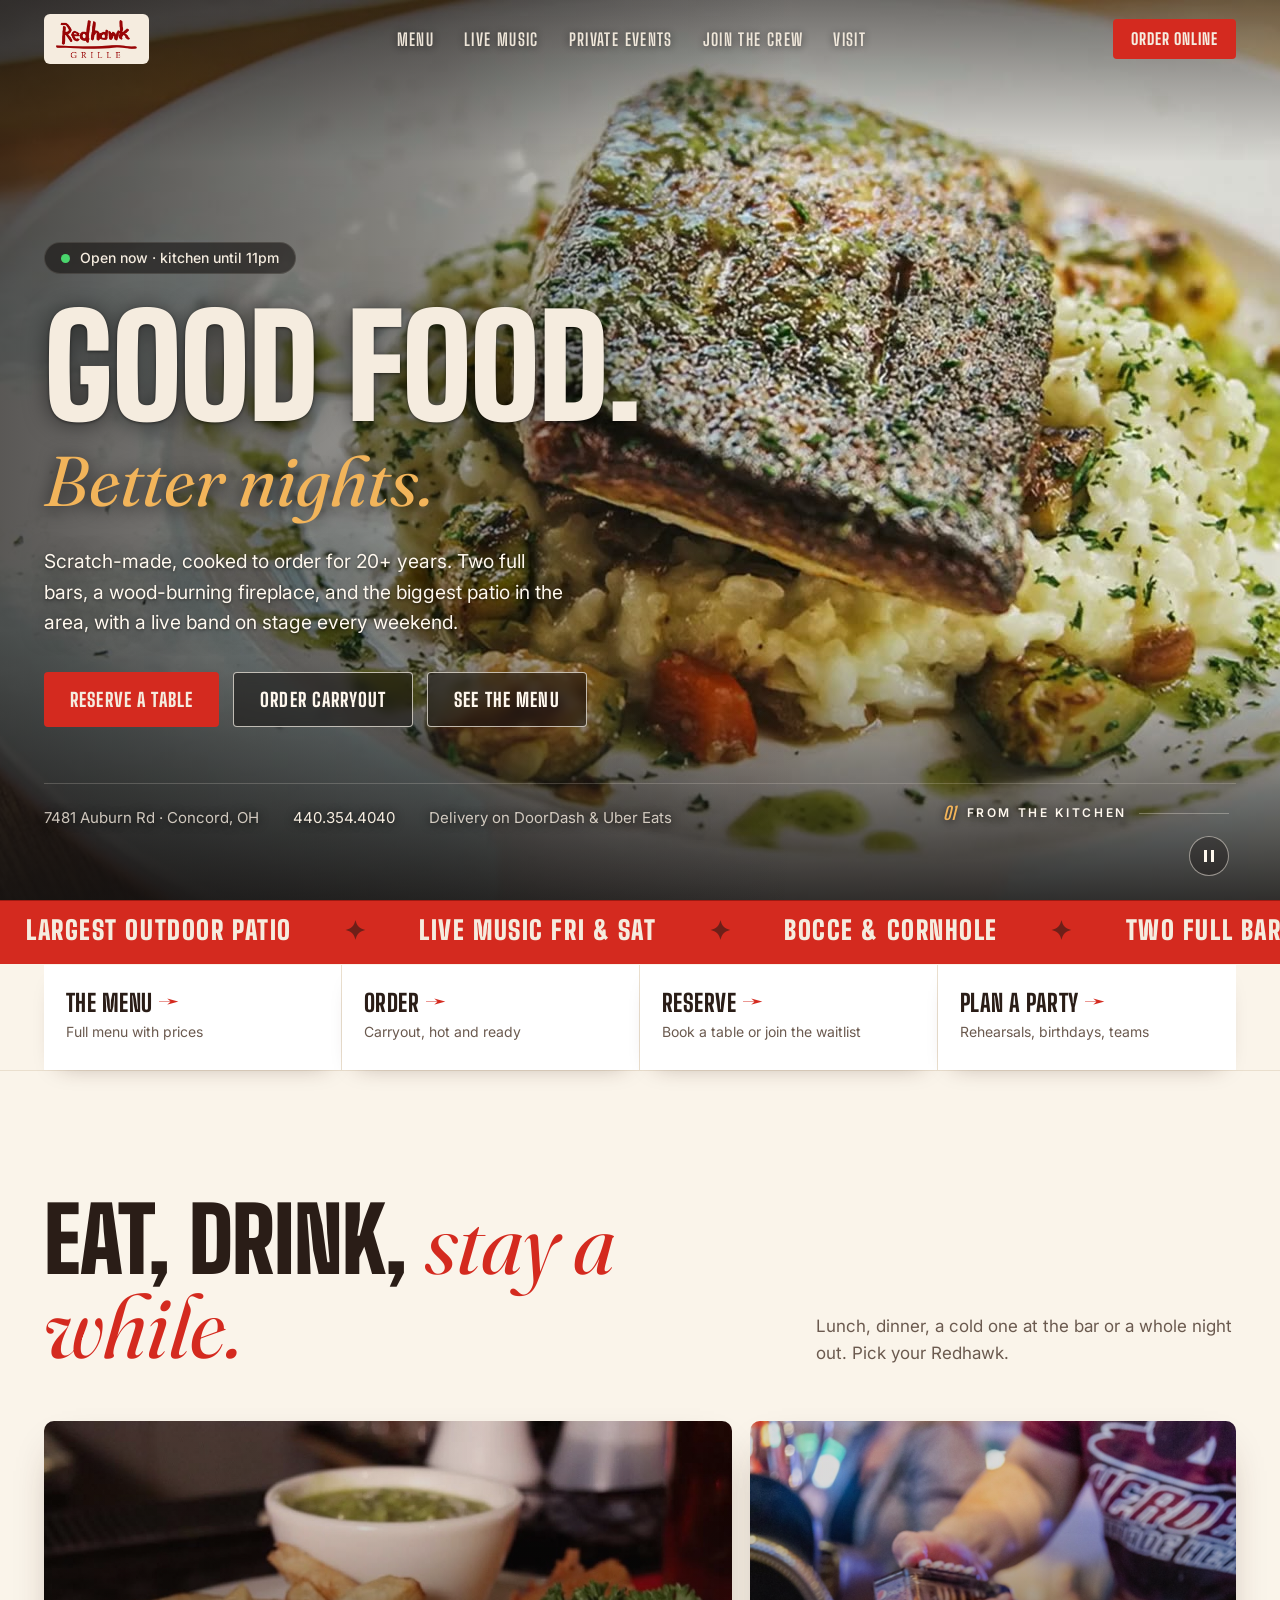
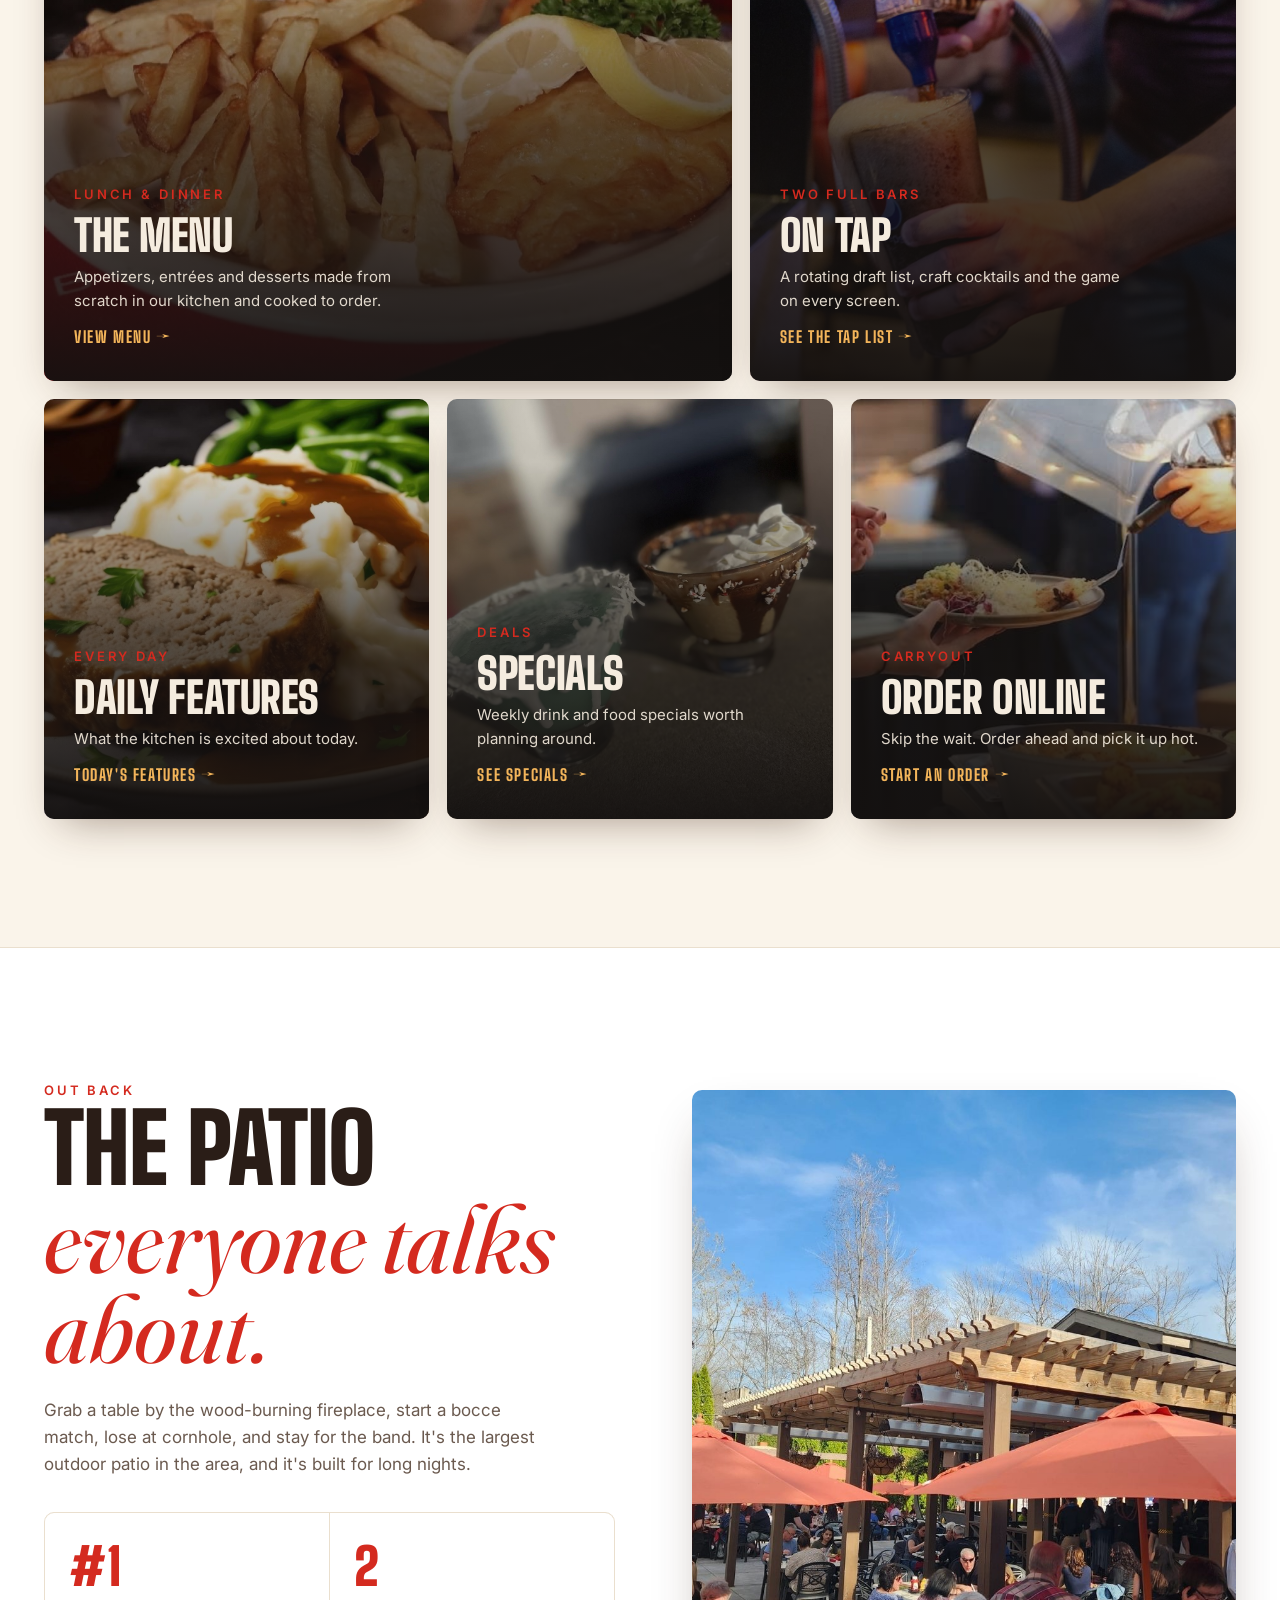
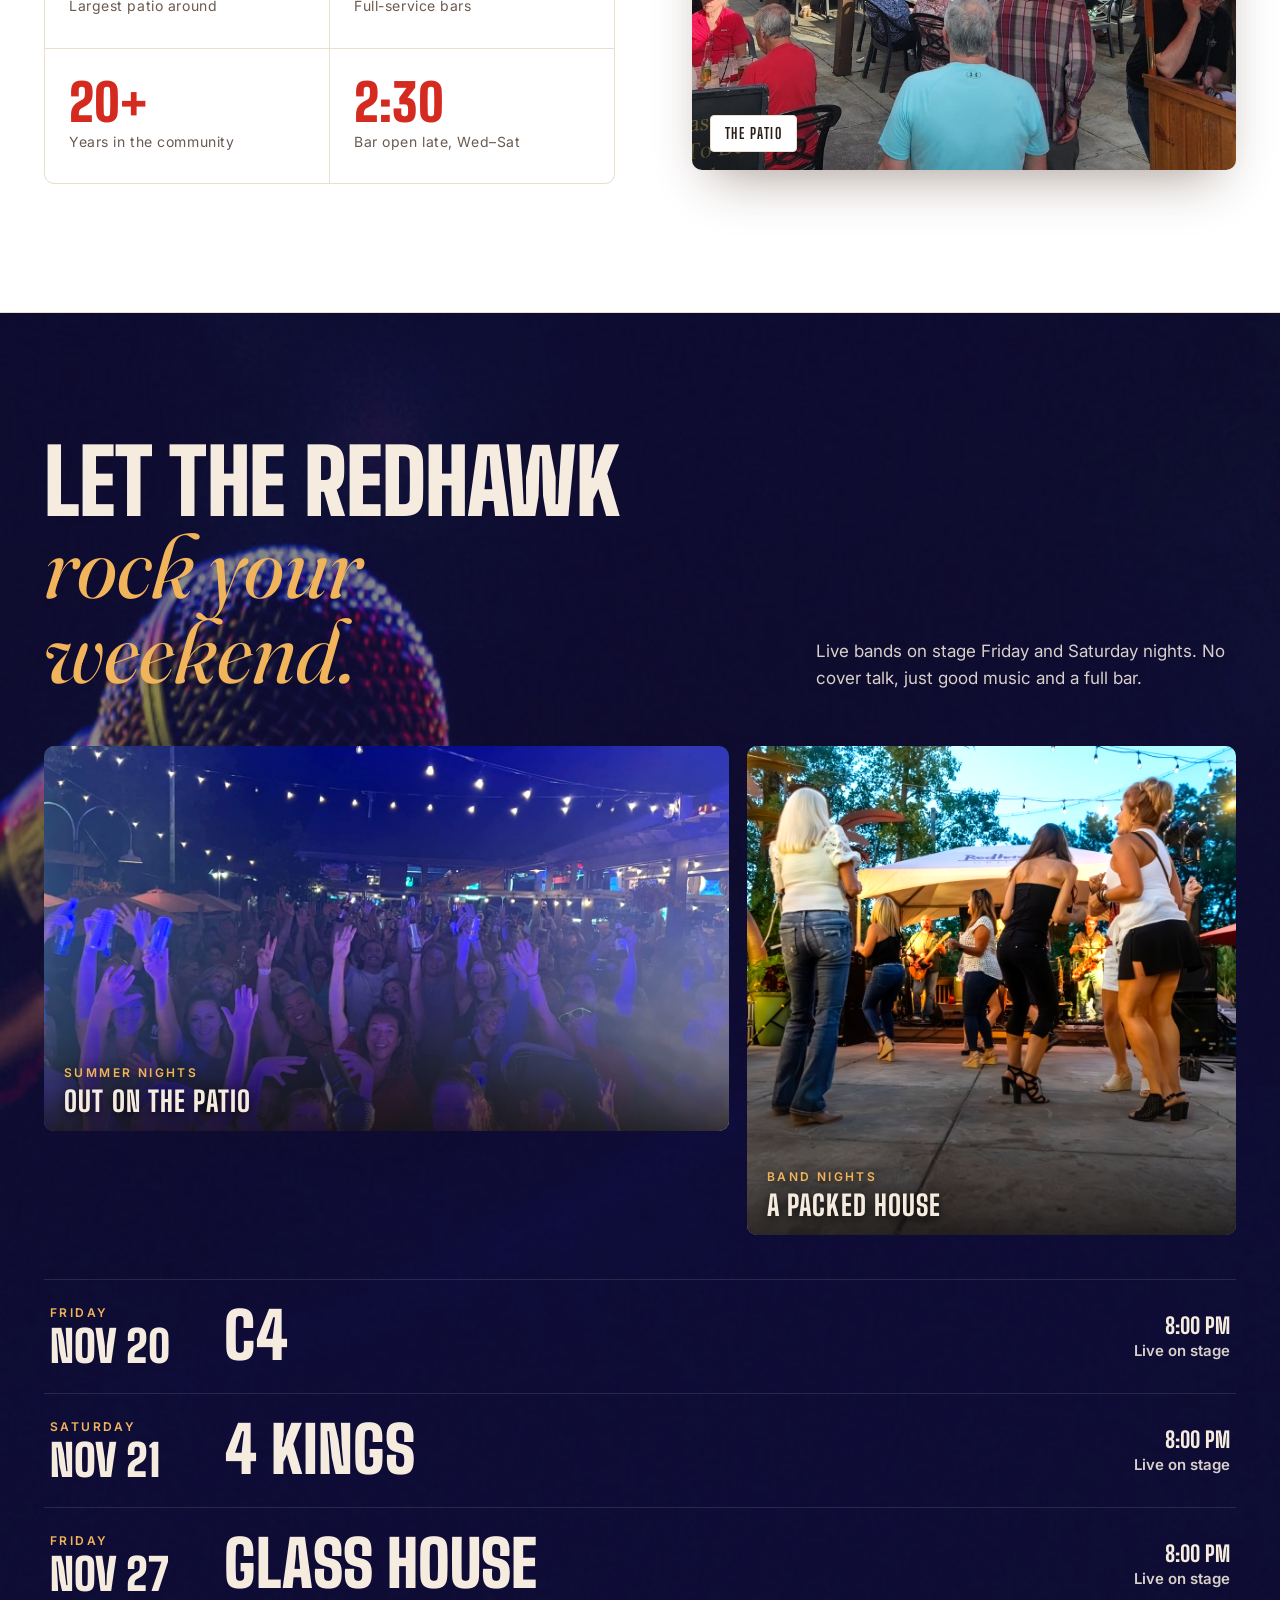
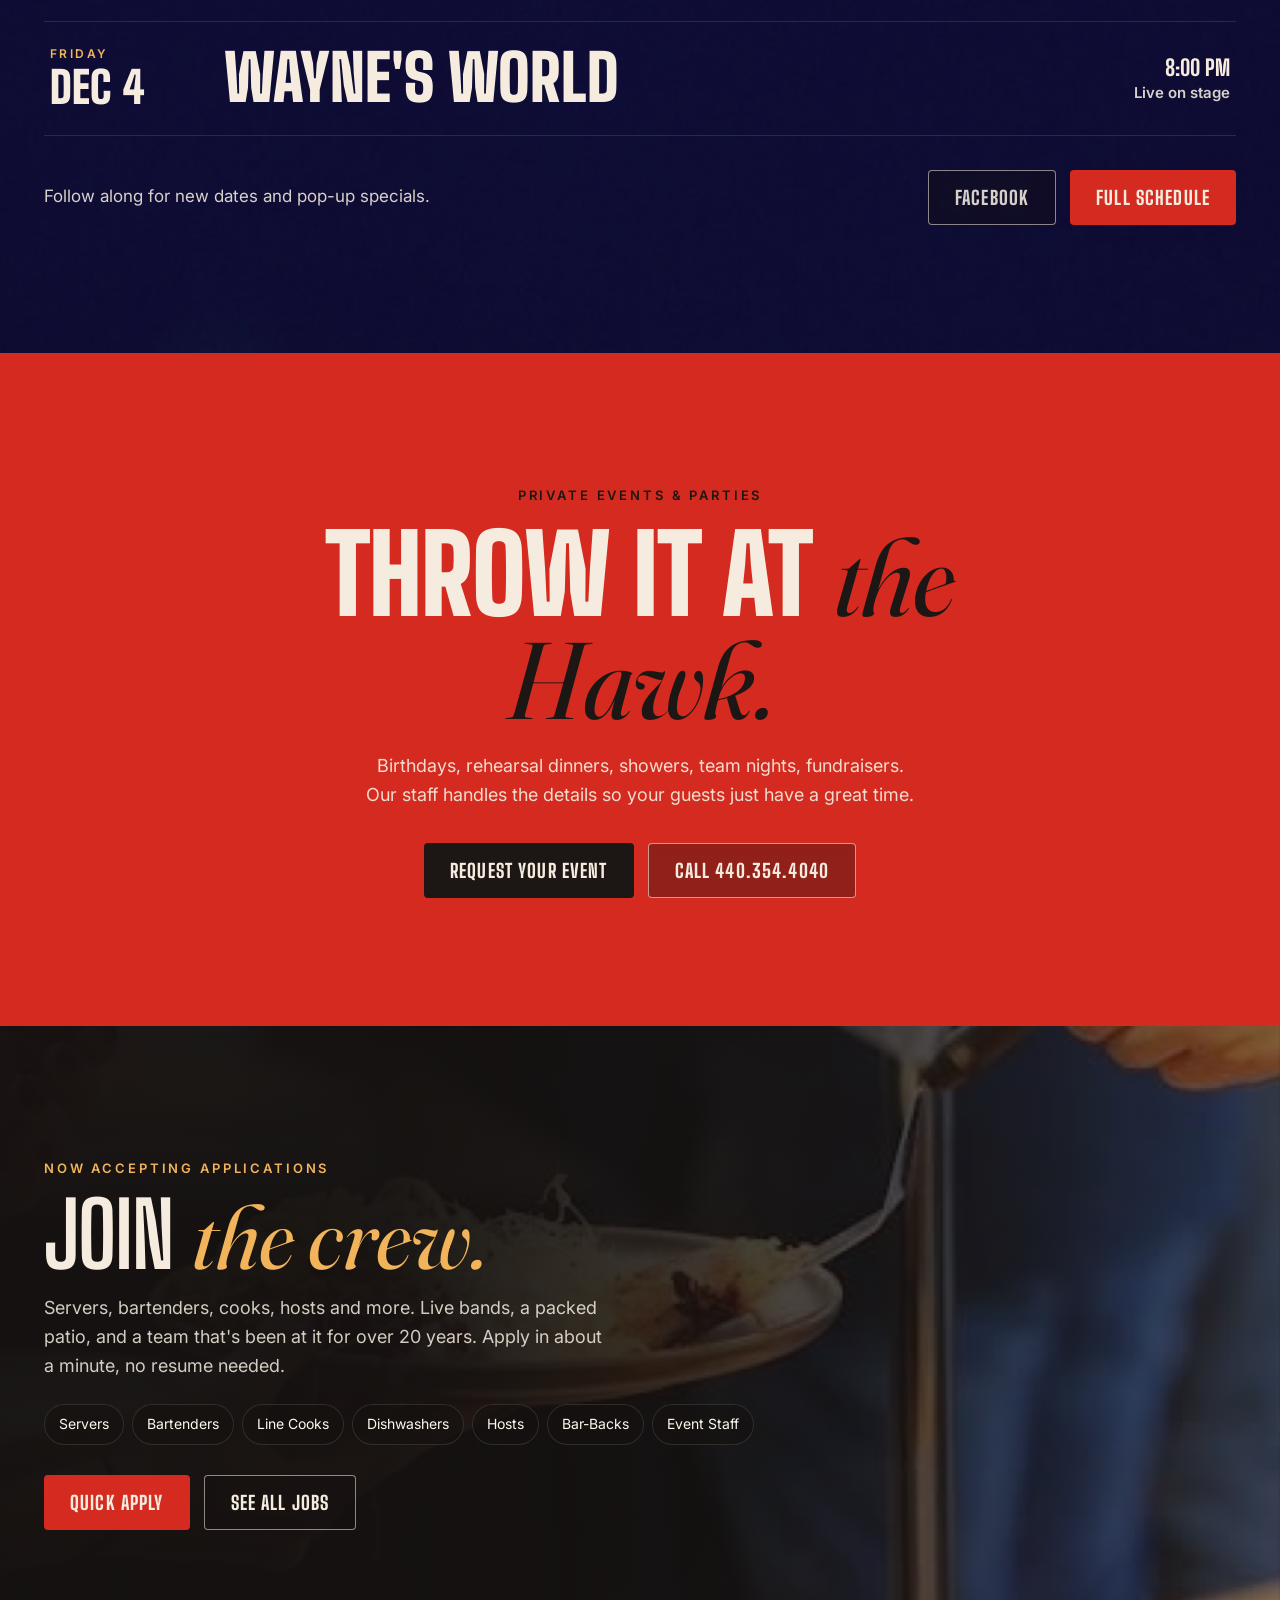
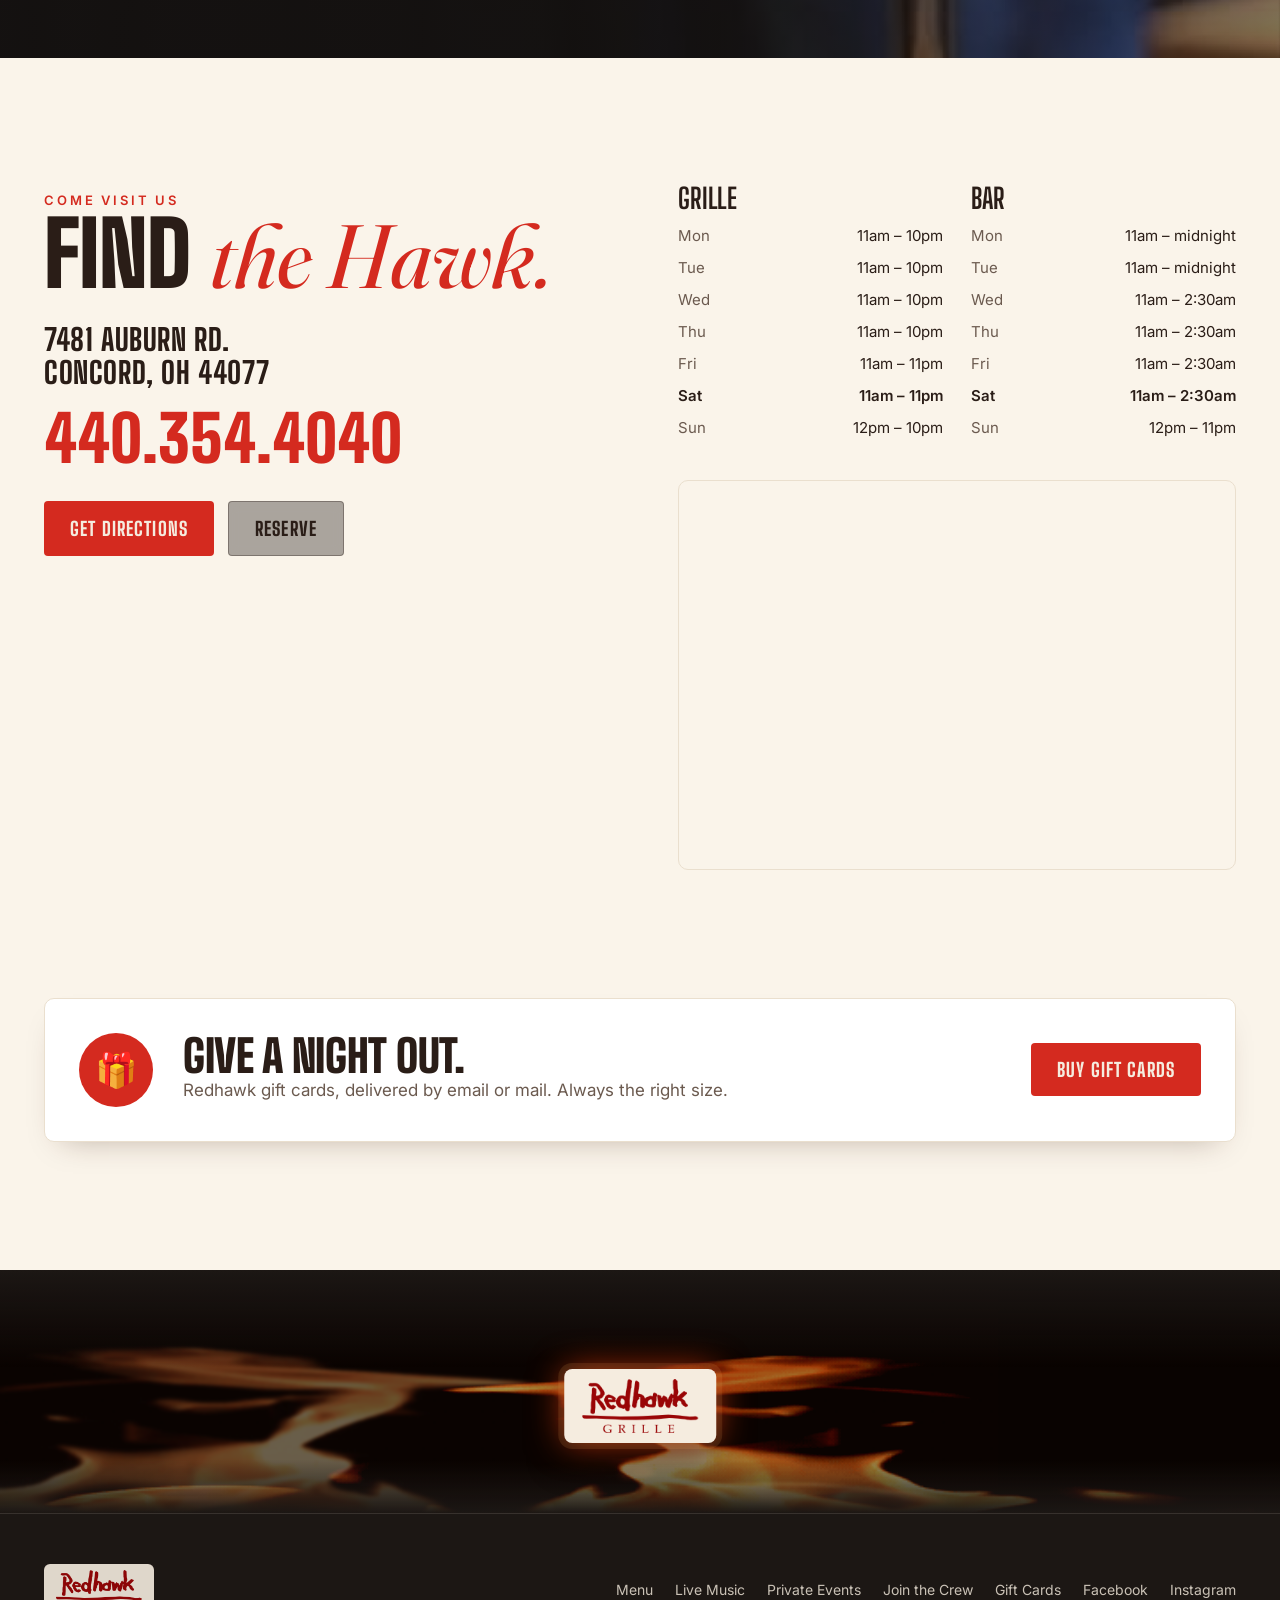
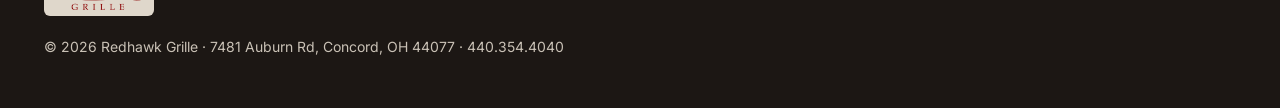
<file: index.html>
<!doctype html>
<html lang="en">
<head>
<meta charset="utf-8">
<meta name="viewport" content="width=device-width,initial-scale=1,viewport-fit=cover">
<title>Redhawk Grille | Restaurant, Bar &amp; Patio in Concord, OH</title>
<meta name="description" content="Redhawk Grille in Concord, Ohio: scratch-made food, two full-service bars, the area's largest outdoor patio, live music every weekend. Order online, reserve, or book your event. 440-354-4040.">
<meta name="robots" content="noindex,nofollow">
<link rel="preconnect" href="https://fonts.googleapis.com"><link rel="preconnect" href="https://fonts.gstatic.com" crossorigin>
<link href="https://fonts.googleapis.com/css2?family=Big+Shoulders+Display:wght@700;800;900&family=Fraunces:ital,opsz,wght@1,9..144,400;1,9..144,500&family=Inter:wght@400;500;600&display=swap" rel="stylesheet">
<script type="application/ld+json">
{"@context":"https://schema.org","@type":"Restaurant","name":"Redhawk Grille","telephone":"+1-440-354-4040","url":"https://www.redhawkgrille.com/","servesCuisine":"American","priceRange":"$$","acceptsReservations":"True",
"address":{"@type":"PostalAddress","streetAddress":"7481 Auburn Rd.","addressLocality":"Concord","addressRegion":"OH","postalCode":"44077","addressCountry":"US"},
"openingHoursSpecification":[
{"@type":"OpeningHoursSpecification","dayOfWeek":["Monday","Tuesday","Wednesday","Thursday"],"opens":"11:00","closes":"22:00"},
{"@type":"OpeningHoursSpecification","dayOfWeek":["Friday","Saturday"],"opens":"11:00","closes":"23:00"},
{"@type":"OpeningHoursSpecification","dayOfWeek":"Sunday","opens":"12:00","closes":"22:00"}],
"sameAs":["https://www.facebook.com/redhawkgrille"]}
</script>
<link rel="stylesheet" href="assets/site.css">
<link rel="stylesheet" href="assets/pages.css">
<link rel="canonical" href="https://www.redhawkgrille.com/">
</head>
<body>

<!-- SHARED:HEADER -->
<a class="skip" href="#main">Skip to content</a>
<header class="nav" id="nav"><div class="wrap">
  <a href="index.html" aria-label="Redhawk Grille home"><img src="assets/logo.png" alt="Redhawk Grille"></a>
  <ul><li><a href="menu.html">Menu</a></li><li><a href="index.html#music">Live Music</a></li><li><a href="private-events.html">Private Events</a></li><li><a href="careers.html">Join the Crew</a></li><li><a href="index.html#visit">Visit</a></li></ul>
  <a class="btn btn-p" href="https://oo.viguest.com/?siteName=redhawk">Order Online</a>
</div></header>
<!-- /SHARED:HEADER -->

<main id="main">
<section class="hero">
  <div class="hero-film" aria-hidden="true">
    <img class="hero-poster" src="assets/hero/hero-poster.jpg" alt="">
    <video id="heroFilm" muted loop playsinline autoplay preload="auto" poster="assets/hero/hero-poster.jpg">
      <source src="assets/hero/redhawk-hero.mp4" type="video/mp4">
    </video>
  </div>
  <div class="hero-shade" aria-hidden="true"></div>
  <div class="wrap">
    <div class="status" id="status"><b></b><span>Checking hours…</span></div>
    <h1>Good food. <em class="f">Better nights.</em></h1>
    <p class="lede">Scratch-made, cooked to order for 20+ years. Two full bars, a wood-burning fireplace, and the biggest patio in the area, with a live band on stage every weekend.</p>
    <div class="ctas">
      <a class="btn btn-p" href="https://www.yelp.com/reservations/redhawk-grille-painesville">Reserve a Table</a>
      <a class="btn btn-g" href="https://oo.viguest.com/?siteName=redhawk">Order Carryout</a>
      <a class="btn btn-g" href="menu.html">See the Menu</a>
    </div>
    <div class="hero-meta">
      <span>7481 Auburn Rd · Concord, OH</span>
      <a href="tel:4403544040">440.354.4040</a>
      <span>Delivery on DoorDash &amp; Uber Eats</span>
    </div>
  </div>
  <div class="hero-chapters" aria-hidden="true"><i id="chapNo">01</i><span id="chapTx">From the kitchen</span><b><em id="chapBar"></em></b></div>
  <button class="hero-pause" id="heroPause" type="button" aria-pressed="false" aria-label="Pause background video"><span></span></button>
</section>

<div class="marquee" aria-hidden="true"><div>
  <span>Largest Outdoor Patio</span><span class="d">✦</span><span>Live Music Fri &amp; Sat</span><span class="d">✦</span><span>Bocce &amp; Cornhole</span><span class="d">✦</span><span>Two Full Bars</span><span class="d">✦</span><span>Wood-Burning Fireplace</span><span class="d">✦</span><span>Bar Open Till 2:30am</span><span class="d">✦</span>
  <span>Largest Outdoor Patio</span><span class="d">✦</span><span>Live Music Fri &amp; Sat</span><span class="d">✦</span><span>Bocce &amp; Cornhole</span><span class="d">✦</span><span>Two Full Bars</span><span class="d">✦</span><span>Wood-Burning Fireplace</span><span class="d">✦</span><span>Bar Open Till 2:30am</span><span class="d">✦</span>
</div></div>

<nav class="dock light" aria-label="Quick choices"><div class="wrap">
  <a href="menu.html"><b>The Menu</b><span>Full menu with prices</span></a>
  <a href="https://oo.viguest.com/?siteName=redhawk"><b>Order</b><span>Carryout, hot and ready</span></a>
  <a href="https://www.yelp.com/reservations/redhawk-grille-painesville"><b>Reserve</b><span>Book a table or join the waitlist</span></a>
  <a href="private-events.html"><b>Plan a Party</b><span>Rehearsals, birthdays, teams</span></a>
</div></nav>

<section id="eat" class="light">
  <div class="wrap">
    <div class="head reveal">
      <h2>Eat, drink, <em class="f">stay a while.</em></h2>
      <p>Lunch, dinner, a cold one at the bar or a whole night out. Pick your Redhawk.</p>
    </div>
    <div class="grid">
      <a class="card c1 reveal" href="menu.html"><img src="assets/fb-fish-and-chips.jpg" alt="Fish and chips at Redhawk Grille" loading="lazy"><div class="in"><span class="eyebrow">Lunch &amp; Dinner</span><h3>The Menu</h3><p>Appetizers, entrées and desserts made from scratch in our kitchen and cooked to order.</p><span class="go">View menu →</span></div></a>
      <a class="card c2 reveal" href="https://www.redhawkgrille.com/tap-beer-list/"><img src="assets/rh-beer-pour.jpg" alt="A Redhawk server pouring a draft beer" loading="lazy"><div class="in"><span class="eyebrow">Two Full Bars</span><h3>On Tap</h3><p>A rotating draft list, craft cocktails and the game on every screen.</p><span class="go">See the tap list →</span></div></a>
      <a class="card c3 reveal" href="https://www.redhawkgrille.com/daily-features/"><img src="assets/fb-meatloaf.jpg" alt="Meatloaf with mashed potatoes, gravy and green beans" loading="lazy"><div class="in"><span class="eyebrow">Every Day</span><h3>Daily Features</h3><p>What the kitchen is excited about today.</p><span class="go">Today's features →</span></div></a>
      <a class="card c4 reveal" href="https://www.redhawkgrille.com/specials/"><img src="assets/fb-dessert-martinis.jpg" alt="Dessert martinis at Redhawk Grille" loading="lazy"><div class="in"><span class="eyebrow">Deals</span><h3>Specials</h3><p>Weekly drink and food specials worth planning around.</p><span class="go">See specials →</span></div></a>
      <a class="card c5 reveal" href="https://oo.viguest.com/?siteName=redhawk"><img src="assets/fb-plate-served.jpg" alt="Food being plated at Redhawk Grille" loading="lazy"><div class="in"><span class="eyebrow">Carryout</span><h3>Order Online</h3><p>Skip the wait. Order ahead and pick it up hot.</p><span class="go">Start an order →</span></div></a>
    </div>
  </div>
</section>

<section class="patio light">
  <div class="wrap">
    <div class="reveal">
      <span class="eyebrow">Out back</span>
      <h2>The patio <em class="f">everyone talks about.</em></h2>
      <p>Grab a table by the wood-burning fireplace, start a bocce match, lose at cornhole, and stay for the band. It's the largest outdoor patio in the area, and it's built for long nights.</p>
      <div class="feats">
        <div><strong>#1</strong><span>Largest patio around</span></div>
        <div><strong>2</strong><span>Full-service bars</span></div>
        <div><strong>20+</strong><span>Years in the community</span></div>
        <div><strong>2:30</strong><span>Bar open late, Wed–Sat</span></div>
      </div>
    </div>
    <div class="ph reveal"><img src="assets/rh-patio-day.jpg" alt="Guests on the Redhawk patio under the pergola and red umbrellas" loading="lazy"><span class="tag">The Patio</span></div>
  </div>
</section>

<section class="events" id="music">
  <div class="wrap">
    <div class="head reveal">
      <h2>Let the Redhawk <em class="f">rock your weekend.</em></h2>
      <p>Live bands on stage Friday and Saturday nights. No cover talk, just good music and a full bar.</p>
    </div>
    <div class="crowd reveal">
      <figure><img src="assets/rh-crowd-party.jpg" alt="A huge crowd cheering for the band on the Redhawk patio" loading="lazy"><figcaption><small>Summer nights</small>Out on the patio</figcaption></figure>
      <figure><img src="assets/rh-band-night.jpg" alt="Guests dancing to a live band on the Redhawk patio" loading="lazy"><figcaption><small>Band nights</small>A packed house</figcaption></figure>
    </div>
    <div class="ev reveal">
      <a href="https://www.redhawkgrille.com/event/c4-3/"><div class="dt"><small>Friday</small>Nov 20</div><div class="act">C4</div><div class="tm"><b>8:00 PM</b>Live on stage</div></a>
      <a href="https://www.redhawkgrille.com/event/4-kings-4/"><div class="dt"><small>Saturday</small>Nov 21</div><div class="act">4 Kings</div><div class="tm"><b>8:00 PM</b>Live on stage</div></a>
      <a href="https://www.redhawkgrille.com/event/glass-house/"><div class="dt"><small>Friday</small>Nov 27</div><div class="act">Glass House</div><div class="tm"><b>8:00 PM</b>Live on stage</div></a>
      <a href="https://www.redhawkgrille.com/events-specials/"><div class="dt"><small>Friday</small>Dec 4</div><div class="act">Wayne's World</div><div class="tm"><b>8:00 PM</b>Live on stage</div></a>
    </div>
    <div class="ev-foot reveal"><span>Follow along for new dates and pop-up specials.</span><div class="ctas"><a class="btn btn-g" href="https://www.facebook.com/redhawkgrille">Facebook</a><a class="btn btn-p" href="https://www.redhawkgrille.com/events-specials/">Full Schedule</a></div></div>
  </div>
</section>

<section class="book" id="book">
  <div class="wrap reveal">
    <span class="eyebrow">Private events &amp; parties</span>
    <h2>Throw it at <em class="f">the Hawk.</em></h2>
    <p>Birthdays, rehearsal dinners, showers, team nights, fundraisers. Our staff handles the details so your guests just have a great time.</p>
    <div class="ctas" style="justify-content:center">
      <a class="btn btn-p" href="private-events.html#request">Request Your Event</a>
      <a class="btn btn-g" href="tel:4403544040">Call 440.354.4040</a>
    </div>
  </div>
</section>

<section class="crew" id="crew">
  <img src="assets/fb-plate-served.jpg" alt="Redhawk kitchen crew plating food" loading="lazy">
  <div class="wrap reveal">
    <span class="eyebrow">Now accepting applications</span>
    <h2>Join <em class="f">the crew.</em></h2>
    <p>Servers, bartenders, cooks, hosts and more. Live bands, a packed patio, and a team that's been at it for over 20 years. Apply in about a minute, no resume needed.</p>
    <div class="rolechips"><span>Servers</span><span>Bartenders</span><span>Line Cooks</span><span>Dishwashers</span><span>Hosts</span><span>Bar-Backs</span><span>Event Staff</span></div>
    <div class="ctas"><a class="btn btn-p" href="careers.html#apply">Quick Apply</a><a class="btn btn-g" href="careers.html">See All Jobs</a></div>
  </div>
</section>

<section class="visit light" id="visit">
  <div class="wrap">
    <div class="reveal">
      <span class="eyebrow">Come visit us</span>
      <h2>Find <em class="f">the Hawk.</em></h2>
      <div class="addr">7481 Auburn Rd.<br>Concord, OH 44077</div>
      <a class="phone" href="tel:4403544040">440.354.4040</a>
      <div class="ctas"><a class="btn btn-p" href="https://www.google.com/maps/dir/?api=1&destination=7481+Auburn+Rd+Concord+OH+44077">Get Directions</a><a class="btn btn-g" href="https://www.yelp.com/reservations/redhawk-grille-painesville">Reserve</a></div>
    </div>
    <div class="reveal">
      <div class="hours">
        <div><h3>Grille</h3><dl id="hg"></dl></div>
        <div><h3>Bar</h3><dl id="hb"></dl></div>
      </div>
      <div class="map"><iframe title="Map to Redhawk Grille" loading="lazy" src="https://www.google.com/maps?q=7481+Auburn+Rd,+Concord,+OH+44077&output=embed"></iframe></div>
    </div>
  </div>
</section>

<section class="gift light">
  <div class="wrap"><div class="box reveal">
    <div class="ic" aria-hidden="true">🎁</div>
    <div><h3>Give a night out.</h3><p>Redhawk gift cards, delivered by email or mail. Always the right size.</p></div>
    <a class="btn btn-p" href="https://redhawkgrille.mygconline.com/">Buy Gift Cards</a>
  </div></div>
</section>
</main>

<div class="footfire" aria-hidden="true">
  <img class="fx-bed fx-bed-back" src="assets/effects/fire-motion-autostart.gif" alt="" loading="lazy">
  <img class="fx-bed" src="assets/effects/fire-motion-autostart.gif" alt="" loading="lazy">
  <div class="logo"><img src="assets/logo.png" alt=""></div>
</div>
<!-- SHARED:FOOTER -->
<footer><div class="wrap">
  <img src="assets/logo.png" alt="Redhawk Grille">
  <nav aria-label="Footer"><a href="menu.html">Menu</a><a href="index.html#music">Live Music</a><a href="private-events.html">Private Events</a><a href="careers.html">Join the Crew</a><a href="https://redhawkgrille.mygconline.com/">Gift Cards</a><a href="https://www.facebook.com/redhawkgrille">Facebook</a><a href="https://www.instagram.com/redhawkgrille/">Instagram</a></nav>
  <span>© <span id="yr"></span> Redhawk Grille · 7481 Auburn Rd, Concord, OH 44077 · <a href="tel:4403544040">440.354.4040</a></span>
</div></footer>
<nav class="sticky" aria-label="Quick actions">
  <a href="tel:4403544040">Call</a>
  <a href="https://oo.viguest.com/?siteName=redhawk">Order</a>
  <a href="https://www.yelp.com/reservations/redhawk-grille-painesville">Reserve</a>
</nav>
<!-- /SHARED:FOOTER -->

<script>window.HERO_CHAPTERS=[[0, "From the kitchen"], [3.35, "The koi pond"], [6.45, "The big patio"], [8.85, "Off the grill"], [12.15, "The dining room"], [14.05, "Band nights"]]</script>
<script>

// hours (from redhawkgrille.com/location). Index 0=Sun. [open,close] in decimal hours; close>24 = after midnight.
const days=['Sunday','Monday','Tuesday','Wednesday','Thursday','Friday','Saturday'];
const grille=[[12,22],[11,22],[11,22],[11,22],[11,22],[11,23],[11,23]];
const bar=[[12,23],[11,24],[11,24],[11,26.5],[11,26.5],[11,26.5],[11,26.5]];
const fmt=h=>{h=h%24;const m=Math.round((h%1)*60),hr=Math.floor(h),ap=hr>=12?'pm':'am',h12=hr%12||12;return h12+(m?':'+String(m).padStart(2,'0'):'')+ap};
function fill(id,t){const dl=document.getElementById(id),today=new Date().getDay();
  [1,2,3,4,5,6,0].forEach(d=>{const c=d===today?' class="today"':'';dl.insertAdjacentHTML('beforeend',`<dt${c}>${days[d].slice(0,3)}</dt><dd${c}>${fmt(t[d][0])} – ${t[d][1]===24?'midnight':fmt(t[d][1])}</dd>`)})}
fill('hg',grille);fill('hb',bar);
// live status in Concord, OH (America/New_York)
(function(){
  const now=new Date(new Date().toLocaleString('en-US',{timeZone:'America/New_York'}));
  const d=now.getDay(),h=now.getHours()+now.getMinutes()/60,prev=(d+6)%7;
  const st=document.getElementById('status'),txt=st.querySelector('span');
  const kitchenOpen=h>=grille[d][0]&&h<grille[d][1];
  const barOpen=(h>=bar[d][0]&&h<bar[d][1])||(bar[prev][1]>24&&h<bar[prev][1]-24);
  if(kitchenOpen){st.classList.add('open');txt.textContent='Open now · kitchen until '+fmt(grille[d][1])}
  else if(barOpen){st.classList.add('open');const c=h<bar[prev][1]-24?bar[prev][1]:bar[d][1];txt.textContent='Bar open now · until '+(c===24?'midnight':fmt(c))}
  else{const o=h<grille[d][0]?grille[d][0]:grille[(d+1)%7][0];txt.textContent='Closed now · opens '+(h<grille[d][0]?'today ':'tomorrow ')+'at '+fmt(o)}
})();


// hero film: fade in on real playback, chapters, pause, offscreen pause, Safari retries
(function(){
  const v=document.getElementById('heroFilm');if(!v)return;
  const btn=document.getElementById('heroPause'),no=document.getElementById('chapNo'),tx=document.getElementById('chapTx'),bar=document.getElementById('chapBar');
  const CH=window.HERO_CHAPTERS||[[0,'From the kitchen']];
  const rm=matchMedia('(prefers-reduced-motion: reduce)').matches;let userPaused=rm,last=-1;
  v.addEventListener('playing',()=>v.classList.add('playing'));
  const tryPlay=()=>{if(!userPaused&&v.paused){const p=v.play();p&&p.catch(()=>{})}};
  if(rm){v.removeAttribute('autoplay');v.pause();btn.setAttribute('aria-pressed','true')}
  v.addEventListener('canplay',tryPlay);document.addEventListener('visibilitychange',tryPlay);addEventListener('focus',tryPlay);
  addEventListener('pointerdown',e=>{if(!e.target.closest('.hero-pause'))tryPlay()},{once:true});
  btn.addEventListener('click',()=>{userPaused=!v.paused;if(userPaused){v.pause()}else{v.style.display='block';v.play().catch(()=>{})}btn.setAttribute('aria-pressed',userPaused);btn.setAttribute('aria-label',userPaused?'Play background video':'Pause background video')});
  if('IntersectionObserver' in window)new IntersectionObserver(es=>es.forEach(e=>{e.isIntersecting?tryPlay():v.pause()}),{threshold:.1}).observe(v);
  v.addEventListener('timeupdate',()=>{const t=v.currentTime;let i=0;CH.forEach((c,k)=>{if(t>=c[0])i=k});
    const s=CH[i][0],e=(CH[i+1]||[v.duration||t+1])[0];bar.style.width=Math.min(100,(t-s)/(e-s)*100)+'%';
    if(i!==last){last=i;tx.style.opacity=0;setTimeout(()=>{no.textContent=String(i+1).padStart(2,'0');tx.textContent=CH[i][1];tx.style.opacity=1},350)}});
})();
</script>
<script src="assets/site.js"></script>
</body>
</html>
</file>
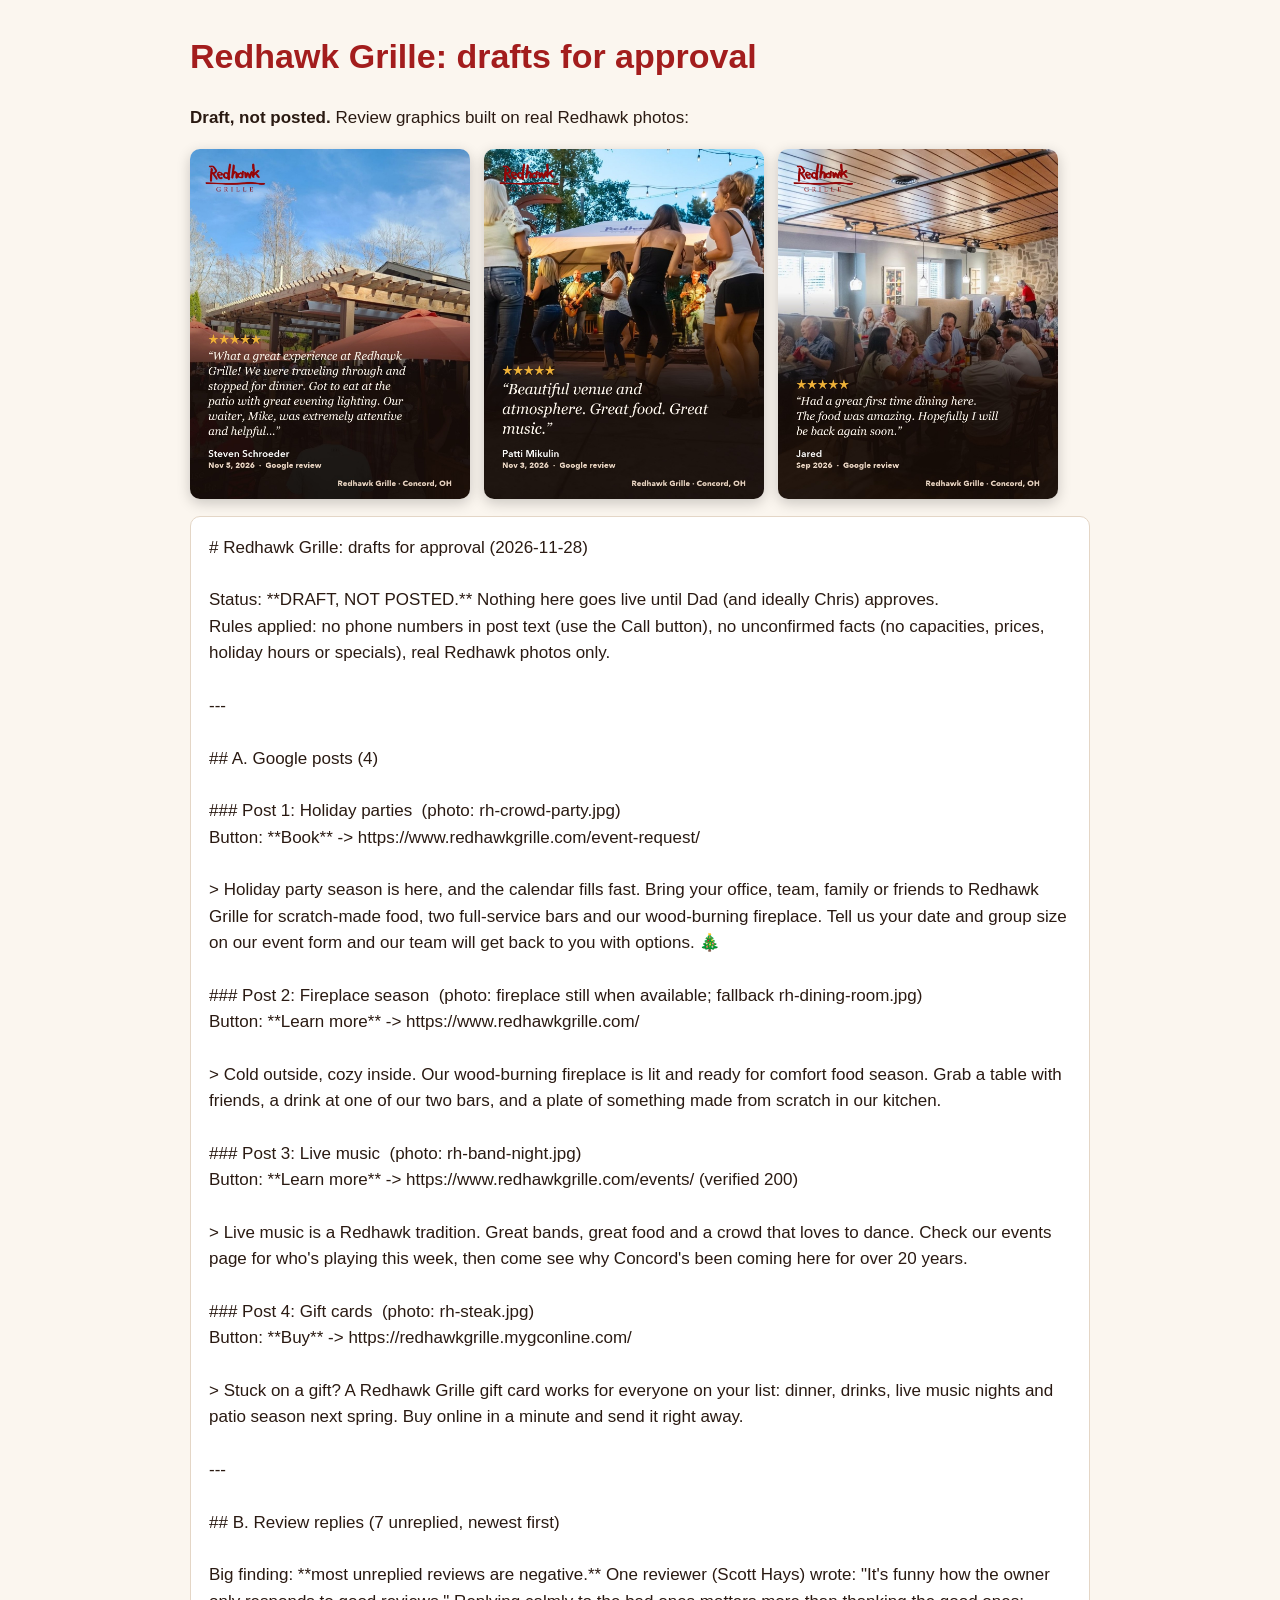
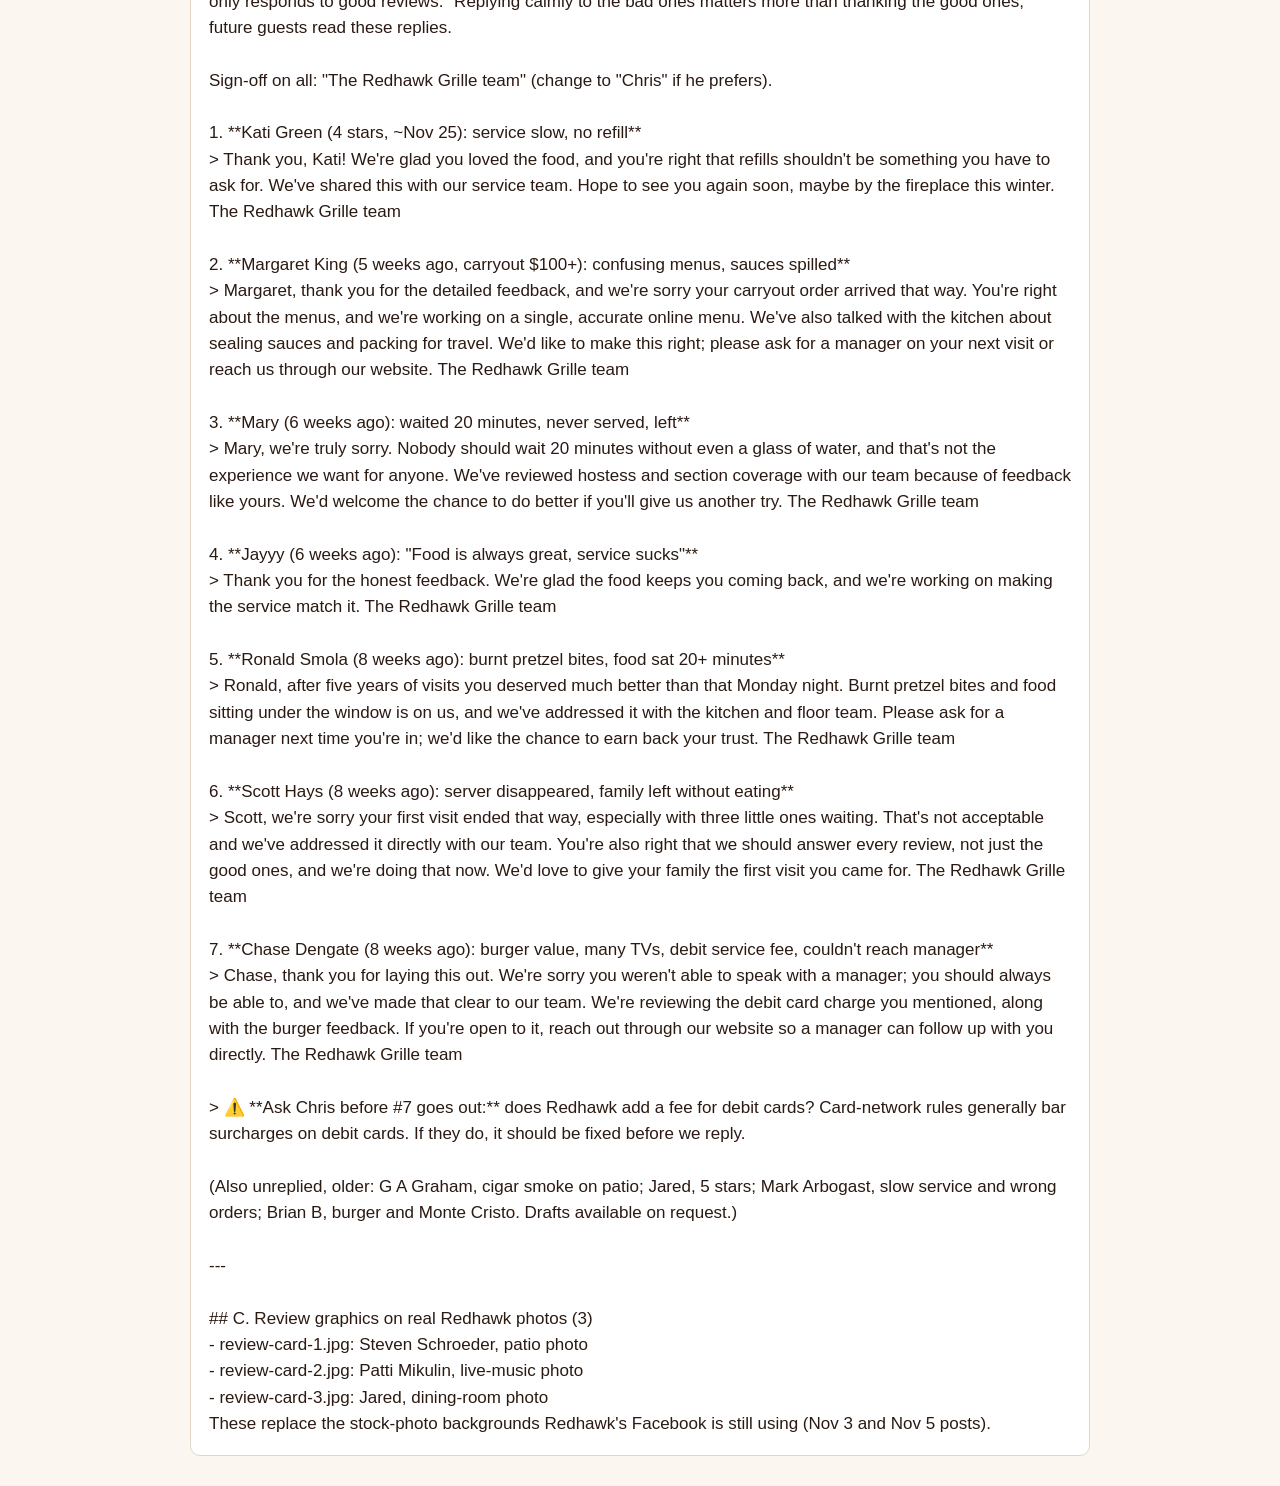
<file: drafts/index.html>
<!doctype html><meta charset=utf-8><meta name=viewport content="width=device-width,initial-scale=1"><meta name=robots content=noindex><title>Redhawk drafts for approval</title>
<style>body{font:17px/1.55 -apple-system,Segoe UI,sans-serif;max-width:900px;margin:30px auto;padding:0 18px;color:#2a1a12;background:#fbf6ef}h1{color:#a31d1d}.cards{display:flex;gap:14px;flex-wrap:wrap}.cards img{width:280px;border-radius:10px;box-shadow:0 4px 14px #0003}pre{white-space:pre-wrap;font:inherit;background:#fff;border:1px solid #e4d6c6;border-radius:10px;padding:18px}</style>
<h1>Redhawk Grille: drafts for approval</h1><p><b>Draft, not posted.</b> Review graphics built on real Redhawk photos:</p>
<div class=cards><img src="review-card-1.jpg"><img src="review-card-2.jpg"><img src="review-card-3.jpg"></div><pre># Redhawk Grille: drafts for approval (2026-11-28)

Status: **DRAFT, NOT POSTED.** Nothing here goes live until Dad (and ideally Chris) approves.
Rules applied: no phone numbers in post text (use the Call button), no unconfirmed facts (no capacities, prices, holiday hours or specials), real Redhawk photos only.

---

## A. Google posts (4)

### Post 1: Holiday parties  (photo: rh-crowd-party.jpg)
Button: **Book** -&gt; https://www.redhawkgrille.com/event-request/

&gt; Holiday party season is here, and the calendar fills fast. Bring your office, team, family or friends to Redhawk Grille for scratch-made food, two full-service bars and our wood-burning fireplace. Tell us your date and group size on our event form and our team will get back to you with options. 🎄

### Post 2: Fireplace season  (photo: fireplace still when available; fallback rh-dining-room.jpg)
Button: **Learn more** -&gt; https://www.redhawkgrille.com/

&gt; Cold outside, cozy inside. Our wood-burning fireplace is lit and ready for comfort food season. Grab a table with friends, a drink at one of our two bars, and a plate of something made from scratch in our kitchen.

### Post 3: Live music  (photo: rh-band-night.jpg)
Button: **Learn more** -&gt; https://www.redhawkgrille.com/events/ (verified 200)

&gt; Live music is a Redhawk tradition. Great bands, great food and a crowd that loves to dance. Check our events page for who&#x27;s playing this week, then come see why Concord&#x27;s been coming here for over 20 years.

### Post 4: Gift cards  (photo: rh-steak.jpg)
Button: **Buy** -&gt; https://redhawkgrille.mygconline.com/

&gt; Stuck on a gift? A Redhawk Grille gift card works for everyone on your list: dinner, drinks, live music nights and patio season next spring. Buy online in a minute and send it right away.

---

## B. Review replies (7 unreplied, newest first)

Big finding: **most unreplied reviews are negative.** One reviewer (Scott Hays) wrote: &quot;It&#x27;s funny how the owner only responds to good reviews.&quot; Replying calmly to the bad ones matters more than thanking the good ones; future guests read these replies.

Sign-off on all: &quot;The Redhawk Grille team&quot; (change to &quot;Chris&quot; if he prefers).

1. **Kati Green (4 stars, ~Nov 25): service slow, no refill**
&gt; Thank you, Kati! We&#x27;re glad you loved the food, and you&#x27;re right that refills shouldn&#x27;t be something you have to ask for. We&#x27;ve shared this with our service team. Hope to see you again soon, maybe by the fireplace this winter. The Redhawk Grille team

2. **Margaret King (5 weeks ago, carryout $100+): confusing menus, sauces spilled**
&gt; Margaret, thank you for the detailed feedback, and we&#x27;re sorry your carryout order arrived that way. You&#x27;re right about the menus, and we&#x27;re working on a single, accurate online menu. We&#x27;ve also talked with the kitchen about sealing sauces and packing for travel. We&#x27;d like to make this right; please ask for a manager on your next visit or reach us through our website. The Redhawk Grille team

3. **Mary (6 weeks ago): waited 20 minutes, never served, left**
&gt; Mary, we&#x27;re truly sorry. Nobody should wait 20 minutes without even a glass of water, and that&#x27;s not the experience we want for anyone. We&#x27;ve reviewed hostess and section coverage with our team because of feedback like yours. We&#x27;d welcome the chance to do better if you&#x27;ll give us another try. The Redhawk Grille team

4. **Jayyy (6 weeks ago): &quot;Food is always great, service sucks&quot;**
&gt; Thank you for the honest feedback. We&#x27;re glad the food keeps you coming back, and we&#x27;re working on making the service match it. The Redhawk Grille team

5. **Ronald Smola (8 weeks ago): burnt pretzel bites, food sat 20+ minutes**
&gt; Ronald, after five years of visits you deserved much better than that Monday night. Burnt pretzel bites and food sitting under the window is on us, and we&#x27;ve addressed it with the kitchen and floor team. Please ask for a manager next time you&#x27;re in; we&#x27;d like the chance to earn back your trust. The Redhawk Grille team

6. **Scott Hays (8 weeks ago): server disappeared, family left without eating**
&gt; Scott, we&#x27;re sorry your first visit ended that way, especially with three little ones waiting. That&#x27;s not acceptable and we&#x27;ve addressed it directly with our team. You&#x27;re also right that we should answer every review, not just the good ones, and we&#x27;re doing that now. We&#x27;d love to give your family the first visit you came for. The Redhawk Grille team

7. **Chase Dengate (8 weeks ago): burger value, many TVs, debit service fee, couldn&#x27;t reach manager**
&gt; Chase, thank you for laying this out. We&#x27;re sorry you weren&#x27;t able to speak with a manager; you should always be able to, and we&#x27;ve made that clear to our team. We&#x27;re reviewing the debit card charge you mentioned, along with the burger feedback. If you&#x27;re open to it, reach out through our website so a manager can follow up with you directly. The Redhawk Grille team

&gt; ⚠️ **Ask Chris before #7 goes out:** does Redhawk add a fee for debit cards? Card-network rules generally bar surcharges on debit cards. If they do, it should be fixed before we reply.

(Also unreplied, older: G A Graham, cigar smoke on patio; Jared, 5 stars; Mark Arbogast, slow service and wrong orders; Brian B, burger and Monte Cristo. Drafts available on request.)

---

## C. Review graphics on real Redhawk photos (3)
- review-card-1.jpg: Steven Schroeder, patio photo
- review-card-2.jpg: Patti Mikulin, live-music photo
- review-card-3.jpg: Jared, dining-room photo
These replace the stock-photo backgrounds Redhawk&#x27;s Facebook is still using (Nov 3 and Nov 5 posts).
</pre>
</file>
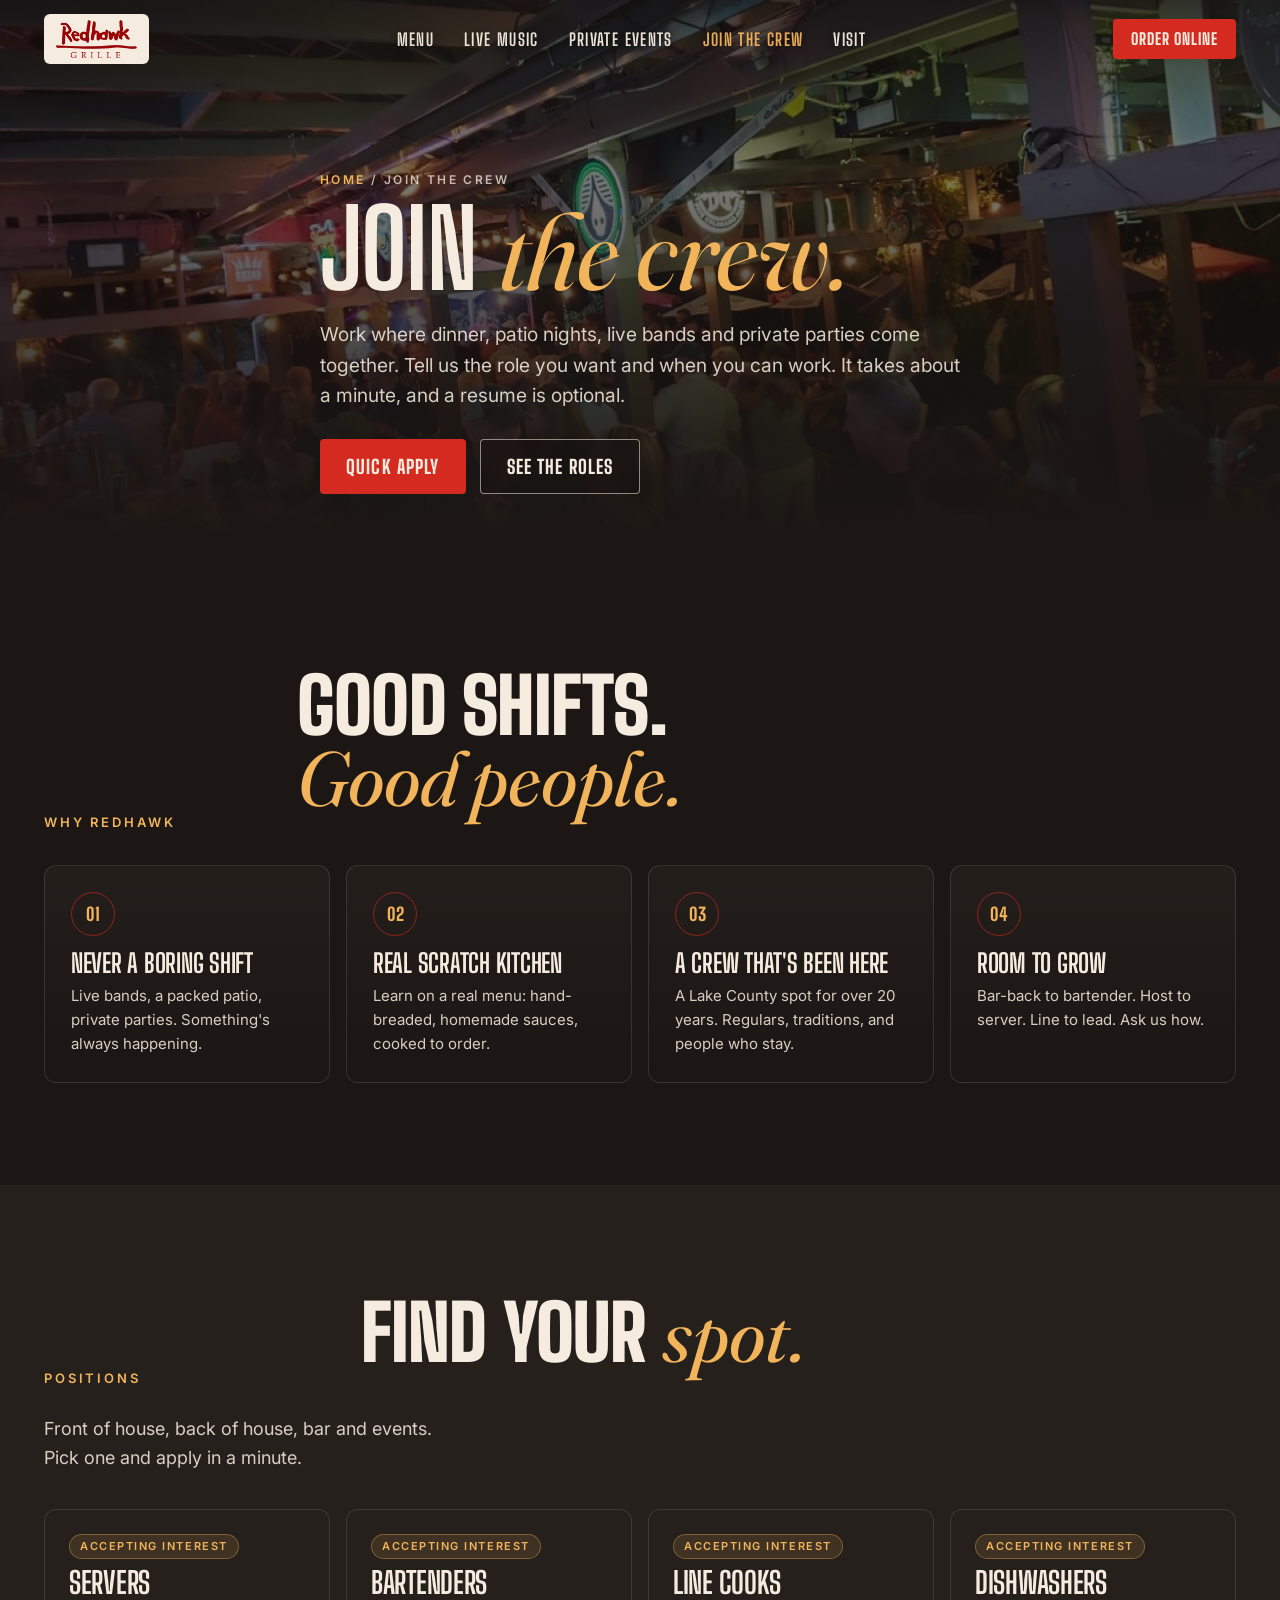
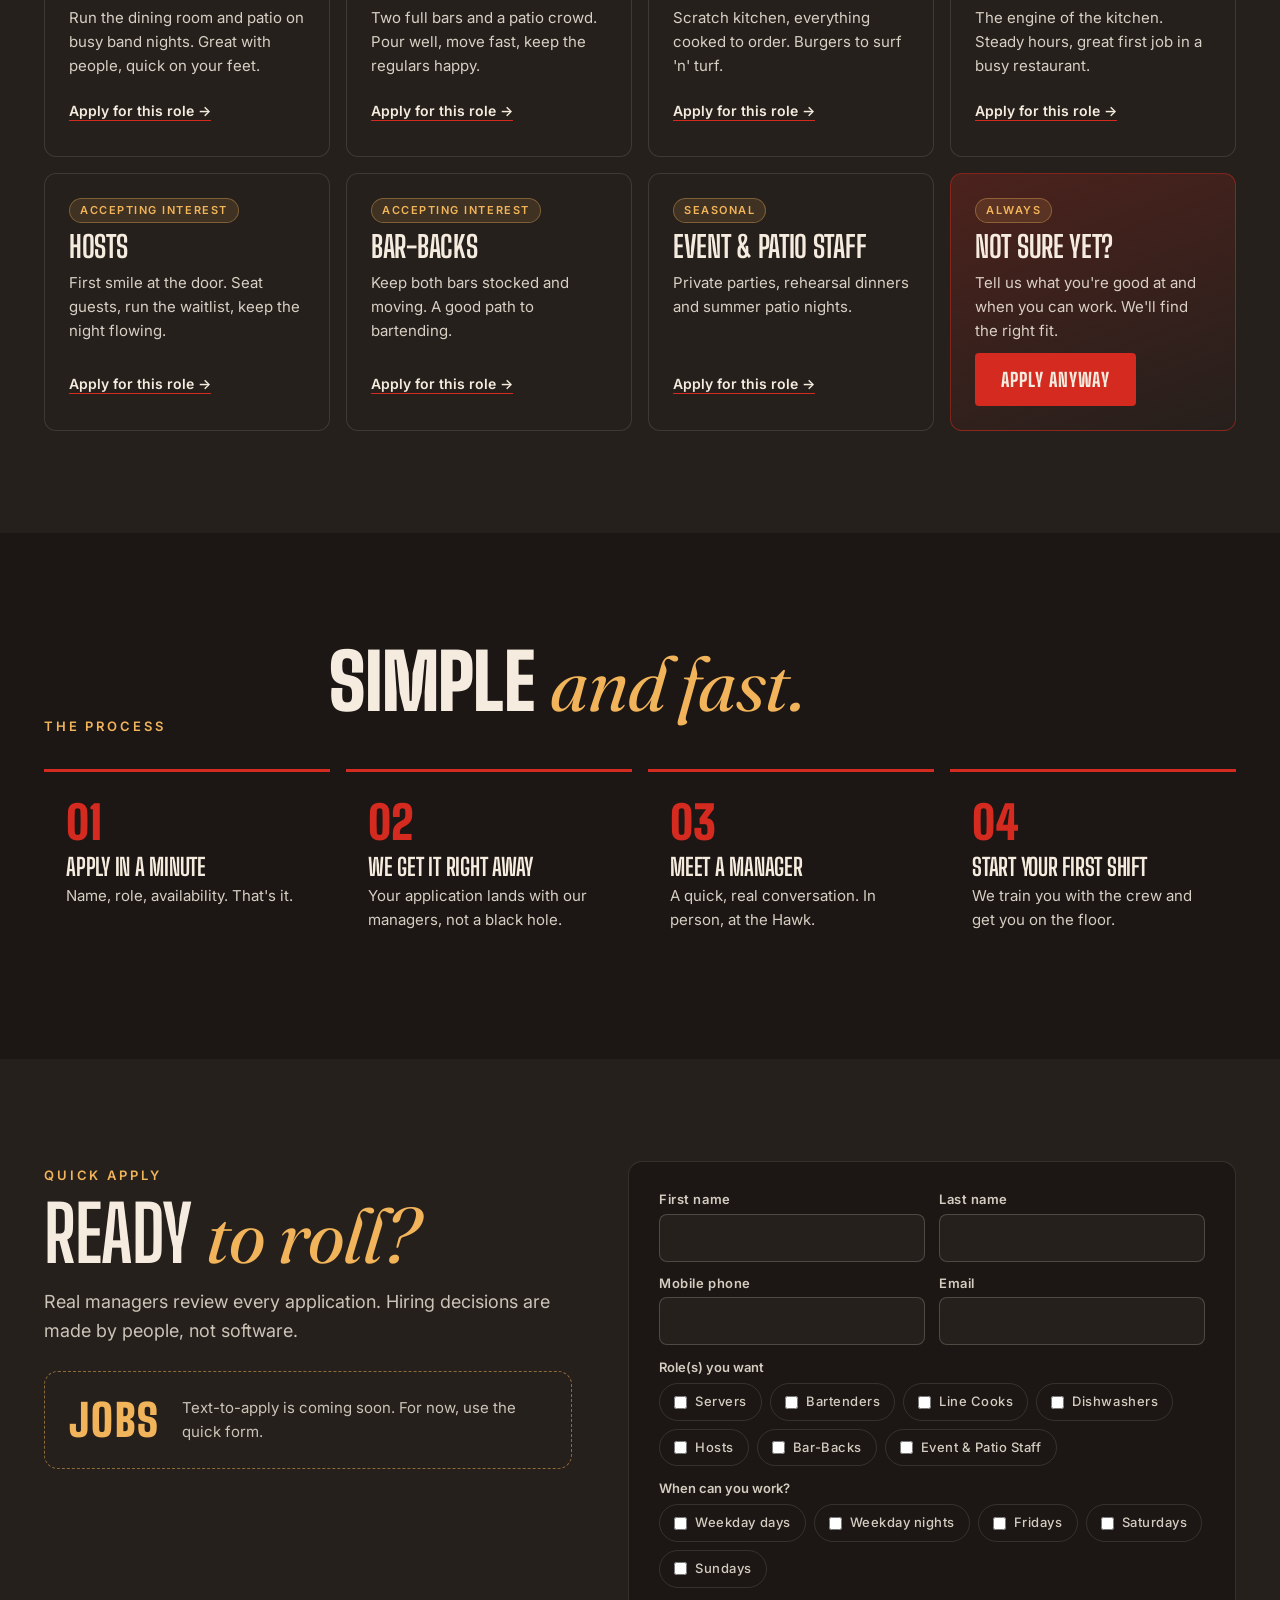
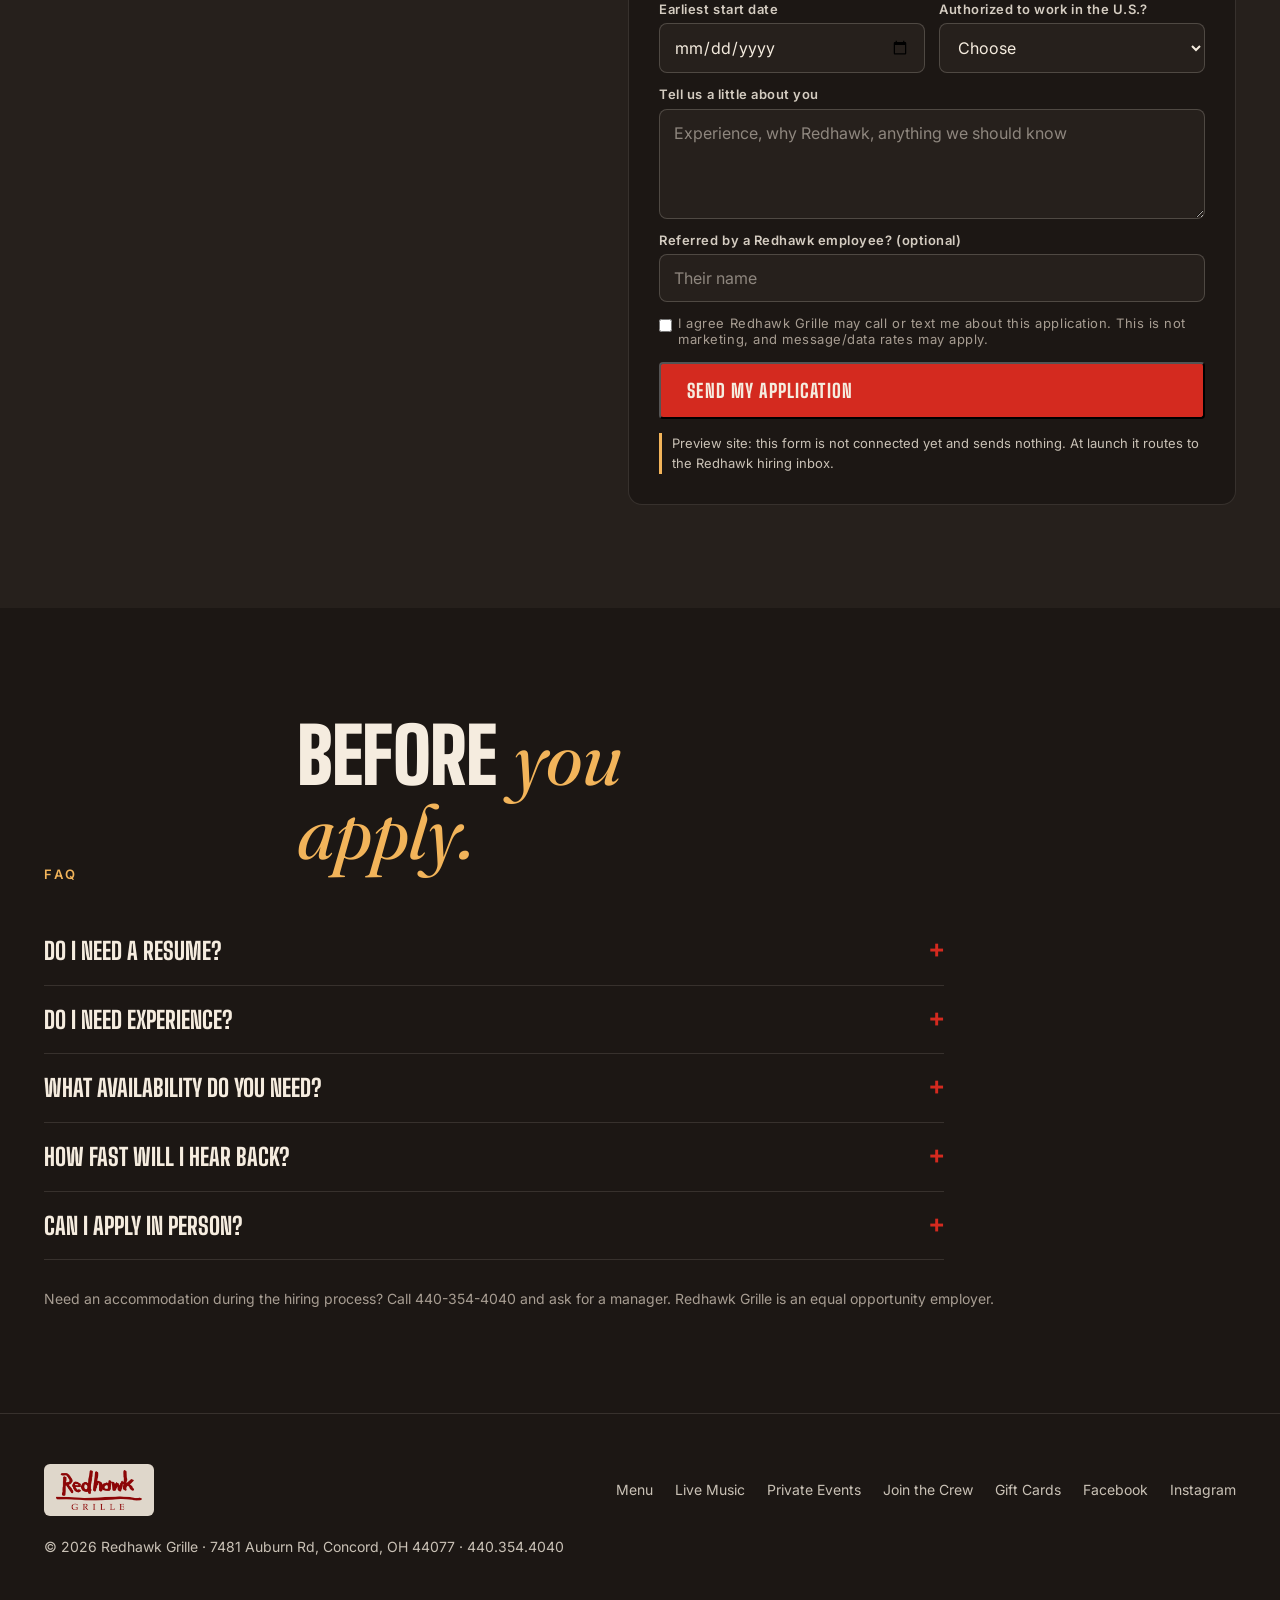
<file: careers.html>
<!doctype html>
<html lang="en">
<head>
<meta charset="utf-8">
<meta name="viewport" content="width=device-width,initial-scale=1,viewport-fit=cover">
<title>Jobs at Redhawk Grille | Servers, Bartenders, Cooks in Concord OH</title>
<meta name="description" content="Join the crew at Redhawk Grille in Concord, OH. Servers, bartenders, line cooks, dishwashers, hosts, bar-backs and event staff. Quick 1-minute application, no resume required.">
<meta name="robots" content="noindex,nofollow">
<link rel="canonical" href="https://www.redhawkgrille.com/careers/">
<meta property="og:title" content="Jobs at Redhawk Grille | Servers, Bartenders, Cooks in Concord OH"><meta property="og:description" content="Join the crew at Redhawk Grille in Concord, OH. Servers, bartenders, line cooks, dishwashers, hosts, bar-backs and event staff. Quick 1-minute application, no resume required."><meta property="og:type" content="website">
<link rel="preconnect" href="https://fonts.googleapis.com"><link rel="preconnect" href="https://fonts.gstatic.com" crossorigin>
<link href="https://fonts.googleapis.com/css2?family=Big+Shoulders+Display:wght@700;800;900&family=Fraunces:ital,opsz,wght@1,9..144,400;1,9..144,500&family=Inter:wght@400;500;600&display=swap" rel="stylesheet">
<link rel="stylesheet" href="assets/site.css"><link rel="stylesheet" href="assets/pages.css">
<script type="application/ld+json">{"@context": "https://schema.org", "@type": "Restaurant", "@id": "https://www.redhawkgrille.com/#restaurant", "name": "Redhawk Grille", "telephone": "+1-440-354-4040", "url": "https://www.redhawkgrille.com/", "servesCuisine": "American", "priceRange": "$$", "acceptsReservations": "https://www.yelp.com/reservations/redhawk-grille-painesville", "hasMenu": "https://www.redhawkgrille.com/menu/", "address": {"@type": "PostalAddress", "streetAddress": "7481 Auburn Rd.", "addressLocality": "Concord", "addressRegion": "OH", "postalCode": "44077", "addressCountry": "US"}, "sameAs": ["https://www.facebook.com/redhawkgrille", "https://www.instagram.com/redhawkgrille/"]}</script>
</head>
<body class="inner">
<!-- SHARED:HEADER -->
<a class="skip" href="#main">Skip to content</a>
<header class="nav" id="nav"><div class="wrap">
  <a href="index.html" aria-label="Redhawk Grille home"><img src="assets/logo.png" alt="Redhawk Grille"></a>
  <ul><li><a href="menu.html">Menu</a></li><li><a href="index.html#music">Live Music</a></li><li><a href="private-events.html">Private Events</a></li><li><a href="careers.html" aria-current="page">Join the Crew</a></li><li><a href="index.html#visit">Visit</a></li></ul>
  <a class="btn btn-p" href="https://oo.viguest.com/?siteName=redhawk">Order Online</a>
</div></header>
<!-- /SHARED:HEADER -->
<main id="main">

<section class="phero"><img src="assets/ig-packed-bar.jpg" alt="A busy night at the Redhawk Grille bar">
 <div class="wrap"><div class="crumbs"><a href="index.html">Home</a> / Join the Crew</div>
  <h1>Join <em class="f">the crew.</em></h1>
  <p class="lead">Work where dinner, patio nights, live bands and private parties come together. Tell us the role you want and when you can work. It takes about a minute, and a resume is optional.</p>
  <div class="ctas"><a class="btn btn-p" href="#apply">Quick Apply</a><a class="btn btn-g" href="#roles">See the Roles</a></div>
 </div></section>
<section class="sec"><div class="wrap"><div class="head reveal"><span class="eyebrow">Why Redhawk</span><h2>Good shifts. <em class="f">Good people.</em></h2></div><div class="tiles"><div class="tile reveal"><div class="ic" aria-hidden="true"></div><h3>Never a boring shift</h3><p>Live bands, a packed patio, private parties. Something&#x27;s always happening.</p></div><div class="tile reveal"><div class="ic" aria-hidden="true"></div><h3>Real scratch kitchen</h3><p>Learn on a real menu: hand-breaded, homemade sauces, cooked to order.</p></div><div class="tile reveal"><div class="ic" aria-hidden="true"></div><h3>A crew that&#x27;s been here</h3><p>A Lake County spot for over 20 years. Regulars, traditions, and people who stay.</p></div><div class="tile reveal"><div class="ic" aria-hidden="true"></div><h3>Room to grow</h3><p>Bar-back to bartender. Host to server. Line to lead. Ask us how.</p></div></div></div></section>
<section class="sec alt" id="roles"><div class="wrap"><div class="head reveal"><span class="eyebrow">Positions</span><h2>Find your <em class="f">spot.</em></h2><p>Front of house, back of house, bar and events. Pick one and apply in a minute.</p></div><div class="roles"><article class="role reveal" id="server"><span class="pill">Accepting interest</span><h3>Servers</h3><p>Run the dining room and patio on busy band nights. Great with people, quick on your feet.</p><button type="button" data-role="Servers">Apply for this role →</button></article><article class="role reveal" id="bartender"><span class="pill">Accepting interest</span><h3>Bartenders</h3><p>Two full bars and a patio crowd. Pour well, move fast, keep the regulars happy.</p><button type="button" data-role="Bartenders">Apply for this role →</button></article><article class="role reveal" id="line-cook"><span class="pill">Accepting interest</span><h3>Line Cooks</h3><p>Scratch kitchen, everything cooked to order. Burgers to surf &#x27;n&#x27; turf.</p><button type="button" data-role="Line Cooks">Apply for this role →</button></article><article class="role reveal" id="dishwasher"><span class="pill">Accepting interest</span><h3>Dishwashers</h3><p>The engine of the kitchen. Steady hours, great first job in a busy restaurant.</p><button type="button" data-role="Dishwashers">Apply for this role →</button></article><article class="role reveal" id="host"><span class="pill">Accepting interest</span><h3>Hosts</h3><p>First smile at the door. Seat guests, run the waitlist, keep the night flowing.</p><button type="button" data-role="Hosts">Apply for this role →</button></article><article class="role reveal" id="bar-back"><span class="pill">Accepting interest</span><h3>Bar-Backs</h3><p>Keep both bars stocked and moving. A good path to bartending.</p><button type="button" data-role="Bar-Backs">Apply for this role →</button></article><article class="role reveal" id="event-staff"><span class="pill">Seasonal</span><h3>Event &amp; Patio Staff</h3><p>Private parties, rehearsal dinners and summer patio nights.</p><button type="button" data-role="Event &amp; Patio Staff">Apply for this role →</button></article><article class="role reveal role-any"><span class="pill">Always</span><h3>Not sure yet?</h3><p>Tell us what you're good at and when you can work. We'll find the right fit.</p><a class="btn btn-p" href="#apply" style="align-self:flex-start">Apply Anyway</a></article></div></div></section>
<section class="sec"><div class="wrap"><div class="head reveal"><span class="eyebrow">The process</span><h2>Simple <em class="f">and fast.</em></h2></div>
 <div class="steps reveal"><div class="step"><h3>Apply in a minute</h3><p>Name, role, availability. That's it.</p></div><div class="step"><h3>We get it right away</h3><p>Your application lands with our managers, not a black hole.</p></div><div class="step"><h3>Meet a manager</h3><p>A quick, real conversation. In person, at the Hawk.</p></div><div class="step"><h3>Start your first shift</h3><p>We train you with the crew and get you on the floor.</p></div></div></div></section>
<section class="sec alt" id="apply"><div class="wrap formwrap">
 <div class="reveal"><span class="eyebrow">Quick apply</span><h2 style="font-size:clamp(44px,6vw,84px);margin:10px 0 16px">Ready <em class="f">to roll?</em></h2><p style="color:rgba(245,236,223,.8);font-size:18px">Real managers review every application. Hiring decisions are made by people, not software.</p>
  <div class="textjobs"><div class="kw">JOBS</div><p>Text-to-apply is coming soon. For now, use the quick form.</p></div></div>
 <form class="rf reveal" data-preview id="applyForm">
  <label>First name<input name="first" autocomplete="given-name" required></label>
  <label>Last name<input name="last" autocomplete="family-name" required></label>
  <label>Mobile phone<input name="phone" type="tel" autocomplete="tel" required></label>
  <label>Email<input name="email" type="email" autocomplete="email" required></label>
  <fieldset><legend>Role(s) you want</legend><label class="chk"><input type="checkbox" name="role" value="Servers">Servers</label><label class="chk"><input type="checkbox" name="role" value="Bartenders">Bartenders</label><label class="chk"><input type="checkbox" name="role" value="Line Cooks">Line Cooks</label><label class="chk"><input type="checkbox" name="role" value="Dishwashers">Dishwashers</label><label class="chk"><input type="checkbox" name="role" value="Hosts">Hosts</label><label class="chk"><input type="checkbox" name="role" value="Bar-Backs">Bar-Backs</label><label class="chk"><input type="checkbox" name="role" value="Event &amp; Patio Staff">Event &amp; Patio Staff</label></fieldset>
  <fieldset><legend>When can you work?</legend><label class="chk"><input type="checkbox" name="avail" value="weekday-day">Weekday days</label><label class="chk"><input type="checkbox" name="avail" value="weekday-eve">Weekday nights</label><label class="chk"><input type="checkbox" name="avail" value="fri">Fridays</label><label class="chk"><input type="checkbox" name="avail" value="sat">Saturdays</label><label class="chk"><input type="checkbox" name="avail" value="sun">Sundays</label></fieldset>
  <label>Earliest start date<input name="start" type="date"></label>
  <label>Authorized to work in the U.S.?<select name="auth" required><option value="">Choose</option><option>Yes</option><option>No</option></select></label>
  <label class="full">Tell us a little about you<textarea name="about" placeholder="Experience, why Redhawk, anything we should know"></textarea></label>
  <label class="full">Referred by a Redhawk employee? (optional)<input name="ref" placeholder="Their name"></label>
  <label class="consent full"><input type="checkbox" name="consent" required>I agree Redhawk Grille may call or text me about this application. This is not marketing, and message/data rates may apply.</label>
  <button class="btn btn-p" type="submit">Send My Application</button>
  <p class="preview-note">Preview site: this form is not connected yet and sends nothing. At launch it routes to the Redhawk hiring inbox.</p>
  <div class="done" role="status">Preview only: nothing was sent. On the live site the applicant gets an instant "we got it" here and by text.</div>
 </form></div></section>
<section class="sec"><div class="wrap"><div class="head reveal"><span class="eyebrow">FAQ</span><h2>Before <em class="f">you apply.</em></h2></div><div class="faq reveal"><details><summary>Do I need a resume?</summary><p>No. A resume is welcome but not required. Tell us about yourself in the form.</p></details><details><summary>Do I need experience?</summary><p>Not for every role. Dish, host and bar-back are great places to start. We&#x27;ll train the right people.</p></details><details><summary>What availability do you need?</summary><p>Weekends and evenings are our busiest. Check what works for you in the form and we&#x27;ll match shifts.</p></details><details><summary>How fast will I hear back?</summary><p>A manager reviews every application. We aim to reach out quickly when your availability fits our needs.</p></details><details><summary>Can I apply in person?</summary><p>Yes. Stop in and ask for a manager, or apply here first so we have your info.</p></details></div>
 <p style="margin-top:28px;color:var(--smoke);font-size:14px">Need an accommodation during the hiring process? Call 440-354-4040 and ask for a manager. Redhawk Grille is an equal opportunity employer.</p></div></section>
</main>
<!-- SHARED:FOOTER -->
<footer><div class="wrap">
  <img src="assets/logo.png" alt="Redhawk Grille">
  <nav aria-label="Footer"><a href="menu.html">Menu</a><a href="index.html#music">Live Music</a><a href="private-events.html">Private Events</a><a href="careers.html">Join the Crew</a><a href="https://redhawkgrille.mygconline.com/">Gift Cards</a><a href="https://www.facebook.com/redhawkgrille">Facebook</a><a href="https://www.instagram.com/redhawkgrille/">Instagram</a></nav>
  <span>© <span id="yr"></span> Redhawk Grille · 7481 Auburn Rd, Concord, OH 44077 · <a href="tel:4403544040">440.354.4040</a></span>
</div></footer>
<nav class="sticky" aria-label="Quick actions">
  <a href="tel:4403544040">Call</a>
  <a href="https://oo.viguest.com/?siteName=redhawk">Order</a>
  <a href="https://www.yelp.com/reservations/redhawk-grille-painesville">Reserve</a>
</nav>
<!-- /SHARED:FOOTER -->
<script src="assets/site.js"></script><script>document.querySelectorAll('[data-role]').forEach(b=>b.addEventListener('click',()=>{const v=b.dataset.role;document.querySelectorAll('#applyForm input[name=role]').forEach(i=>i.checked=i.value===v);document.getElementById('apply').scrollIntoView({behavior:'smooth'});setTimeout(()=>document.querySelector('#applyForm input[name=first]').focus({preventScroll:true}),600)}))</script>
</body>
</html>
</file>
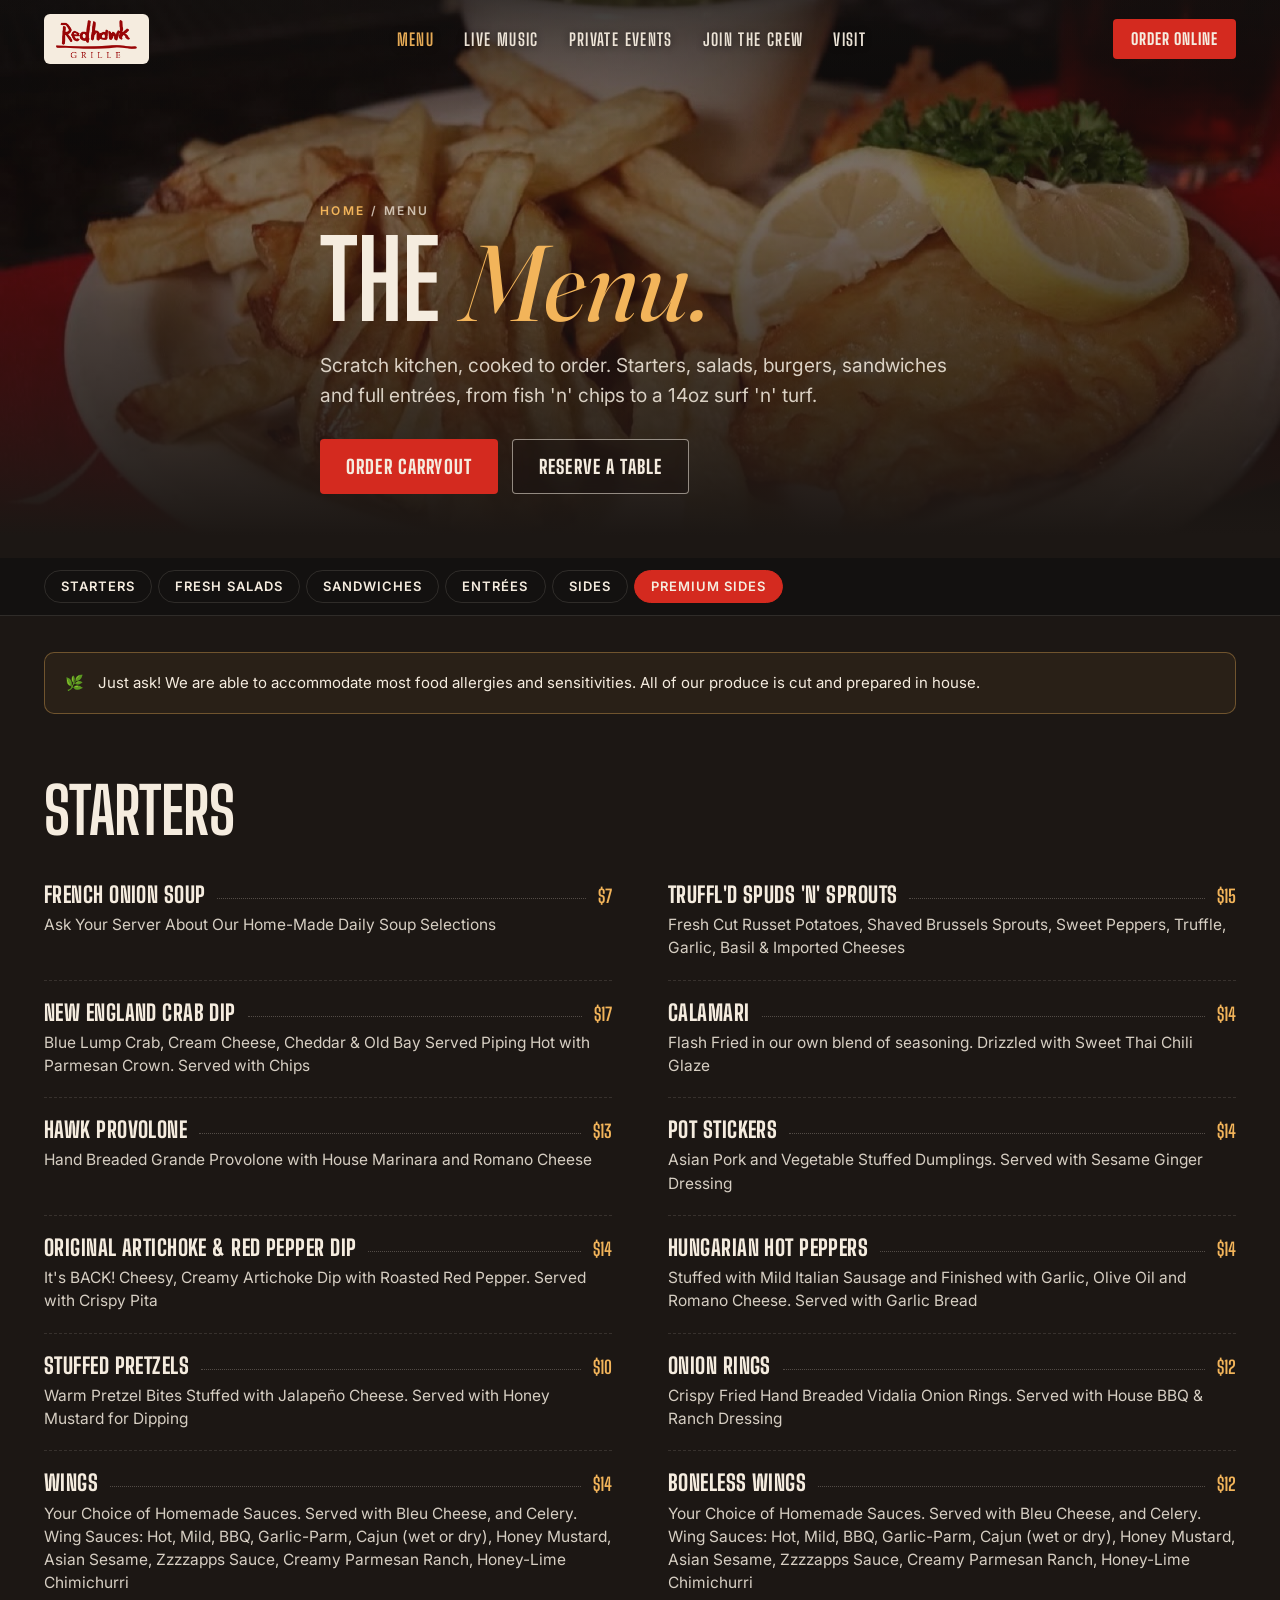
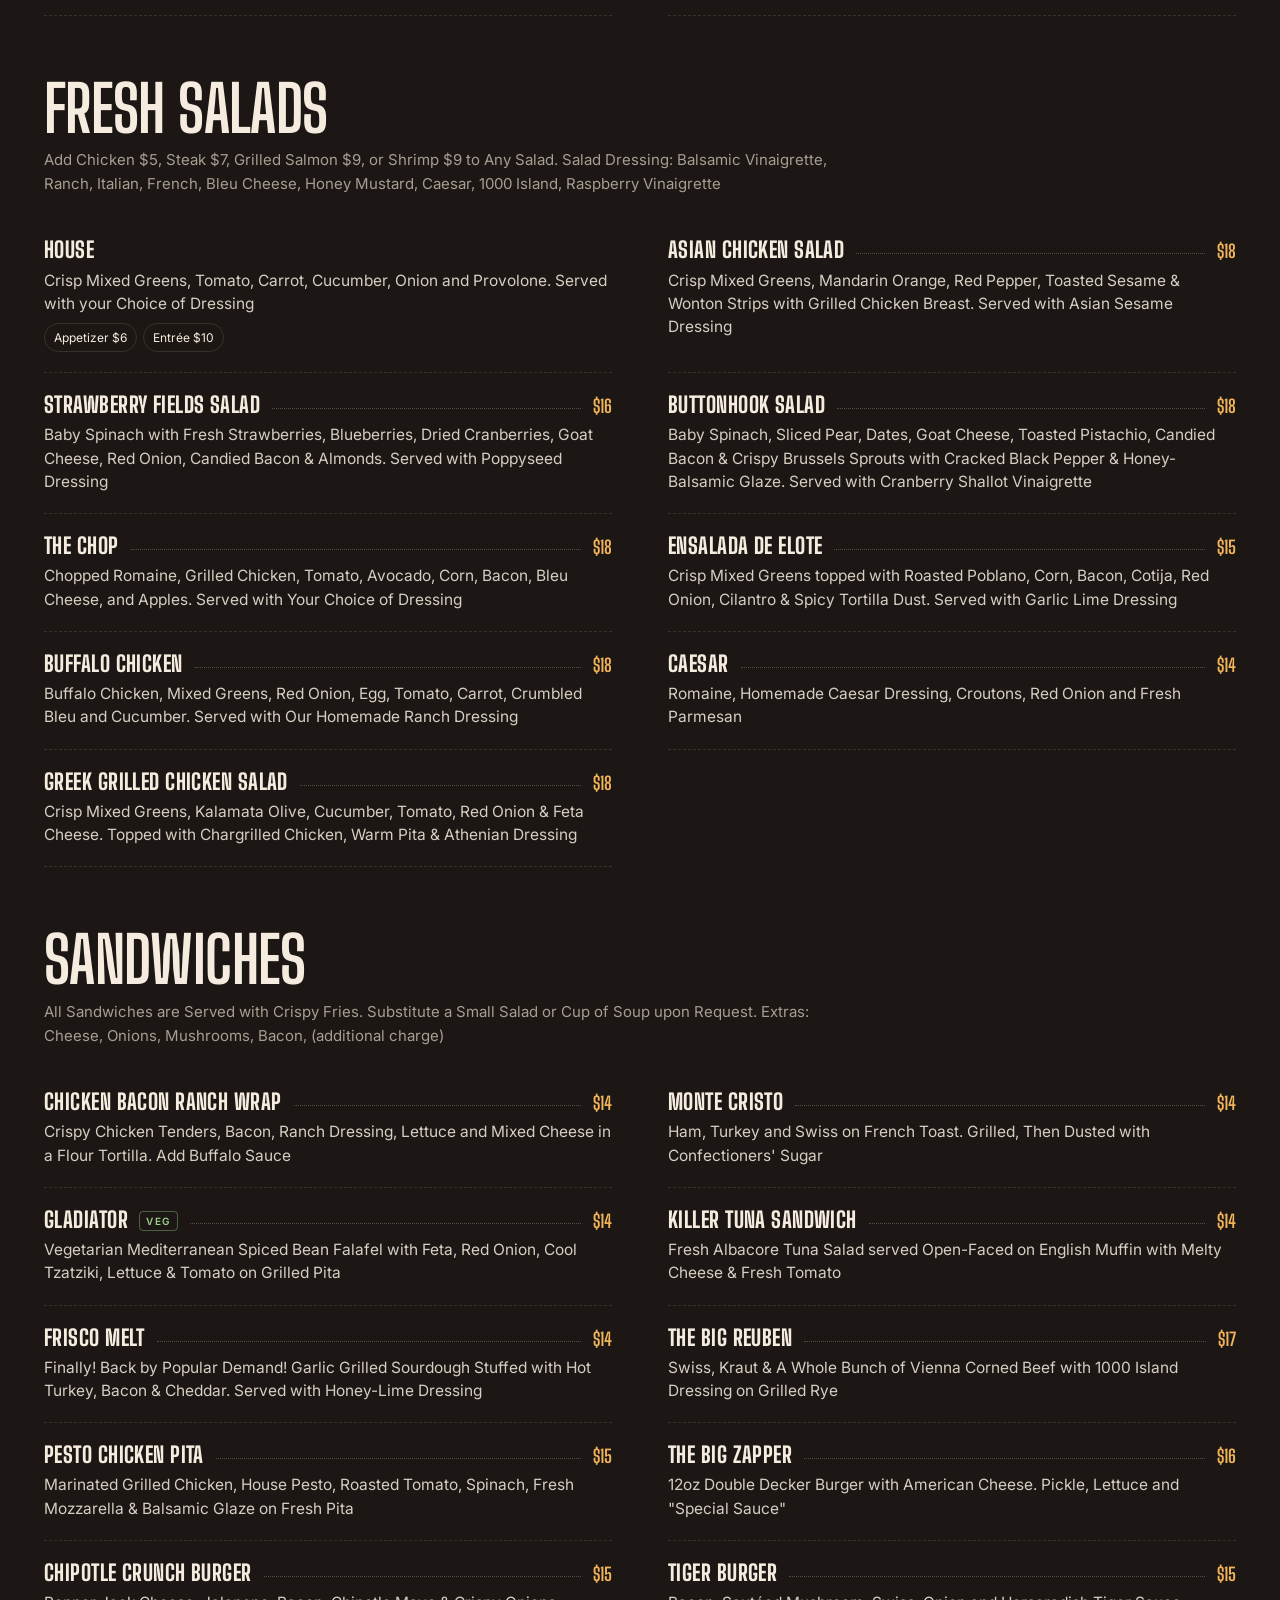
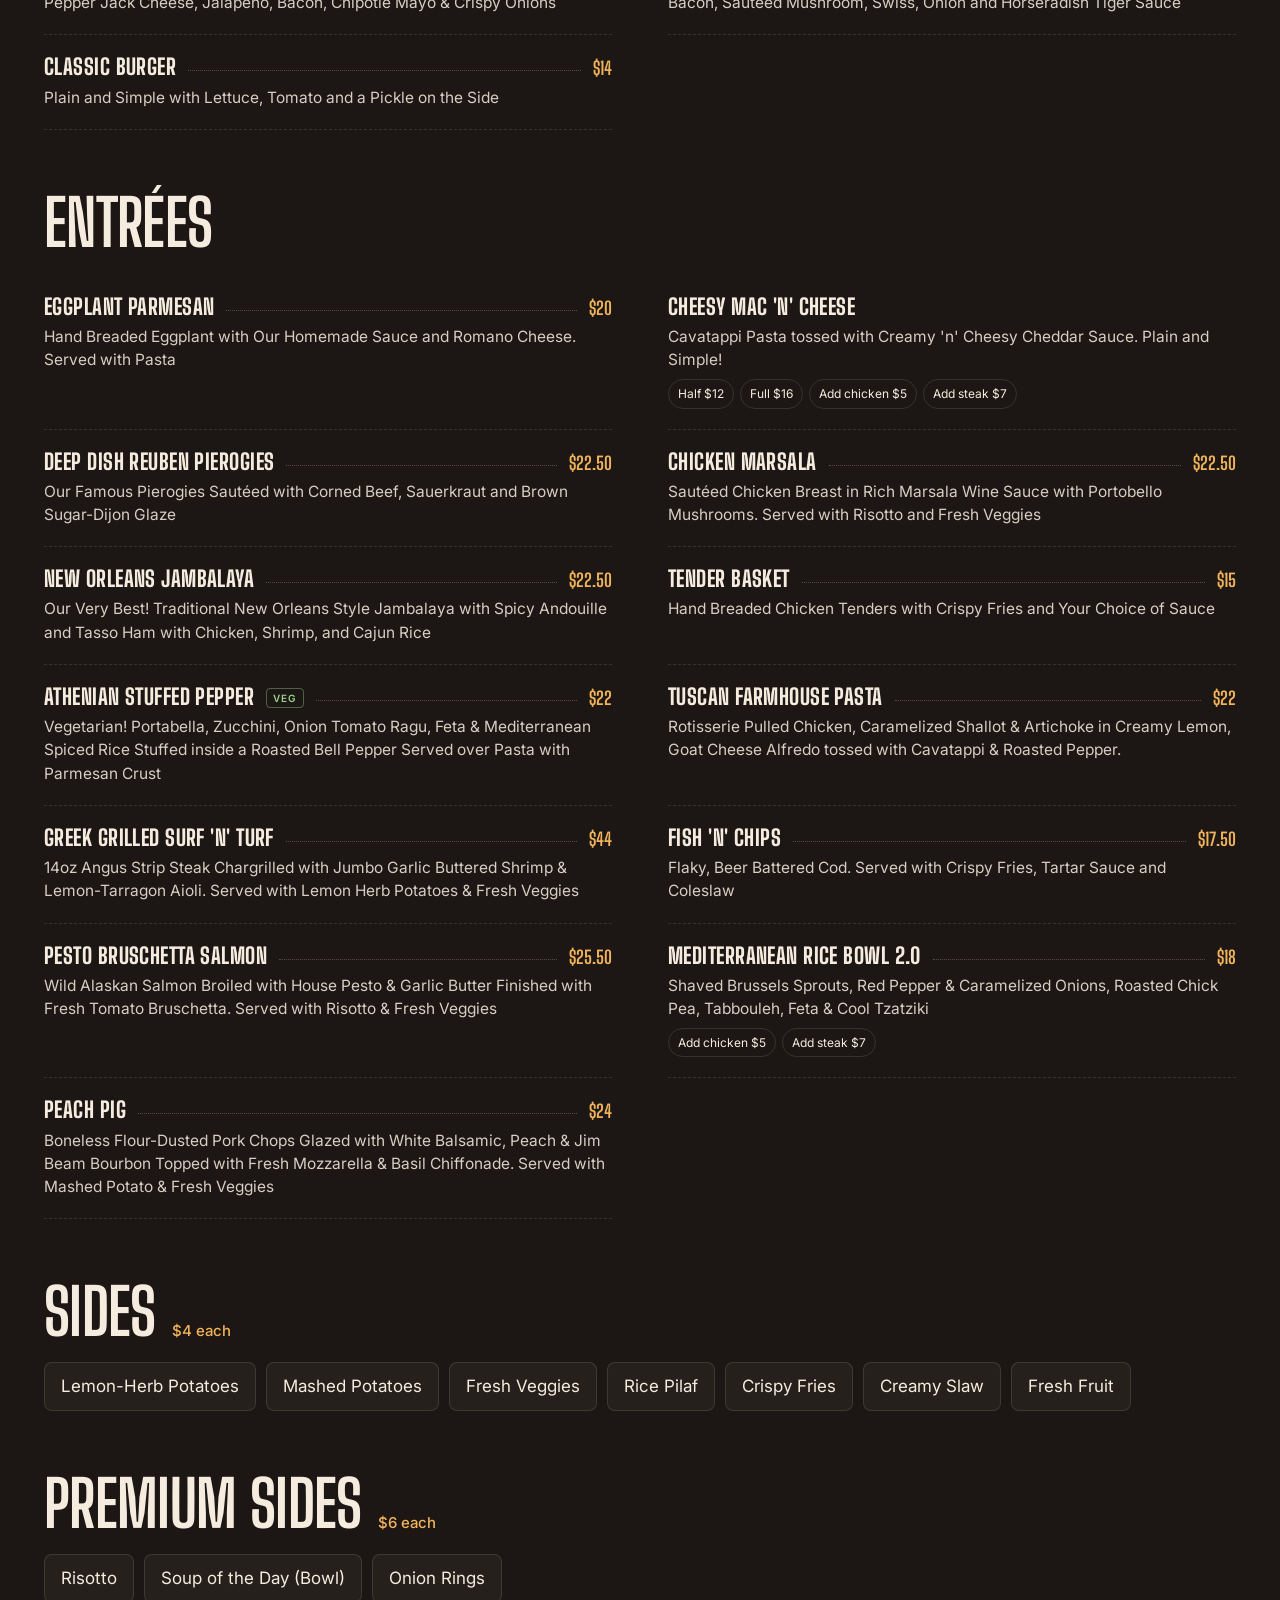
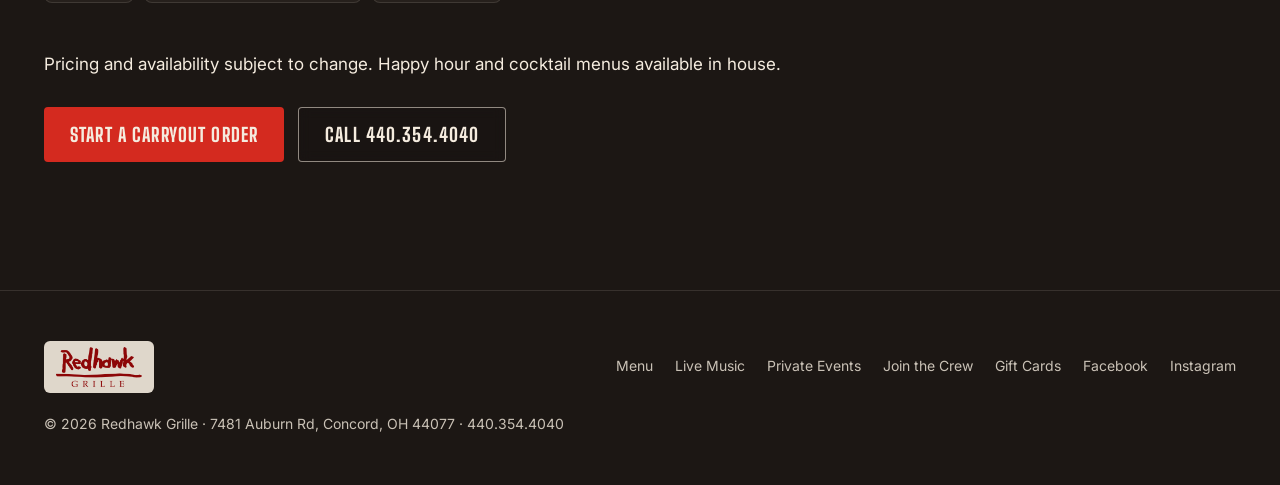
<file: menu.html>
<!doctype html>
<html lang="en">
<head>
<meta charset="utf-8">
<meta name="viewport" content="width=device-width,initial-scale=1,viewport-fit=cover">
<title>Menu | Redhawk Grille, Concord OH</title>
<meta name="description" content="Full Redhawk Grille menu with prices: starters, wings, salads, burgers, sandwiches, entrées and sides. Order carryout online or reserve a table in Concord, OH.">
<meta name="robots" content="noindex,nofollow">
<link rel="canonical" href="https://www.redhawkgrille.com/menu/">
<meta property="og:title" content="Menu | Redhawk Grille, Concord OH"><meta property="og:description" content="Full Redhawk Grille menu with prices: starters, wings, salads, burgers, sandwiches, entrées and sides. Order carryout online or reserve a table in Concord, OH."><meta property="og:type" content="website">
<link rel="preconnect" href="https://fonts.googleapis.com"><link rel="preconnect" href="https://fonts.gstatic.com" crossorigin>
<link href="https://fonts.googleapis.com/css2?family=Big+Shoulders+Display:wght@700;800;900&family=Fraunces:ital,opsz,wght@1,9..144,400;1,9..144,500&family=Inter:wght@400;500;600&display=swap" rel="stylesheet">
<link rel="stylesheet" href="assets/site.css"><link rel="stylesheet" href="assets/pages.css">
<script type="application/ld+json">{"@context": "https://schema.org", "@type": "Restaurant", "@id": "https://www.redhawkgrille.com/#restaurant", "name": "Redhawk Grille", "telephone": "+1-440-354-4040", "url": "https://www.redhawkgrille.com/", "servesCuisine": "American", "priceRange": "$$", "acceptsReservations": "https://www.yelp.com/reservations/redhawk-grille-painesville", "hasMenu": "https://www.redhawkgrille.com/menu/", "address": {"@type": "PostalAddress", "streetAddress": "7481 Auburn Rd.", "addressLocality": "Concord", "addressRegion": "OH", "postalCode": "44077", "addressCountry": "US"}, "sameAs": ["https://www.facebook.com/redhawkgrille", "https://www.instagram.com/redhawkgrille/"]}</script><script type="application/ld+json">{"@context": "https://schema.org", "@type": "Menu", "name": "Redhawk Grille Main Menu", "url": "https://www.redhawkgrille.com/menu/", "hasMenuSection": [{"@type": "MenuSection", "name": "Starters", "hasMenuItem": [{"@type": "MenuItem", "name": "French Onion Soup", "description": "Ask Your Server About Our Home-Made Daily Soup Selections", "offers": {"@type": "Offer", "price": "7.00", "priceCurrency": "USD"}}, {"@type": "MenuItem", "name": "Truffl'd Spuds 'N' Sprouts", "description": "Fresh Cut Russet Potatoes, Shaved Brussels Sprouts, Sweet Peppers, Truffle, Garlic, Basil & Imported Cheeses", "offers": {"@type": "Offer", "price": "15.00", "priceCurrency": "USD"}}, {"@type": "MenuItem", "name": "New England Crab Dip", "description": "Blue Lump Crab, Cream Cheese, Cheddar & Old Bay Served Piping Hot with Parmesan Crown. Served with Chips", "offers": {"@type": "Offer", "price": "17.00", "priceCurrency": "USD"}}, {"@type": "MenuItem", "name": "Calamari", "description": "Flash Fried in our own blend of seasoning. Drizzled with Sweet Thai Chili Glaze", "offers": {"@type": "Offer", "price": "14.00", "priceCurrency": "USD"}}, {"@type": "MenuItem", "name": "Hawk Provolone", "description": "Hand Breaded Grande Provolone with House Marinara and Romano Cheese", "offers": {"@type": "Offer", "price": "13.00", "priceCurrency": "USD"}}, {"@type": "MenuItem", "name": "Pot Stickers", "description": "Asian Pork and Vegetable Stuffed Dumplings. Served with Sesame Ginger Dressing", "offers": {"@type": "Offer", "price": "14.00", "priceCurrency": "USD"}}, {"@type": "MenuItem", "name": "Original Artichoke & Red Pepper Dip", "description": "It's BACK! Cheesy, Creamy Artichoke Dip with Roasted Red Pepper. Served with Crispy Pita", "offers": {"@type": "Offer", "price": "14.00", "priceCurrency": "USD"}}, {"@type": "MenuItem", "name": "Hungarian Hot Peppers", "description": "Stuffed with Mild Italian Sausage and Finished with Garlic, Olive Oil and Romano Cheese. Served with Garlic Bread", "offers": {"@type": "Offer", "price": "14.00", "priceCurrency": "USD"}}, {"@type": "MenuItem", "name": "Stuffed Pretzels", "description": "Warm Pretzel Bites Stuffed with Jalapeño Cheese. Served with Honey Mustard for Dipping", "offers": {"@type": "Offer", "price": "10.00", "priceCurrency": "USD"}}, {"@type": "MenuItem", "name": "Onion Rings", "description": "Crispy Fried Hand Breaded Vidalia Onion Rings. Served with House BBQ & Ranch Dressing", "offers": {"@type": "Offer", "price": "12.00", "priceCurrency": "USD"}}, {"@type": "MenuItem", "name": "Wings", "description": "Your Choice of Homemade Sauces. Served with Bleu Cheese, and Celery. Wing Sauces: Hot, Mild, BBQ, Garlic-Parm, Cajun (wet or dry), Honey Mustard, Asian Sesame, Zzzzapps Sauce, Creamy Parmesan Ranch, Honey-Lime Chimichurri", "offers": {"@type": "Offer", "price": "14.00", "priceCurrency": "USD"}}, {"@type": "MenuItem", "name": "Boneless Wings", "description": "Your Choice of Homemade Sauces. Served with Bleu Cheese, and Celery. Wing Sauces: Hot, Mild, BBQ, Garlic-Parm, Cajun (wet or dry), Honey Mustard, Asian Sesame, Zzzzapps Sauce, Creamy Parmesan Ranch, Honey-Lime Chimichurri", "offers": {"@type": "Offer", "price": "12.00", "priceCurrency": "USD"}}]}, {"@type": "MenuSection", "name": "Fresh Salads", "hasMenuItem": [{"@type": "MenuItem", "name": "House", "description": "Crisp Mixed Greens, Tomato, Carrot, Cucumber, Onion and Provolone. Served with your Choice of Dressing"}, {"@type": "MenuItem", "name": "Asian Chicken Salad", "description": "Crisp Mixed Greens, Mandarin Orange, Red Pepper, Toasted Sesame & Wonton Strips with Grilled Chicken Breast. Served with Asian Sesame Dressing", "offers": {"@type": "Offer", "price": "18.00", "priceCurrency": "USD"}}, {"@type": "MenuItem", "name": "Strawberry Fields Salad", "description": "Baby Spinach with Fresh Strawberries, Blueberries, Dried Cranberries, Goat Cheese, Red Onion, Candied Bacon & Almonds. Served with Poppyseed Dressing", "offers": {"@type": "Offer", "price": "16.00", "priceCurrency": "USD"}}, {"@type": "MenuItem", "name": "Buttonhook Salad", "description": "Baby Spinach, Sliced Pear, Dates, Goat Cheese, Toasted Pistachio, Candied Bacon & Crispy Brussels Sprouts with Cracked Black Pepper & Honey-Balsamic Glaze. Served with Cranberry Shallot Vinaigrette", "offers": {"@type": "Offer", "price": "18.00", "priceCurrency": "USD"}}, {"@type": "MenuItem", "name": "The Chop", "description": "Chopped Romaine, Grilled Chicken, Tomato, Avocado, Corn, Bacon, Bleu Cheese, and Apples. Served with Your Choice of Dressing", "offers": {"@type": "Offer", "price": "18.00", "priceCurrency": "USD"}}, {"@type": "MenuItem", "name": "Ensalada de Elote", "description": "Crisp Mixed Greens topped with Roasted Poblano, Corn, Bacon, Cotija, Red Onion, Cilantro & Spicy Tortilla Dust. Served with Garlic Lime Dressing", "offers": {"@type": "Offer", "price": "15.00", "priceCurrency": "USD"}}, {"@type": "MenuItem", "name": "Buffalo Chicken", "description": "Buffalo Chicken, Mixed Greens, Red Onion, Egg, Tomato, Carrot, Crumbled Bleu and Cucumber. Served with Our Homemade Ranch Dressing", "offers": {"@type": "Offer", "price": "18.00", "priceCurrency": "USD"}}, {"@type": "MenuItem", "name": "Caesar", "description": "Romaine, Homemade Caesar Dressing, Croutons, Red Onion and Fresh Parmesan", "offers": {"@type": "Offer", "price": "14.00", "priceCurrency": "USD"}}, {"@type": "MenuItem", "name": "Greek Grilled Chicken Salad", "description": "Crisp Mixed Greens, Kalamata Olive, Cucumber, Tomato, Red Onion & Feta Cheese. Topped with Chargrilled Chicken, Warm Pita & Athenian Dressing", "offers": {"@type": "Offer", "price": "18.00", "priceCurrency": "USD"}}]}, {"@type": "MenuSection", "name": "Sandwiches", "hasMenuItem": [{"@type": "MenuItem", "name": "Chicken Bacon Ranch Wrap", "description": "Crispy Chicken Tenders, Bacon, Ranch Dressing, Lettuce and Mixed Cheese in a Flour Tortilla. Add Buffalo Sauce", "offers": {"@type": "Offer", "price": "14.00", "priceCurrency": "USD"}}, {"@type": "MenuItem", "name": "Monte Cristo", "description": "Ham, Turkey and Swiss on French Toast. Grilled, Then Dusted with Confectioners' Sugar", "offers": {"@type": "Offer", "price": "14.00", "priceCurrency": "USD"}}, {"@type": "MenuItem", "name": "Gladiator", "description": "Vegetarian Mediterranean Spiced Bean Falafel with Feta, Red Onion, Cool Tzatziki, Lettuce & Tomato on Grilled Pita", "offers": {"@type": "Offer", "price": "14.00", "priceCurrency": "USD"}}, {"@type": "MenuItem", "name": "Killer Tuna Sandwich", "description": "Fresh Albacore Tuna Salad served Open-Faced on English Muffin with Melty Cheese & Fresh Tomato", "offers": {"@type": "Offer", "price": "14.00", "priceCurrency": "USD"}}, {"@type": "MenuItem", "name": "Frisco Melt", "description": "Finally! Back by Popular Demand! Garlic Grilled Sourdough Stuffed with Hot Turkey, Bacon & Cheddar. Served with Honey-Lime Dressing", "offers": {"@type": "Offer", "price": "14.00", "priceCurrency": "USD"}}, {"@type": "MenuItem", "name": "The Big Reuben", "description": "Swiss, Kraut & A Whole Bunch of Vienna Corned Beef with 1000 Island Dressing on Grilled Rye", "offers": {"@type": "Offer", "price": "17.00", "priceCurrency": "USD"}}, {"@type": "MenuItem", "name": "Pesto Chicken Pita", "description": "Marinated Grilled Chicken, House Pesto, Roasted Tomato, Spinach, Fresh Mozzarella & Balsamic Glaze on Fresh Pita", "offers": {"@type": "Offer", "price": "15.00", "priceCurrency": "USD"}}, {"@type": "MenuItem", "name": "The Big Zapper", "description": "12oz Double Decker Burger with American Cheese. Pickle, Lettuce and \"Special Sauce\"", "offers": {"@type": "Offer", "price": "16.00", "priceCurrency": "USD"}}, {"@type": "MenuItem", "name": "Chipotle Crunch Burger", "description": "Pepper Jack Cheese, Jalapeno, Bacon, Chipotle Mayo & Crispy Onions", "offers": {"@type": "Offer", "price": "15.00", "priceCurrency": "USD"}}, {"@type": "MenuItem", "name": "Tiger Burger", "description": "Bacon, Sautéed Mushroom, Swiss, Onion and Horseradish Tiger Sauce", "offers": {"@type": "Offer", "price": "15.00", "priceCurrency": "USD"}}, {"@type": "MenuItem", "name": "Classic Burger", "description": "Plain and Simple with Lettuce, Tomato and a Pickle on the Side", "offers": {"@type": "Offer", "price": "14.00", "priceCurrency": "USD"}}]}, {"@type": "MenuSection", "name": "Entrées", "hasMenuItem": [{"@type": "MenuItem", "name": "Eggplant Parmesan", "description": "Hand Breaded Eggplant with Our Homemade Sauce and Romano Cheese. Served with Pasta", "offers": {"@type": "Offer", "price": "20.00", "priceCurrency": "USD"}}, {"@type": "MenuItem", "name": "Cheesy Mac 'n' Cheese", "description": "Cavatappi Pasta tossed with Creamy 'n' Cheesy Cheddar Sauce. Plain and Simple!"}, {"@type": "MenuItem", "name": "Deep Dish Reuben Pierogies", "description": "Our Famous Pierogies Sautéed with Corned Beef, Sauerkraut and Brown Sugar-Dijon Glaze", "offers": {"@type": "Offer", "price": "22.50", "priceCurrency": "USD"}}, {"@type": "MenuItem", "name": "Chicken Marsala", "description": "Sautéed Chicken Breast in Rich Marsala Wine Sauce with Portobello Mushrooms. Served with Risotto and Fresh Veggies", "offers": {"@type": "Offer", "price": "22.50", "priceCurrency": "USD"}}, {"@type": "MenuItem", "name": "New Orleans Jambalaya", "description": "Our Very Best! Traditional New Orleans Style Jambalaya with Spicy Andouille and Tasso Ham with Chicken, Shrimp, and Cajun Rice", "offers": {"@type": "Offer", "price": "22.50", "priceCurrency": "USD"}}, {"@type": "MenuItem", "name": "Tender Basket", "description": "Hand Breaded Chicken Tenders with Crispy Fries and Your Choice of Sauce", "offers": {"@type": "Offer", "price": "15.00", "priceCurrency": "USD"}}, {"@type": "MenuItem", "name": "Athenian Stuffed Pepper", "description": "Vegetarian! Portabella, Zucchini, Onion Tomato Ragu, Feta & Mediterranean Spiced Rice Stuffed inside a Roasted Bell Pepper Served over Pasta with Parmesan Crust", "offers": {"@type": "Offer", "price": "22.00", "priceCurrency": "USD"}}, {"@type": "MenuItem", "name": "Tuscan Farmhouse Pasta", "description": "Rotisserie Pulled Chicken, Caramelized Shallot & Artichoke in Creamy Lemon, Goat Cheese Alfredo tossed with Cavatappi & Roasted Pepper.", "offers": {"@type": "Offer", "price": "22.00", "priceCurrency": "USD"}}, {"@type": "MenuItem", "name": "Greek Grilled Surf 'N' Turf", "description": "14oz Angus Strip Steak Chargrilled with Jumbo Garlic Buttered Shrimp & Lemon-Tarragon Aioli. Served with Lemon Herb Potatoes & Fresh Veggies", "offers": {"@type": "Offer", "price": "44.00", "priceCurrency": "USD"}}, {"@type": "MenuItem", "name": "Fish 'N' Chips", "description": "Flaky, Beer Battered Cod. Served with Crispy Fries, Tartar Sauce and Coleslaw", "offers": {"@type": "Offer", "price": "17.50", "priceCurrency": "USD"}}, {"@type": "MenuItem", "name": "Pesto Bruschetta Salmon", "description": "Wild Alaskan Salmon Broiled with House Pesto & Garlic Butter Finished with Fresh Tomato Bruschetta. Served with Risotto & Fresh Veggies", "offers": {"@type": "Offer", "price": "25.50", "priceCurrency": "USD"}}, {"@type": "MenuItem", "name": "Mediterranean Rice Bowl 2.0", "description": "Shaved Brussels Sprouts, Red Pepper & Caramelized Onions, Roasted Chick Pea, Tabbouleh, Feta & Cool Tzatziki", "offers": {"@type": "Offer", "price": "18.00", "priceCurrency": "USD"}}, {"@type": "MenuItem", "name": "Peach Pig", "description": "Boneless Flour-Dusted Pork Chops Glazed with White Balsamic, Peach & Jim Beam Bourbon Topped with Fresh Mozzarella & Basil Chiffonade. Served with Mashed Potato & Fresh Veggies", "offers": {"@type": "Offer", "price": "24.00", "priceCurrency": "USD"}}]}, {"@type": "MenuSection", "name": "Sides", "hasMenuItem": [{"@type": "MenuItem", "name": "Lemon-Herb Potatoes"}, {"@type": "MenuItem", "name": "Mashed Potatoes"}, {"@type": "MenuItem", "name": "Fresh Veggies"}, {"@type": "MenuItem", "name": "Rice Pilaf"}, {"@type": "MenuItem", "name": "Crispy Fries"}, {"@type": "MenuItem", "name": "Creamy Slaw"}, {"@type": "MenuItem", "name": "Fresh Fruit"}]}, {"@type": "MenuSection", "name": "Premium Sides", "hasMenuItem": [{"@type": "MenuItem", "name": "Risotto"}, {"@type": "MenuItem", "name": "Soup of the Day (Bowl)"}, {"@type": "MenuItem", "name": "Onion Rings"}]}]}</script>
</head>
<body class="inner">
<!-- SHARED:HEADER -->
<a class="skip" href="#main">Skip to content</a>
<header class="nav" id="nav"><div class="wrap">
  <a href="index.html" aria-label="Redhawk Grille home"><img src="assets/logo.png" alt="Redhawk Grille"></a>
  <ul><li><a href="menu.html" aria-current="page">Menu</a></li><li><a href="index.html#music">Live Music</a></li><li><a href="private-events.html">Private Events</a></li><li><a href="careers.html">Join the Crew</a></li><li><a href="index.html#visit">Visit</a></li></ul>
  <a class="btn btn-p" href="https://oo.viguest.com/?siteName=redhawk">Order Online</a>
</div></header>
<!-- /SHARED:HEADER -->
<main id="main">

<section class="phero"><img src="assets/fb-fish-and-chips.jpg" alt="Beer-battered fish and chips at Redhawk Grille">
 <div class="wrap"><div class="crumbs"><a href="index.html">Home</a> / Menu</div>
  <h1>The <em class="f">Menu.</em></h1>
  <p class="lead">Scratch kitchen, cooked to order. Starters, salads, burgers, sandwiches and full entrées, from fish 'n' chips to a 14oz surf 'n' turf.</p>
  <div class="ctas"><a class="btn btn-p" href="https://oo.viguest.com/?siteName=redhawk">Order Carryout</a><a class="btn btn-g" href="https://www.yelp.com/reservations/redhawk-grille-painesville">Reserve a Table</a></div>
 </div></section>
<nav class="mtabs" aria-label="Menu sections"><div class="wrap"><a href="#starters">Starters</a><a href="#fresh-salads">Fresh Salads</a><a href="#sandwiches">Sandwiches</a><a href="#entr-es">Entrées</a><a href="#sides">Sides</a><a href="#premium-sides">Premium Sides</a></div></nav>
<div class="wrap" style="padding-top:36px">
 <div class="mnote"><span aria-hidden="true">🌿</span><span>Just ask! We are able to accommodate most food allergies and sensitivities. All of our produce is cut and prepared in house.</span></div>
 <section class="msec reveal" id="starters"><h2>Starters</h2><div class="items"><article class="item"><div class="top"><h3>French Onion Soup</h3><span class="dots"></span><span class="pr">$7</span></div><p>Ask Your Server About Our Home-Made Daily Soup Selections</p></article><article class="item"><div class="top"><h3>Truffl&#x27;d Spuds &#x27;N&#x27; Sprouts</h3><span class="dots"></span><span class="pr">$15</span></div><p>Fresh Cut Russet Potatoes, Shaved Brussels Sprouts, Sweet Peppers, Truffle, Garlic, Basil &amp; Imported Cheeses</p></article><article class="item"><div class="top"><h3>New England Crab Dip</h3><span class="dots"></span><span class="pr">$17</span></div><p>Blue Lump Crab, Cream Cheese, Cheddar &amp; Old Bay Served Piping Hot with Parmesan Crown. Served with Chips</p></article><article class="item"><div class="top"><h3>Calamari</h3><span class="dots"></span><span class="pr">$14</span></div><p>Flash Fried in our own blend of seasoning. Drizzled with Sweet Thai Chili Glaze</p></article><article class="item"><div class="top"><h3>Hawk Provolone</h3><span class="dots"></span><span class="pr">$13</span></div><p>Hand Breaded Grande Provolone with House Marinara and Romano Cheese</p></article><article class="item"><div class="top"><h3>Pot Stickers</h3><span class="dots"></span><span class="pr">$14</span></div><p>Asian Pork and Vegetable Stuffed Dumplings. Served with Sesame Ginger Dressing</p></article><article class="item"><div class="top"><h3>Original Artichoke &amp; Red Pepper Dip</h3><span class="dots"></span><span class="pr">$14</span></div><p>It&#x27;s BACK! Cheesy, Creamy Artichoke Dip with Roasted Red Pepper. Served with Crispy Pita</p></article><article class="item"><div class="top"><h3>Hungarian Hot Peppers</h3><span class="dots"></span><span class="pr">$14</span></div><p>Stuffed with Mild Italian Sausage and Finished with Garlic, Olive Oil and Romano Cheese. Served with Garlic Bread</p></article><article class="item"><div class="top"><h3>Stuffed Pretzels</h3><span class="dots"></span><span class="pr">$10</span></div><p>Warm Pretzel Bites Stuffed with Jalapeño Cheese. Served with Honey Mustard for Dipping</p></article><article class="item"><div class="top"><h3>Onion Rings</h3><span class="dots"></span><span class="pr">$12</span></div><p>Crispy Fried Hand Breaded Vidalia Onion Rings. Served with House BBQ &amp; Ranch Dressing</p></article><article class="item"><div class="top"><h3>Wings</h3><span class="dots"></span><span class="pr">$14</span></div><p>Your Choice of Homemade Sauces. Served with Bleu Cheese, and Celery. Wing Sauces: Hot, Mild, BBQ, Garlic-Parm, Cajun (wet or dry), Honey Mustard, Asian Sesame, Zzzzapps Sauce, Creamy Parmesan Ranch, Honey-Lime Chimichurri</p></article><article class="item"><div class="top"><h3>Boneless Wings</h3><span class="dots"></span><span class="pr">$12</span></div><p>Your Choice of Homemade Sauces. Served with Bleu Cheese, and Celery. Wing Sauces: Hot, Mild, BBQ, Garlic-Parm, Cajun (wet or dry), Honey Mustard, Asian Sesame, Zzzzapps Sauce, Creamy Parmesan Ranch, Honey-Lime Chimichurri</p></article></div></section><section class="msec reveal" id="fresh-salads"><h2>Fresh Salads</h2><p class="sn">Add Chicken $5, Steak $7, Grilled Salmon $9, or Shrimp $9 to Any Salad. Salad Dressing: Balsamic Vinaigrette, Ranch, Italian, French, Bleu Cheese, Honey Mustard, Caesar, 1000 Island, Raspberry Vinaigrette</p><div class="items"><article class="item"><div class="top"><h3>House</h3></div><p>Crisp Mixed Greens, Tomato, Carrot, Cucumber, Onion and Provolone. Served with your Choice of Dressing</p><div class="opt"><span>Appetizer $6</span><span>Entrée $10</span></div></article><article class="item"><div class="top"><h3>Asian Chicken Salad</h3><span class="dots"></span><span class="pr">$18</span></div><p>Crisp Mixed Greens, Mandarin Orange, Red Pepper, Toasted Sesame &amp; Wonton Strips with Grilled Chicken Breast. Served with Asian Sesame Dressing</p></article><article class="item"><div class="top"><h3>Strawberry Fields Salad</h3><span class="dots"></span><span class="pr">$16</span></div><p>Baby Spinach with Fresh Strawberries, Blueberries, Dried Cranberries, Goat Cheese, Red Onion, Candied Bacon &amp; Almonds. Served with Poppyseed Dressing</p></article><article class="item"><div class="top"><h3>Buttonhook Salad</h3><span class="dots"></span><span class="pr">$18</span></div><p>Baby Spinach, Sliced Pear, Dates, Goat Cheese, Toasted Pistachio, Candied Bacon &amp; Crispy Brussels Sprouts with Cracked Black Pepper &amp; Honey-Balsamic Glaze. Served with Cranberry Shallot Vinaigrette</p></article><article class="item"><div class="top"><h3>The Chop</h3><span class="dots"></span><span class="pr">$18</span></div><p>Chopped Romaine, Grilled Chicken, Tomato, Avocado, Corn, Bacon, Bleu Cheese, and Apples. Served with Your Choice of Dressing</p></article><article class="item"><div class="top"><h3>Ensalada de Elote</h3><span class="dots"></span><span class="pr">$15</span></div><p>Crisp Mixed Greens topped with Roasted Poblano, Corn, Bacon, Cotija, Red Onion, Cilantro &amp; Spicy Tortilla Dust. Served with Garlic Lime Dressing</p></article><article class="item"><div class="top"><h3>Buffalo Chicken</h3><span class="dots"></span><span class="pr">$18</span></div><p>Buffalo Chicken, Mixed Greens, Red Onion, Egg, Tomato, Carrot, Crumbled Bleu and Cucumber. Served with Our Homemade Ranch Dressing</p></article><article class="item"><div class="top"><h3>Caesar</h3><span class="dots"></span><span class="pr">$14</span></div><p>Romaine, Homemade Caesar Dressing, Croutons, Red Onion and Fresh Parmesan</p></article><article class="item"><div class="top"><h3>Greek Grilled Chicken Salad</h3><span class="dots"></span><span class="pr">$18</span></div><p>Crisp Mixed Greens, Kalamata Olive, Cucumber, Tomato, Red Onion &amp; Feta Cheese. Topped with Chargrilled Chicken, Warm Pita &amp; Athenian Dressing</p></article></div></section><section class="msec reveal" id="sandwiches"><h2>Sandwiches</h2><p class="sn">All Sandwiches are Served with Crispy Fries. Substitute a Small Salad or Cup of Soup upon Request. Extras: Cheese, Onions, Mushrooms, Bacon, (additional charge)</p><div class="items"><article class="item"><div class="top"><h3>Chicken Bacon Ranch Wrap</h3><span class="dots"></span><span class="pr">$14</span></div><p>Crispy Chicken Tenders, Bacon, Ranch Dressing, Lettuce and Mixed Cheese in a Flour Tortilla. Add Buffalo Sauce</p></article><article class="item"><div class="top"><h3>Monte Cristo</h3><span class="dots"></span><span class="pr">$14</span></div><p>Ham, Turkey and Swiss on French Toast. Grilled, Then Dusted with Confectioners&#x27; Sugar</p></article><article class="item"><div class="top"><h3>Gladiator <span class="tag-v">Veg</span></h3><span class="dots"></span><span class="pr">$14</span></div><p>Vegetarian Mediterranean Spiced Bean Falafel with Feta, Red Onion, Cool Tzatziki, Lettuce &amp; Tomato on Grilled Pita</p></article><article class="item"><div class="top"><h3>Killer Tuna Sandwich</h3><span class="dots"></span><span class="pr">$14</span></div><p>Fresh Albacore Tuna Salad served Open-Faced on English Muffin with Melty Cheese &amp; Fresh Tomato</p></article><article class="item"><div class="top"><h3>Frisco Melt</h3><span class="dots"></span><span class="pr">$14</span></div><p>Finally! Back by Popular Demand! Garlic Grilled Sourdough Stuffed with Hot Turkey, Bacon &amp; Cheddar. Served with Honey-Lime Dressing</p></article><article class="item"><div class="top"><h3>The Big Reuben</h3><span class="dots"></span><span class="pr">$17</span></div><p>Swiss, Kraut &amp; A Whole Bunch of Vienna Corned Beef with 1000 Island Dressing on Grilled Rye</p></article><article class="item"><div class="top"><h3>Pesto Chicken Pita</h3><span class="dots"></span><span class="pr">$15</span></div><p>Marinated Grilled Chicken, House Pesto, Roasted Tomato, Spinach, Fresh Mozzarella &amp; Balsamic Glaze on Fresh Pita</p></article><article class="item"><div class="top"><h3>The Big Zapper</h3><span class="dots"></span><span class="pr">$16</span></div><p>12oz Double Decker Burger with American Cheese. Pickle, Lettuce and &quot;Special Sauce&quot;</p></article><article class="item"><div class="top"><h3>Chipotle Crunch Burger</h3><span class="dots"></span><span class="pr">$15</span></div><p>Pepper Jack Cheese, Jalapeno, Bacon, Chipotle Mayo &amp; Crispy Onions</p></article><article class="item"><div class="top"><h3>Tiger Burger</h3><span class="dots"></span><span class="pr">$15</span></div><p>Bacon, Sautéed Mushroom, Swiss, Onion and Horseradish Tiger Sauce</p></article><article class="item"><div class="top"><h3>Classic Burger</h3><span class="dots"></span><span class="pr">$14</span></div><p>Plain and Simple with Lettuce, Tomato and a Pickle on the Side</p></article></div></section><section class="msec reveal" id="entr-es"><h2>Entrées</h2><div class="items"><article class="item"><div class="top"><h3>Eggplant Parmesan</h3><span class="dots"></span><span class="pr">$20</span></div><p>Hand Breaded Eggplant with Our Homemade Sauce and Romano Cheese. Served with Pasta</p></article><article class="item"><div class="top"><h3>Cheesy Mac &#x27;n&#x27; Cheese</h3></div><p>Cavatappi Pasta tossed with Creamy &#x27;n&#x27; Cheesy Cheddar Sauce. Plain and Simple!</p><div class="opt"><span>Half $12</span><span>Full $16</span><span>Add chicken $5</span><span>Add steak $7</span></div></article><article class="item"><div class="top"><h3>Deep Dish Reuben Pierogies</h3><span class="dots"></span><span class="pr">$22.50</span></div><p>Our Famous Pierogies Sautéed with Corned Beef, Sauerkraut and Brown Sugar-Dijon Glaze</p></article><article class="item"><div class="top"><h3>Chicken Marsala</h3><span class="dots"></span><span class="pr">$22.50</span></div><p>Sautéed Chicken Breast in Rich Marsala Wine Sauce with Portobello Mushrooms. Served with Risotto and Fresh Veggies</p></article><article class="item"><div class="top"><h3>New Orleans Jambalaya</h3><span class="dots"></span><span class="pr">$22.50</span></div><p>Our Very Best! Traditional New Orleans Style Jambalaya with Spicy Andouille and Tasso Ham with Chicken, Shrimp, and Cajun Rice</p></article><article class="item"><div class="top"><h3>Tender Basket</h3><span class="dots"></span><span class="pr">$15</span></div><p>Hand Breaded Chicken Tenders with Crispy Fries and Your Choice of Sauce</p></article><article class="item"><div class="top"><h3>Athenian Stuffed Pepper <span class="tag-v">Veg</span></h3><span class="dots"></span><span class="pr">$22</span></div><p>Vegetarian! Portabella, Zucchini, Onion Tomato Ragu, Feta &amp; Mediterranean Spiced Rice Stuffed inside a Roasted Bell Pepper Served over Pasta with Parmesan Crust</p></article><article class="item"><div class="top"><h3>Tuscan Farmhouse Pasta</h3><span class="dots"></span><span class="pr">$22</span></div><p>Rotisserie Pulled Chicken, Caramelized Shallot &amp; Artichoke in Creamy Lemon, Goat Cheese Alfredo tossed with Cavatappi &amp; Roasted Pepper.</p></article><article class="item"><div class="top"><h3>Greek Grilled Surf &#x27;N&#x27; Turf</h3><span class="dots"></span><span class="pr">$44</span></div><p>14oz Angus Strip Steak Chargrilled with Jumbo Garlic Buttered Shrimp &amp; Lemon-Tarragon Aioli. Served with Lemon Herb Potatoes &amp; Fresh Veggies</p></article><article class="item"><div class="top"><h3>Fish &#x27;N&#x27; Chips</h3><span class="dots"></span><span class="pr">$17.50</span></div><p>Flaky, Beer Battered Cod. Served with Crispy Fries, Tartar Sauce and Coleslaw</p></article><article class="item"><div class="top"><h3>Pesto Bruschetta Salmon</h3><span class="dots"></span><span class="pr">$25.50</span></div><p>Wild Alaskan Salmon Broiled with House Pesto &amp; Garlic Butter Finished with Fresh Tomato Bruschetta. Served with Risotto &amp; Fresh Veggies</p></article><article class="item"><div class="top"><h3>Mediterranean Rice Bowl 2.0</h3><span class="dots"></span><span class="pr">$18</span></div><p>Shaved Brussels Sprouts, Red Pepper &amp; Caramelized Onions, Roasted Chick Pea, Tabbouleh, Feta &amp; Cool Tzatziki</p><div class="opt"><span>Add chicken $5</span><span>Add steak $7</span></div></article><article class="item"><div class="top"><h3>Peach Pig</h3><span class="dots"></span><span class="pr">$24</span></div><p>Boneless Flour-Dusted Pork Chops Glazed with White Balsamic, Peach &amp; Jim Beam Bourbon Topped with Fresh Mozzarella &amp; Basil Chiffonade. Served with Mashed Potato &amp; Fresh Veggies</p></article></div></section><section class="msec reveal" id="sides"><h2>Sides <small>$4 each</small></h2><div class="sides"><span>Lemon-Herb Potatoes</span><span>Mashed Potatoes</span><span>Fresh Veggies</span><span>Rice Pilaf</span><span>Crispy Fries</span><span>Creamy Slaw</span><span>Fresh Fruit</span></div></section><section class="msec reveal" id="premium-sides"><h2>Premium Sides <small>$6 each</small></h2><div class="sides"><span>Risotto</span><span>Soup of the Day (Bowl)</span><span>Onion Rings</span></div></section>
 <p class="sn" style="margin:40px 0 0">Pricing and availability subject to change. Happy hour and cocktail menus available in house.</p>
 <div class="ctas" style="margin:28px 0 var(--pad)"><a class="btn btn-p" href="https://oo.viguest.com/?siteName=redhawk">Start a Carryout Order</a><a class="btn btn-g" href="tel:4403544040">Call 440.354.4040</a></div>
</div>
</main>
<!-- SHARED:FOOTER -->
<footer><div class="wrap">
  <img src="assets/logo.png" alt="Redhawk Grille">
  <nav aria-label="Footer"><a href="menu.html">Menu</a><a href="index.html#music">Live Music</a><a href="private-events.html">Private Events</a><a href="careers.html">Join the Crew</a><a href="https://redhawkgrille.mygconline.com/">Gift Cards</a><a href="https://www.facebook.com/redhawkgrille">Facebook</a><a href="https://www.instagram.com/redhawkgrille/">Instagram</a></nav>
  <span>© <span id="yr"></span> Redhawk Grille · 7481 Auburn Rd, Concord, OH 44077 · <a href="tel:4403544040">440.354.4040</a></span>
</div></footer>
<nav class="sticky" aria-label="Quick actions">
  <a href="tel:4403544040">Call</a>
  <a href="https://oo.viguest.com/?siteName=redhawk">Order</a>
  <a href="https://www.yelp.com/reservations/redhawk-grille-painesville">Reserve</a>
</nav>
<!-- /SHARED:FOOTER -->
<script src="assets/site.js"></script><script>
const tl=[...document.querySelectorAll('.mtabs a')];const ob=new IntersectionObserver(es=>es.forEach(x=>{if(x.isIntersecting){tl.forEach(a=>a.classList.toggle('on',a.getAttribute('href')==='#'+x.target.id))}}),{rootMargin:'-45% 0px -50% 0px'});
document.querySelectorAll('.msec').forEach(s=>ob.observe(s));</script>
</body>
</html>
</file>
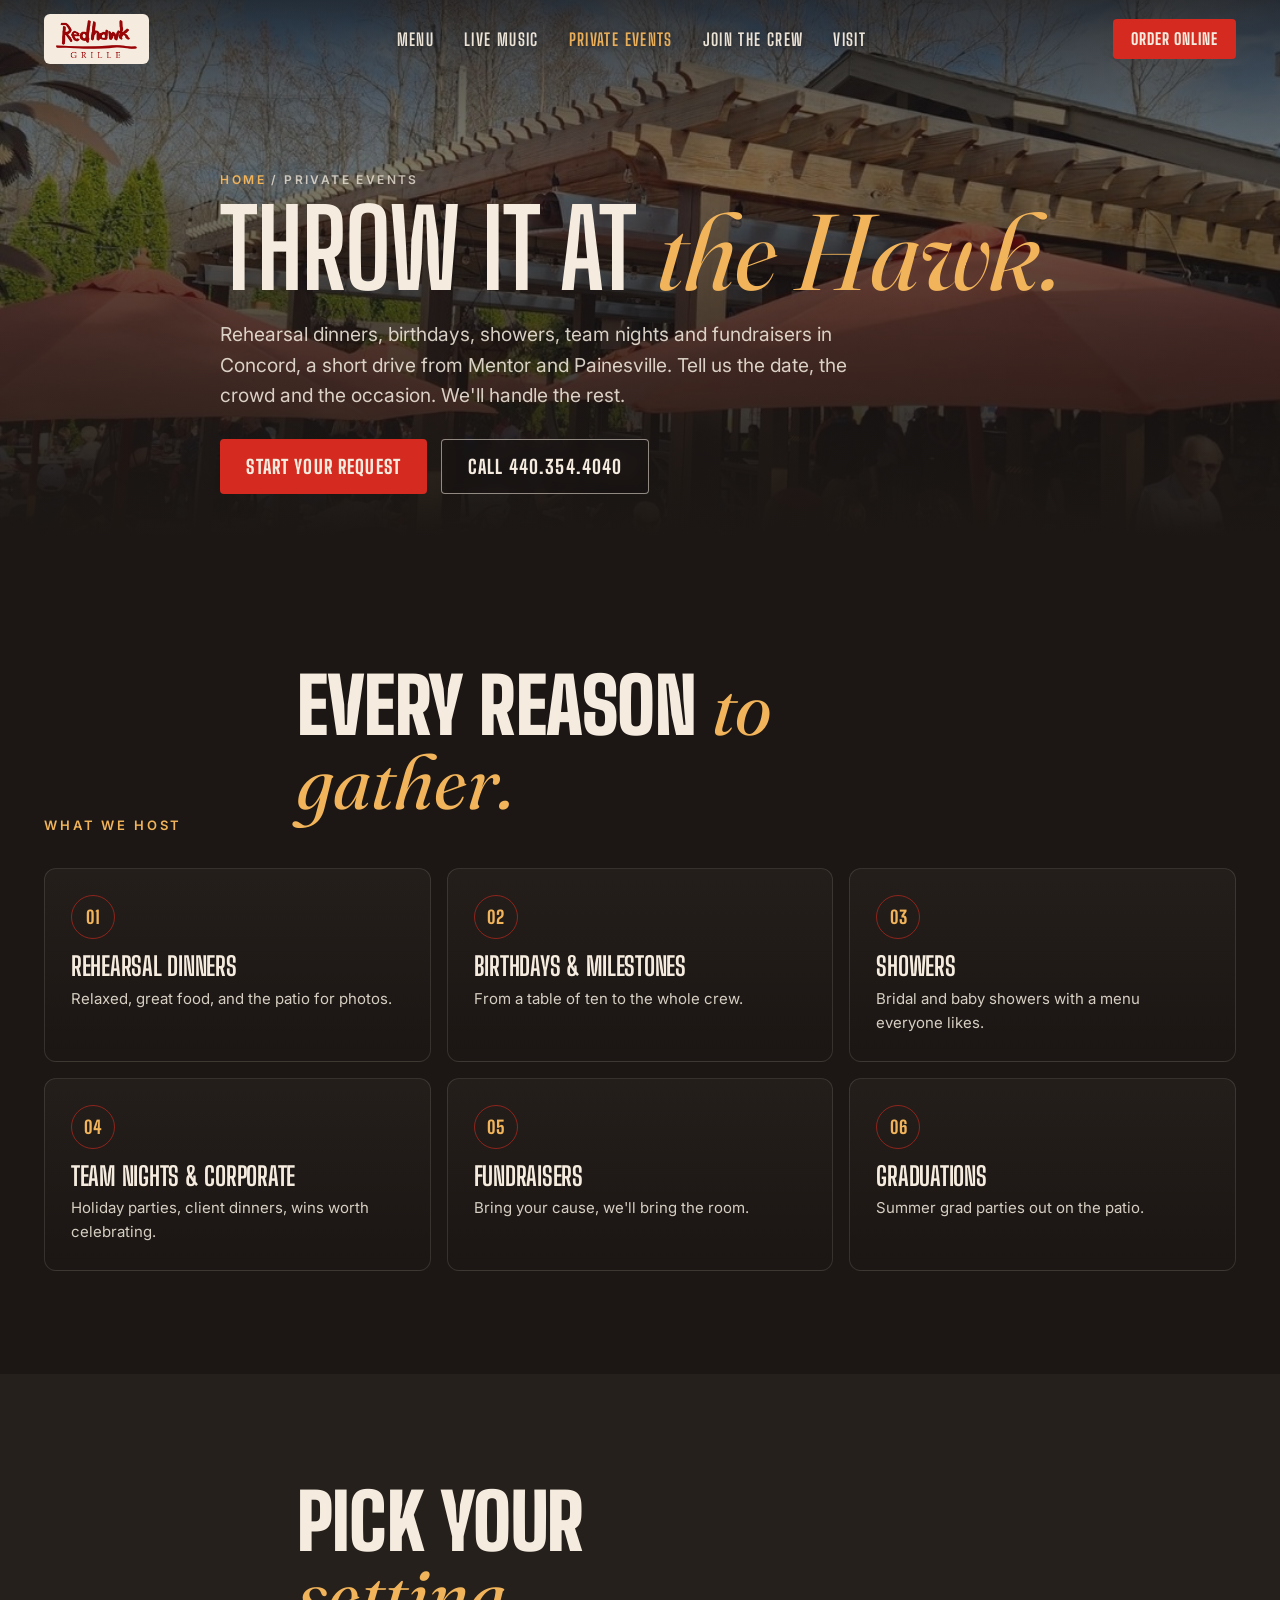
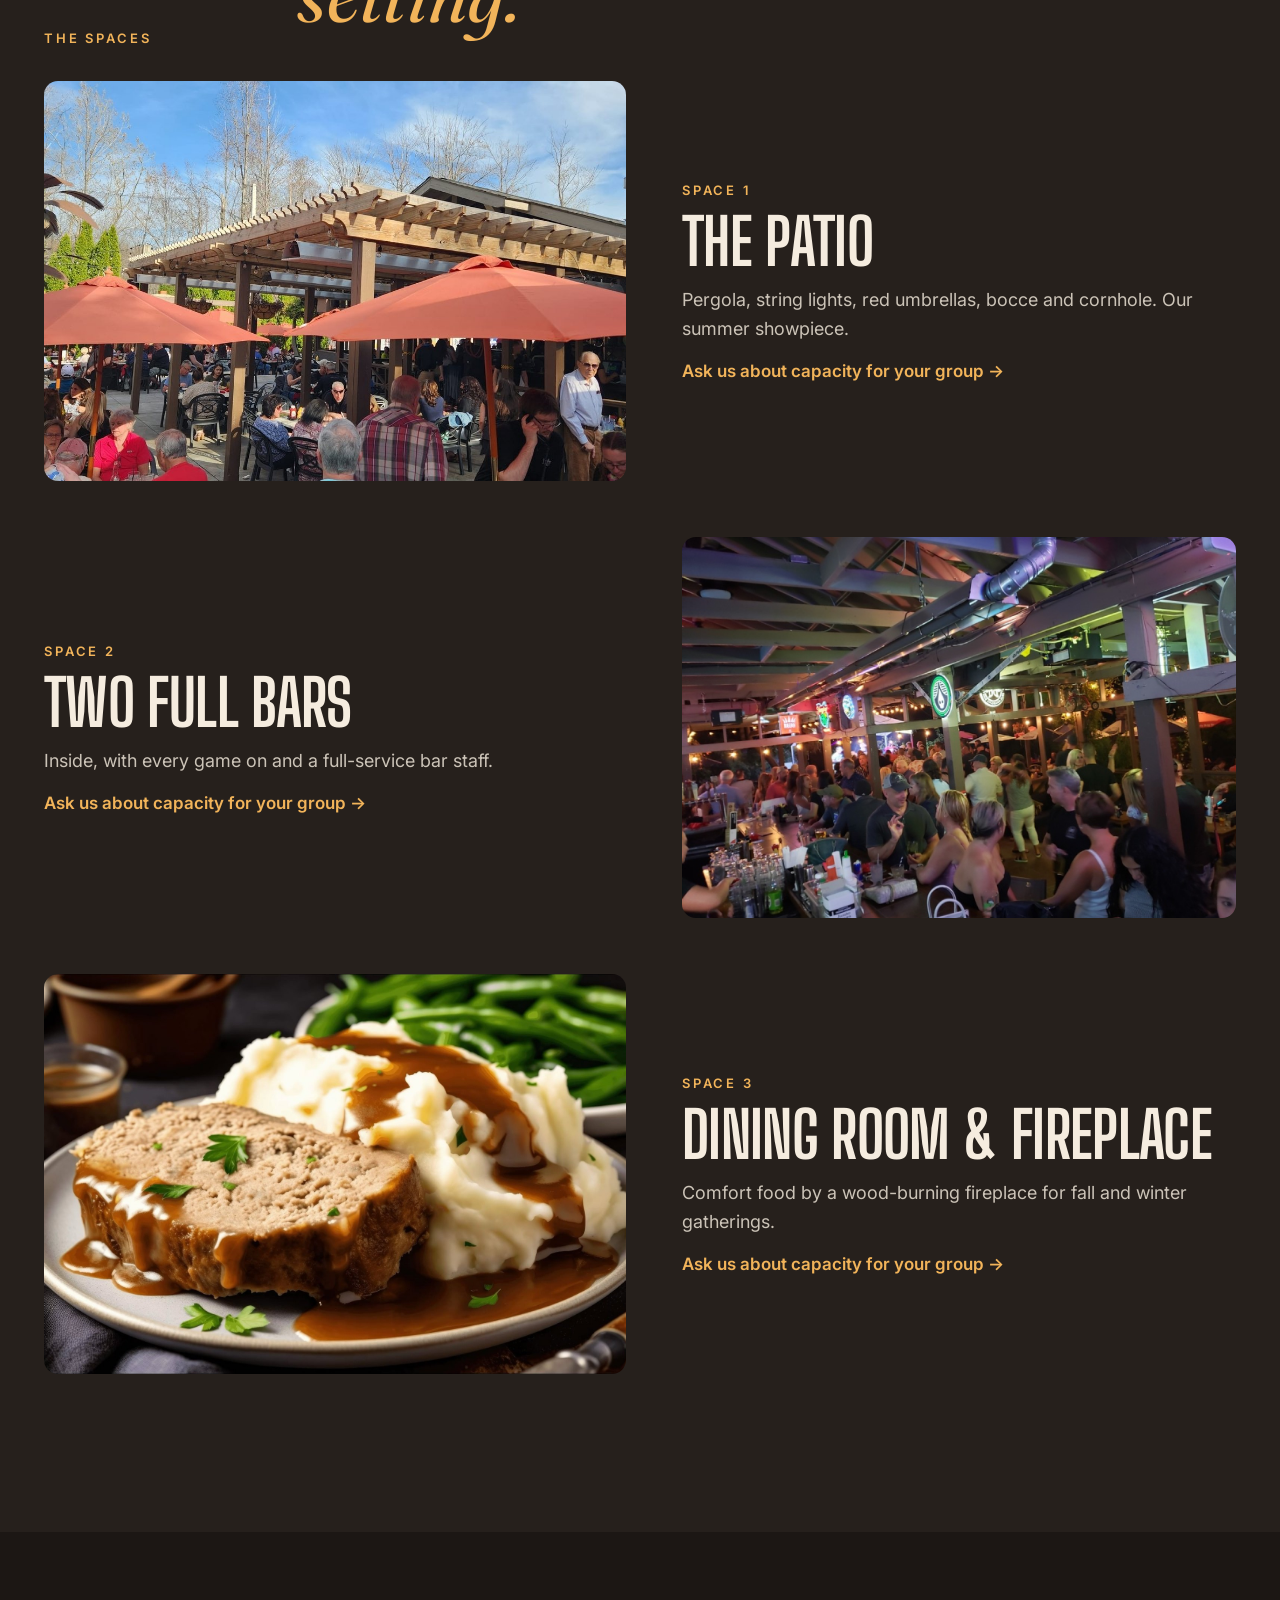
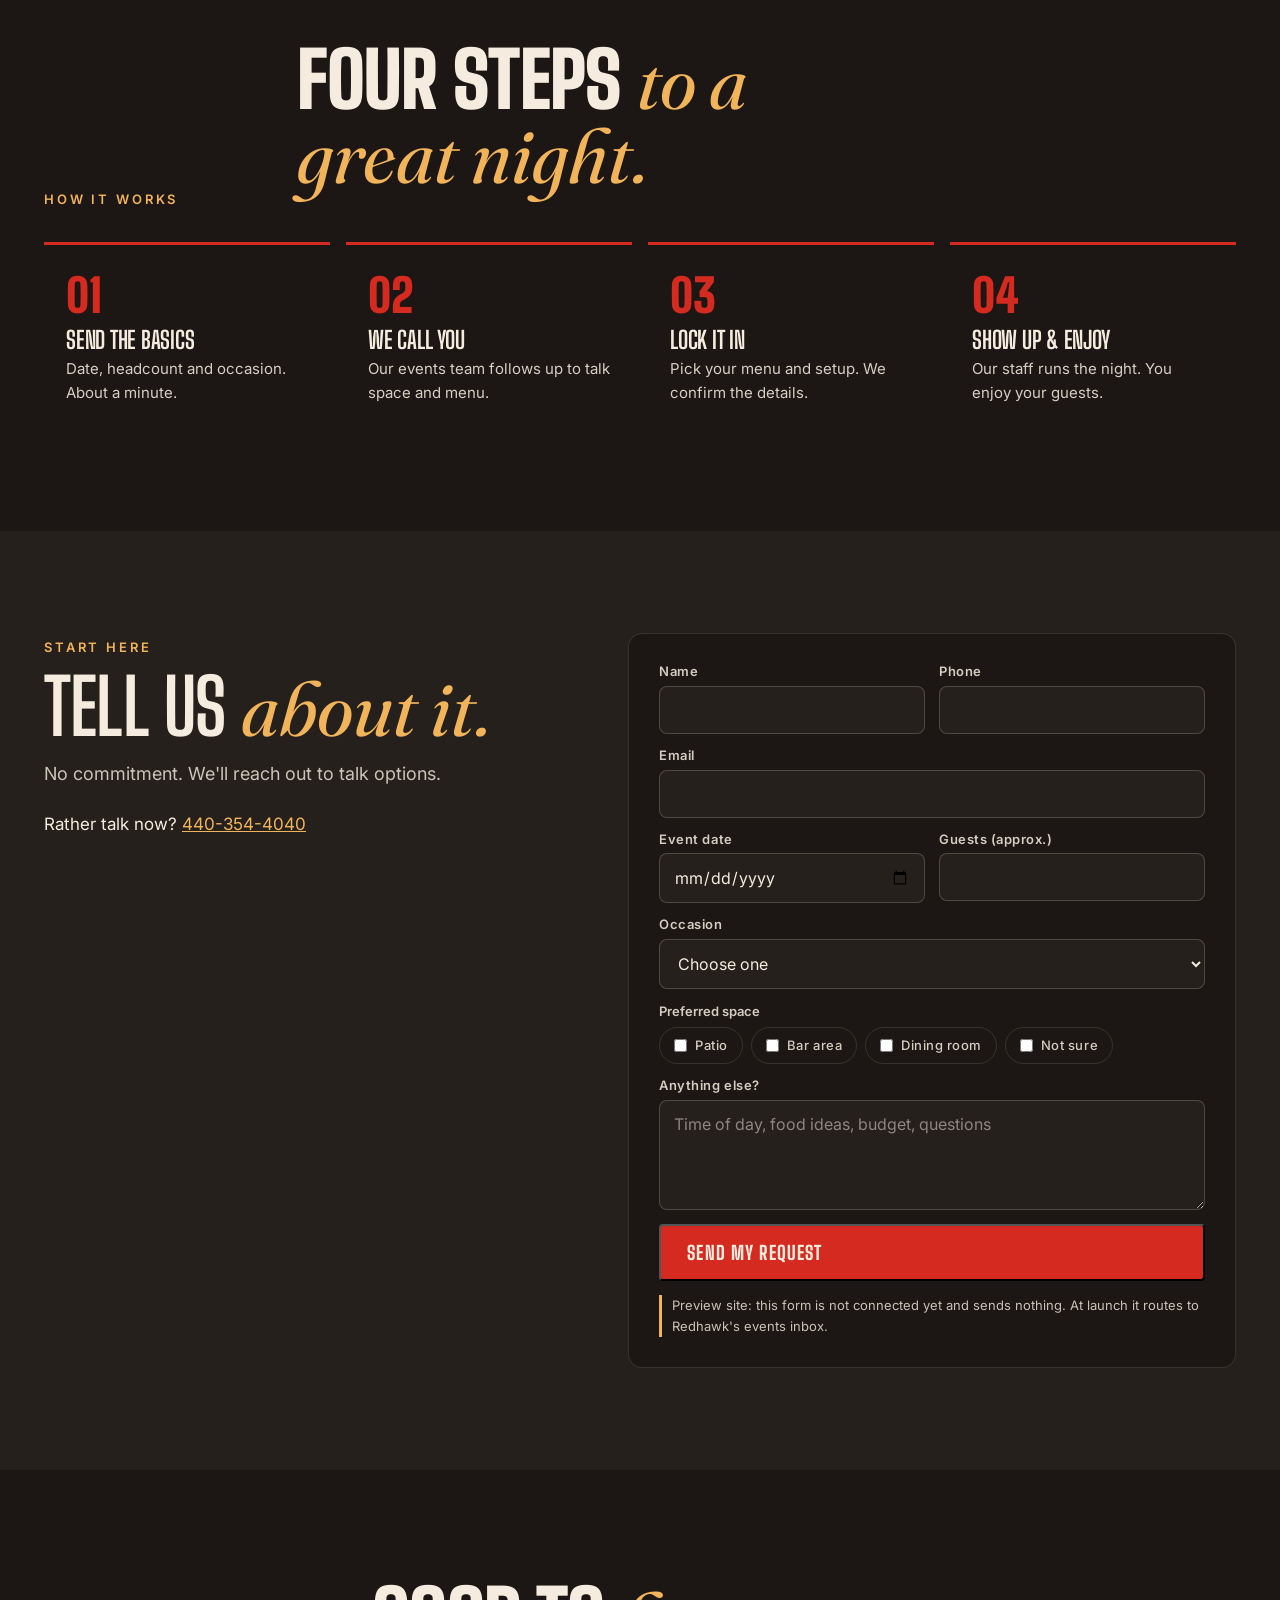
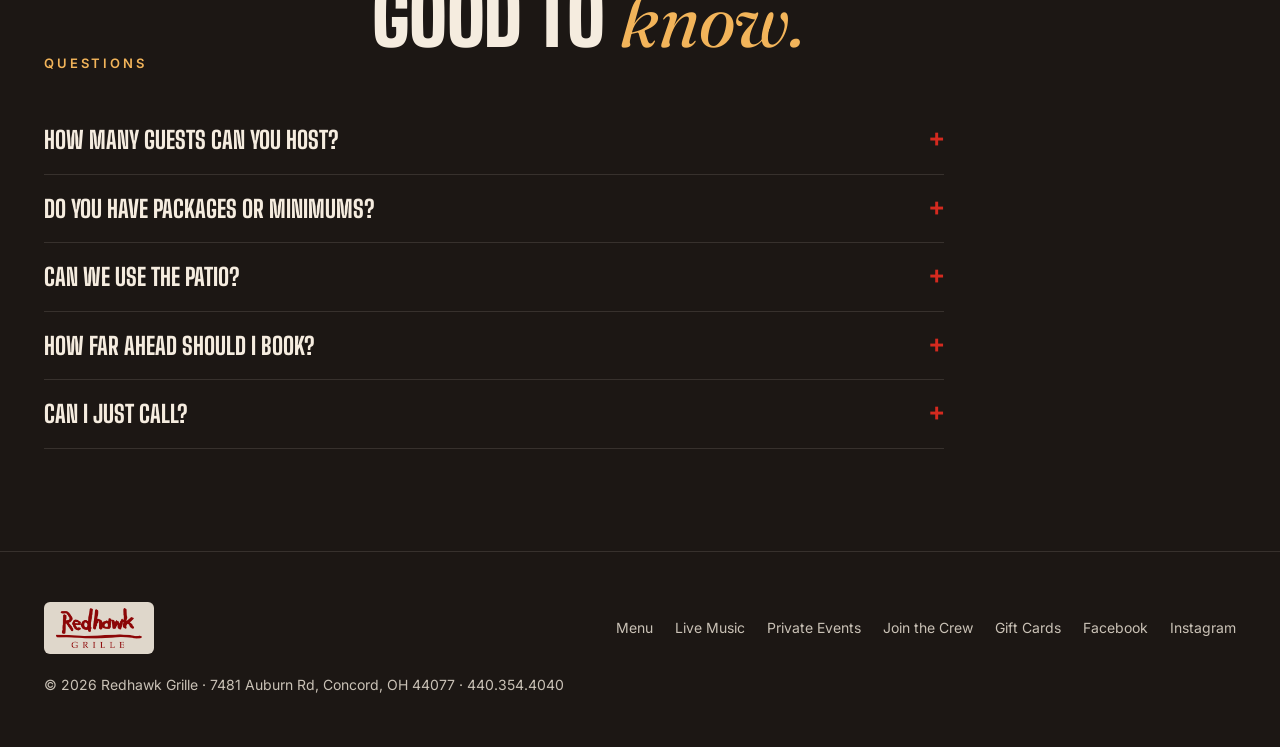
<file: private-events.html>
<!doctype html>
<html lang="en">
<head>
<meta charset="utf-8">
<meta name="viewport" content="width=device-width,initial-scale=1,viewport-fit=cover">
<title>Private Events &amp; Party Venue | Redhawk Grille, Concord OH</title>
<meta name="description" content="Host your rehearsal dinner, birthday, shower, team night or fundraiser at Redhawk Grille in Concord, OH. Patio, two bars and a fireplace dining room near Mentor and Painesville.">
<meta name="robots" content="noindex,nofollow">
<link rel="canonical" href="https://www.redhawkgrille.com/private-events/">
<meta property="og:title" content="Private Events &amp; Party Venue | Redhawk Grille, Concord OH"><meta property="og:description" content="Host your rehearsal dinner, birthday, shower, team night or fundraiser at Redhawk Grille in Concord, OH. Patio, two bars and a fireplace dining room near Mentor and Painesville."><meta property="og:type" content="website">
<link rel="preconnect" href="https://fonts.googleapis.com"><link rel="preconnect" href="https://fonts.gstatic.com" crossorigin>
<link href="https://fonts.googleapis.com/css2?family=Big+Shoulders+Display:wght@700;800;900&family=Fraunces:ital,opsz,wght@1,9..144,400;1,9..144,500&family=Inter:wght@400;500;600&display=swap" rel="stylesheet">
<link rel="stylesheet" href="assets/site.css"><link rel="stylesheet" href="assets/pages.css">
<script type="application/ld+json">{"@context": "https://schema.org", "@type": "Restaurant", "@id": "https://www.redhawkgrille.com/#restaurant", "name": "Redhawk Grille", "telephone": "+1-440-354-4040", "url": "https://www.redhawkgrille.com/", "servesCuisine": "American", "priceRange": "$$", "acceptsReservations": "https://www.yelp.com/reservations/redhawk-grille-painesville", "hasMenu": "https://www.redhawkgrille.com/menu/", "address": {"@type": "PostalAddress", "streetAddress": "7481 Auburn Rd.", "addressLocality": "Concord", "addressRegion": "OH", "postalCode": "44077", "addressCountry": "US"}, "sameAs": ["https://www.facebook.com/redhawkgrille", "https://www.instagram.com/redhawkgrille/"]}</script><script type="application/ld+json">{"@context": "https://schema.org", "@type": "FAQPage", "mainEntity": [{"@type": "Question", "name": "How many guests can you host?", "acceptedAnswer": {"@type": "Answer", "text": "It depends on the space and the season. Tell us your headcount and we'll recommend the right setup."}}, {"@type": "Question", "name": "Do you have packages or minimums?", "acceptedAnswer": {"@type": "Answer", "text": "Menus and pricing are built around your event. Send a request and we'll follow up with options."}}, {"@type": "Question", "name": "Can we use the patio?", "acceptedAnswer": {"@type": "Answer", "text": "Yes, in season. We'll plan an indoor backup with you in case Ohio weather has other ideas."}}, {"@type": "Question", "name": "How far ahead should I book?", "acceptedAnswer": {"@type": "Answer", "text": "Weekends fill up first, especially in summer and the holidays. The earlier the better."}}, {"@type": "Question", "name": "Can I just call?", "acceptedAnswer": {"@type": "Answer", "text": "Absolutely. Call 440-354-4040 and ask about private events."}}]}</script>
</head>
<body class="inner">
<!-- SHARED:HEADER -->
<a class="skip" href="#main">Skip to content</a>
<header class="nav" id="nav"><div class="wrap">
  <a href="index.html" aria-label="Redhawk Grille home"><img src="assets/logo.png" alt="Redhawk Grille"></a>
  <ul><li><a href="menu.html">Menu</a></li><li><a href="index.html#music">Live Music</a></li><li><a href="private-events.html" aria-current="page">Private Events</a></li><li><a href="careers.html">Join the Crew</a></li><li><a href="index.html#visit">Visit</a></li></ul>
  <a class="btn btn-p" href="https://oo.viguest.com/?siteName=redhawk">Order Online</a>
</div></header>
<!-- /SHARED:HEADER -->
<main id="main">

<section class="phero"><img src="assets/rh-patio-day.jpg" alt="Guests on the Redhawk Grille patio under the pergola">
 <div class="wrap"><div class="crumbs"><a href="index.html">Home</a> / Private Events</div>
  <h1>Throw it at <em class="f">the Hawk.</em></h1>
  <p class="lead">Rehearsal dinners, birthdays, showers, team nights and fundraisers in Concord, a short drive from Mentor and Painesville. Tell us the date, the crowd and the occasion. We'll handle the rest.</p>
  <div class="ctas"><a class="btn btn-p" href="#request">Start Your Request</a><a class="btn btn-g" href="tel:4403544040">Call 440.354.4040</a></div>
 </div></section>
<section class="sec"><div class="wrap"><div class="head reveal"><span class="eyebrow">What we host</span><h2>Every reason <em class="f">to gather.</em></h2></div><div class="tiles"><div class="tile reveal"><div class="ic" aria-hidden="true"></div><h3>Rehearsal dinners</h3><p>Relaxed, great food, and the patio for photos.</p></div><div class="tile reveal"><div class="ic" aria-hidden="true"></div><h3>Birthdays &amp; milestones</h3><p>From a table of ten to the whole crew.</p></div><div class="tile reveal"><div class="ic" aria-hidden="true"></div><h3>Showers</h3><p>Bridal and baby showers with a menu everyone likes.</p></div><div class="tile reveal"><div class="ic" aria-hidden="true"></div><h3>Team nights &amp; corporate</h3><p>Holiday parties, client dinners, wins worth celebrating.</p></div><div class="tile reveal"><div class="ic" aria-hidden="true"></div><h3>Fundraisers</h3><p>Bring your cause, we&#x27;ll bring the room.</p></div><div class="tile reveal"><div class="ic" aria-hidden="true"></div><h3>Graduations</h3><p>Summer grad parties out on the patio.</p></div></div></div></section>
<section class="sec alt"><div class="wrap"><div class="head reveal"><span class="eyebrow">The spaces</span><h2>Pick your <em class="f">setting.</em></h2></div><div class="split reveal" style="margin-bottom:56px"><figure><img src="assets/rh-patio-day.jpg" alt="The Patio at Redhawk Grille" loading="lazy"></figure><div><span class="eyebrow">Space 1</span><h2 style="font-size:clamp(40px,5vw,72px);margin:10px 0 14px">The Patio</h2><p style="color:rgba(245,236,223,.8);font-size:18px">Pergola, string lights, red umbrellas, bocce and cornhole. Our summer showpiece.</p><p style="margin:14px 0 0;color:var(--glow);font-weight:600">Ask us about capacity for your group →</p></div></div><div class="split rev reveal" style="margin-bottom:56px"><figure><img src="assets/ig-packed-bar.jpg" alt="Two Full Bars at Redhawk Grille" loading="lazy"></figure><div><span class="eyebrow">Space 2</span><h2 style="font-size:clamp(40px,5vw,72px);margin:10px 0 14px">Two Full Bars</h2><p style="color:rgba(245,236,223,.8);font-size:18px">Inside, with every game on and a full-service bar staff.</p><p style="margin:14px 0 0;color:var(--glow);font-weight:600">Ask us about capacity for your group →</p></div></div><div class="split reveal" style="margin-bottom:56px"><figure><img src="assets/fb-meatloaf.jpg" alt="Dining Room &amp; Fireplace at Redhawk Grille" loading="lazy"></figure><div><span class="eyebrow">Space 3</span><h2 style="font-size:clamp(40px,5vw,72px);margin:10px 0 14px">Dining Room &amp; Fireplace</h2><p style="color:rgba(245,236,223,.8);font-size:18px">Comfort food by a wood-burning fireplace for fall and winter gatherings.</p><p style="margin:14px 0 0;color:var(--glow);font-weight:600">Ask us about capacity for your group →</p></div></div></div></section>
<section class="sec"><div class="wrap"><div class="head reveal"><span class="eyebrow">How it works</span><h2>Four steps <em class="f">to a great night.</em></h2></div>
 <div class="steps reveal"><div class="step"><h3>Send the basics</h3><p>Date, headcount and occasion. About a minute.</p></div><div class="step"><h3>We call you</h3><p>Our events team follows up to talk space and menu.</p></div><div class="step"><h3>Lock it in</h3><p>Pick your menu and setup. We confirm the details.</p></div><div class="step"><h3>Show up & enjoy</h3><p>Our staff runs the night. You enjoy your guests.</p></div></div></div></section>
<section class="sec alt" id="request"><div class="wrap formwrap">
 <div class="reveal"><span class="eyebrow">Start here</span><h2 style="font-size:clamp(44px,6vw,84px);margin:10px 0 16px">Tell us <em class="f">about it.</em></h2><p style="color:rgba(245,236,223,.8);font-size:18px">No commitment. We'll reach out to talk options.</p><p style="margin-top:22px">Rather talk now? <a href="tel:4403544040" style="color:var(--glow)">440-354-4040</a></p></div>
 <form class="rf reveal" data-preview>
  <label>Name<input name="name" autocomplete="name" required></label>
  <label>Phone<input name="phone" type="tel" autocomplete="tel" required></label>
  <label class="full">Email<input name="email" type="email" autocomplete="email" required></label>
  <label>Event date<input name="date" type="date" required></label>
  <label>Guests (approx.)<input name="guests" type="number" min="1" inputmode="numeric" required></label>
  <label class="full">Occasion<select name="occasion" required><option value="">Choose one</option><option>Rehearsal dinner</option><option>Birthday / milestone</option><option>Shower</option><option>Corporate / team</option><option>Fundraiser</option><option>Graduation</option><option>Other</option></select></label>
  <fieldset><legend>Preferred space</legend><label class="chk"><input type="checkbox" name="space" value="patio">Patio</label><label class="chk"><input type="checkbox" name="space" value="bar">Bar area</label><label class="chk"><input type="checkbox" name="space" value="dining">Dining room</label><label class="chk"><input type="checkbox" name="space" value="unsure">Not sure</label></fieldset>
  <label class="full">Anything else?<textarea name="notes" placeholder="Time of day, food ideas, budget, questions"></textarea></label>
  <button class="btn btn-p" type="submit">Send My Request</button>
  <p class="preview-note">Preview site: this form is not connected yet and sends nothing. At launch it routes to Redhawk's events inbox.</p>
  <div class="done" role="status">Preview only: nothing was sent. On the live site you'd get a confirmation here.</div>
 </form></div></section>
<section class="sec"><div class="wrap"><div class="head reveal"><span class="eyebrow">Questions</span><h2>Good to <em class="f">know.</em></h2></div><div class="faq reveal"><details><summary>How many guests can you host?</summary><p>It depends on the space and the season. Tell us your headcount and we&#x27;ll recommend the right setup.</p></details><details><summary>Do you have packages or minimums?</summary><p>Menus and pricing are built around your event. Send a request and we&#x27;ll follow up with options.</p></details><details><summary>Can we use the patio?</summary><p>Yes, in season. We&#x27;ll plan an indoor backup with you in case Ohio weather has other ideas.</p></details><details><summary>How far ahead should I book?</summary><p>Weekends fill up first, especially in summer and the holidays. The earlier the better.</p></details><details><summary>Can I just call?</summary><p>Absolutely. Call 440-354-4040 and ask about private events.</p></details></div></div></section>
</main>
<!-- SHARED:FOOTER -->
<footer><div class="wrap">
  <img src="assets/logo.png" alt="Redhawk Grille">
  <nav aria-label="Footer"><a href="menu.html">Menu</a><a href="index.html#music">Live Music</a><a href="private-events.html">Private Events</a><a href="careers.html">Join the Crew</a><a href="https://redhawkgrille.mygconline.com/">Gift Cards</a><a href="https://www.facebook.com/redhawkgrille">Facebook</a><a href="https://www.instagram.com/redhawkgrille/">Instagram</a></nav>
  <span>© <span id="yr"></span> Redhawk Grille · 7481 Auburn Rd, Concord, OH 44077 · <a href="tel:4403544040">440.354.4040</a></span>
</div></footer>
<nav class="sticky" aria-label="Quick actions">
  <a href="tel:4403544040">Call</a>
  <a href="https://oo.viguest.com/?siteName=redhawk">Order</a>
  <a href="https://www.yelp.com/reservations/redhawk-grille-painesville">Reserve</a>
</nav>
<!-- /SHARED:FOOTER -->
<script src="assets/site.js"></script>
</body>
</html>
</file>
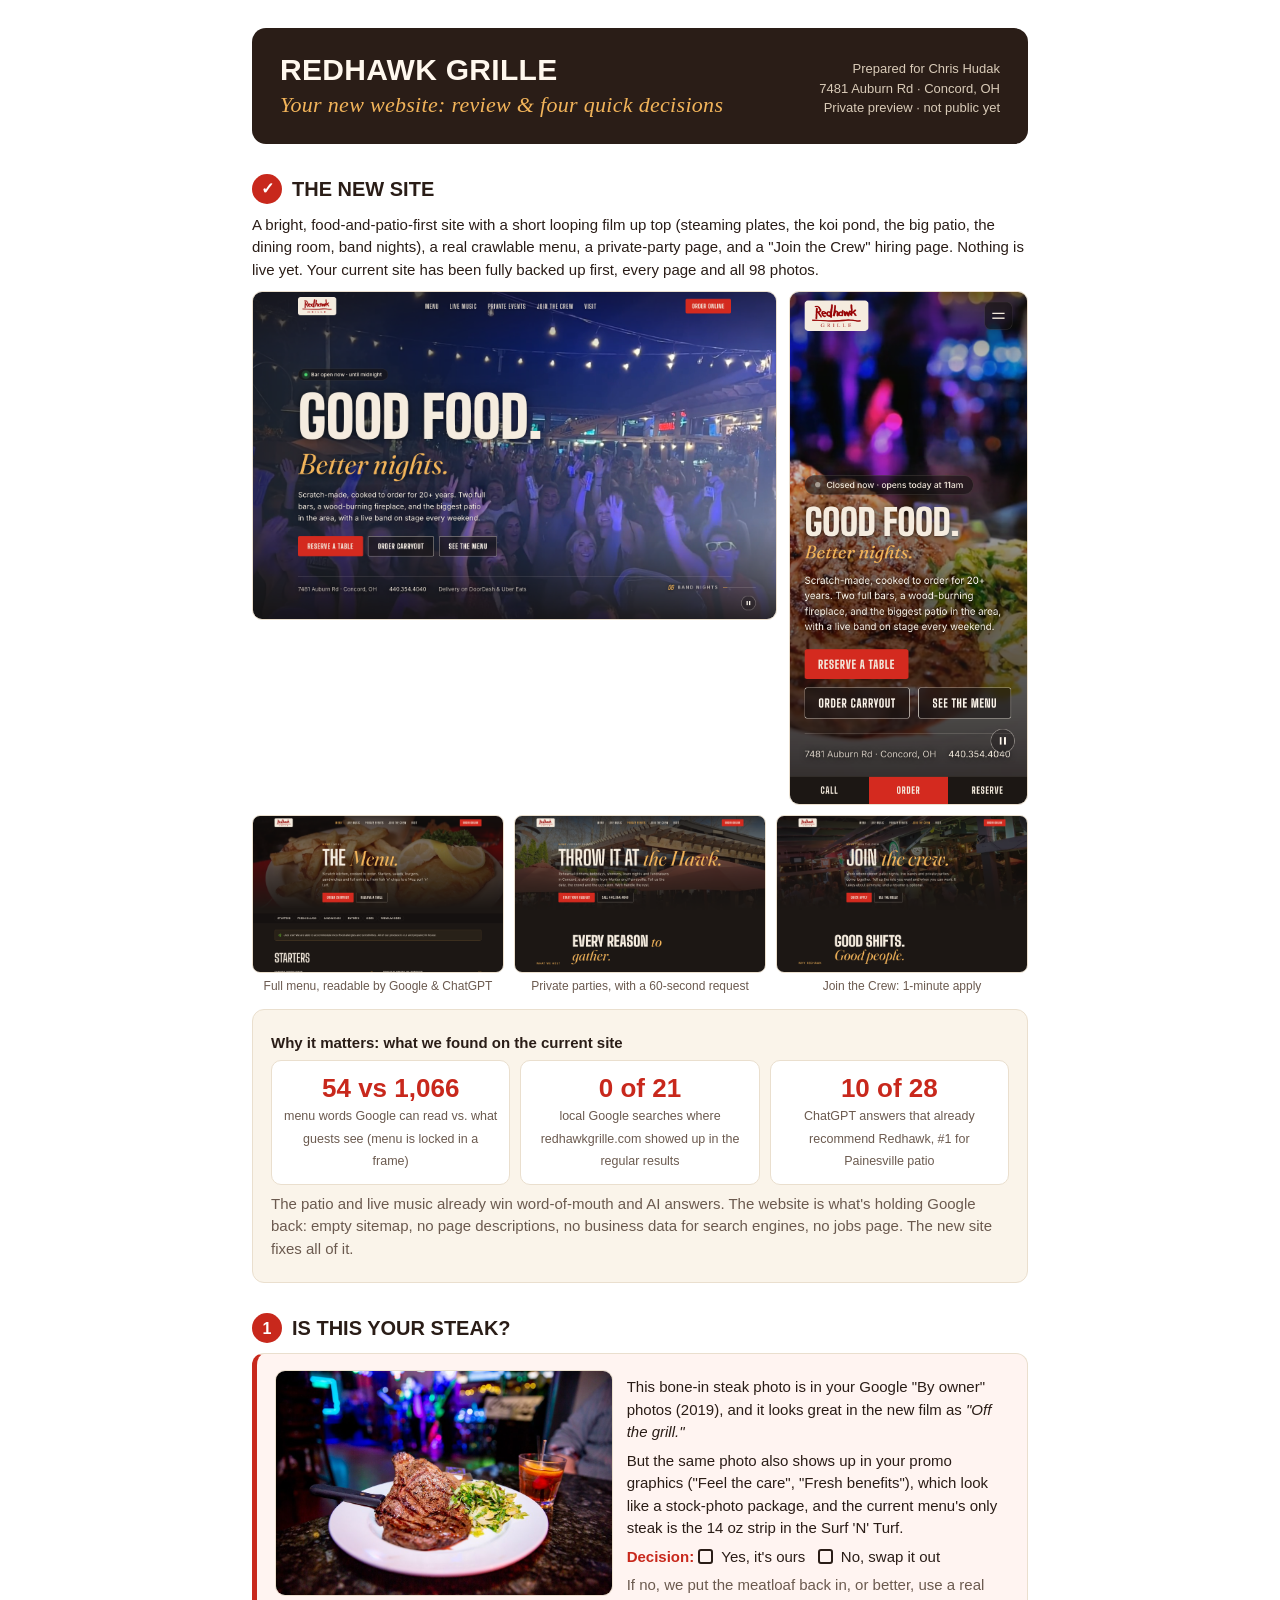
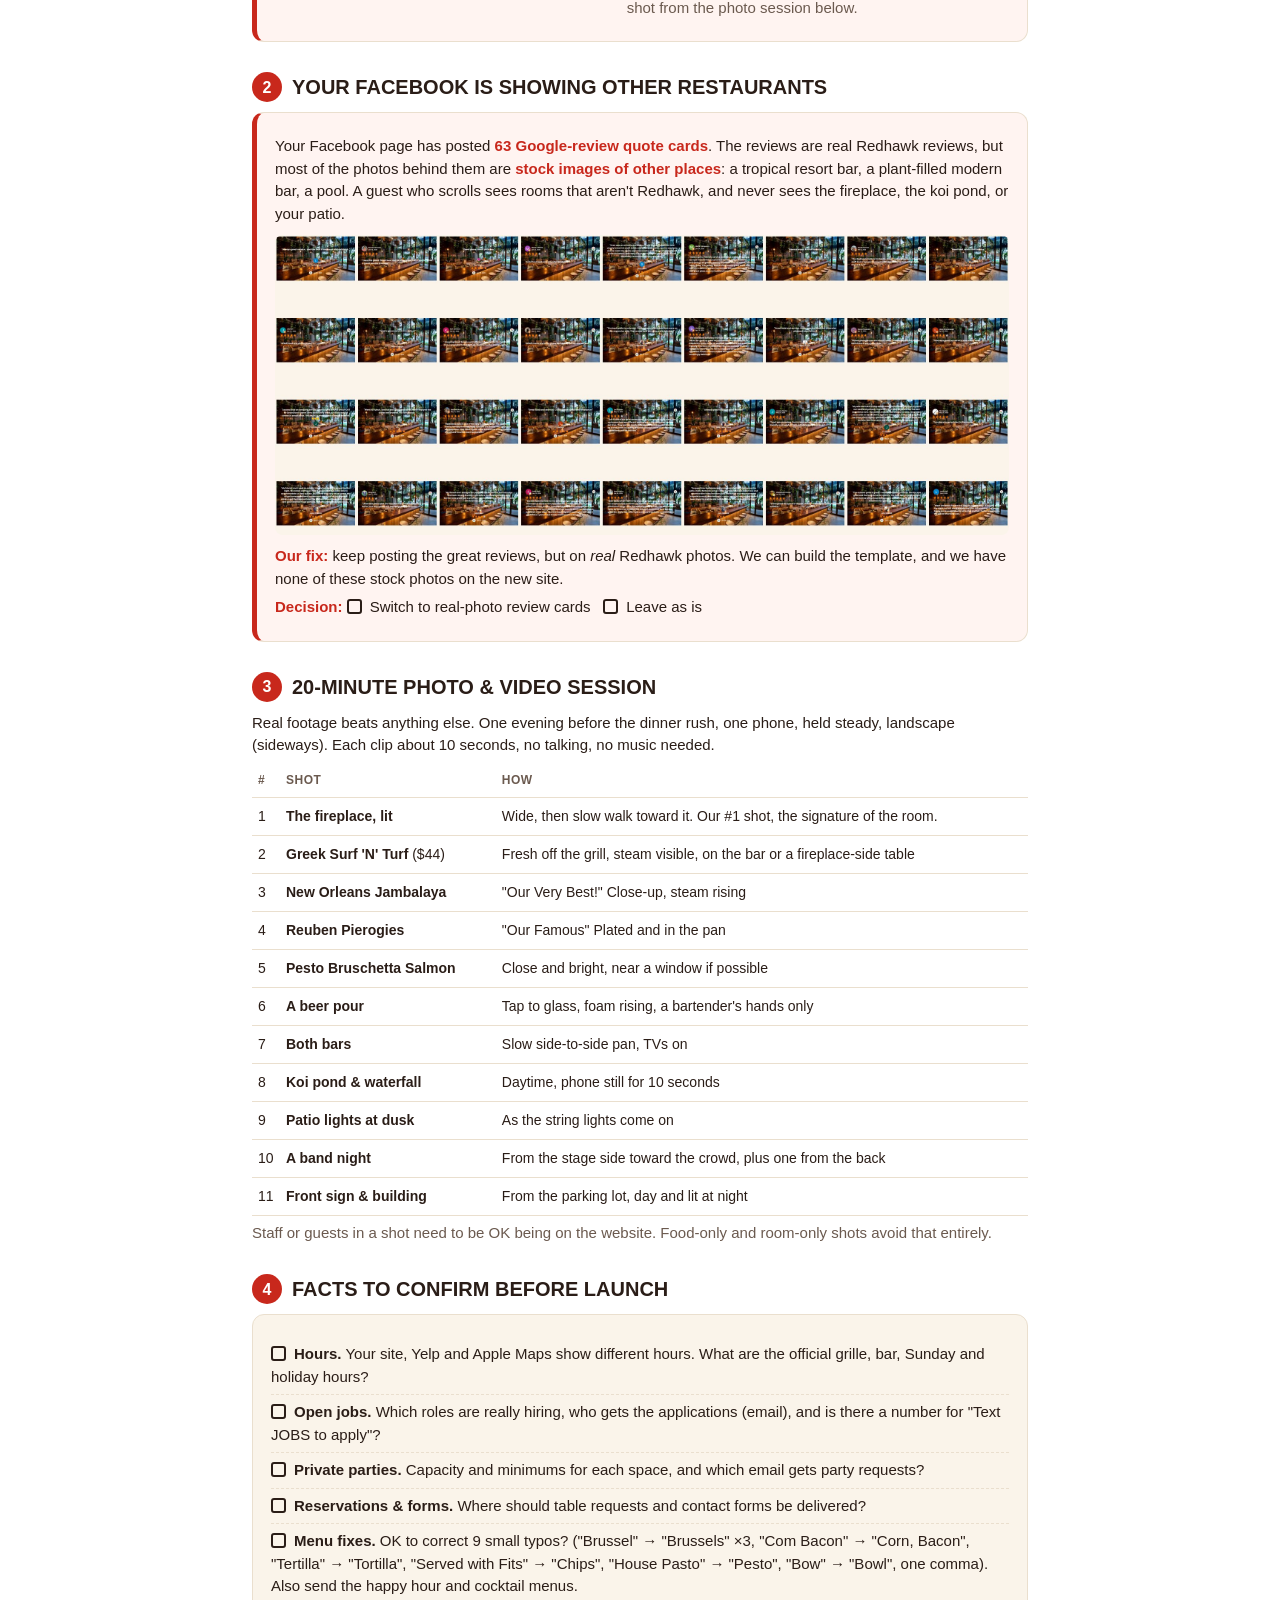
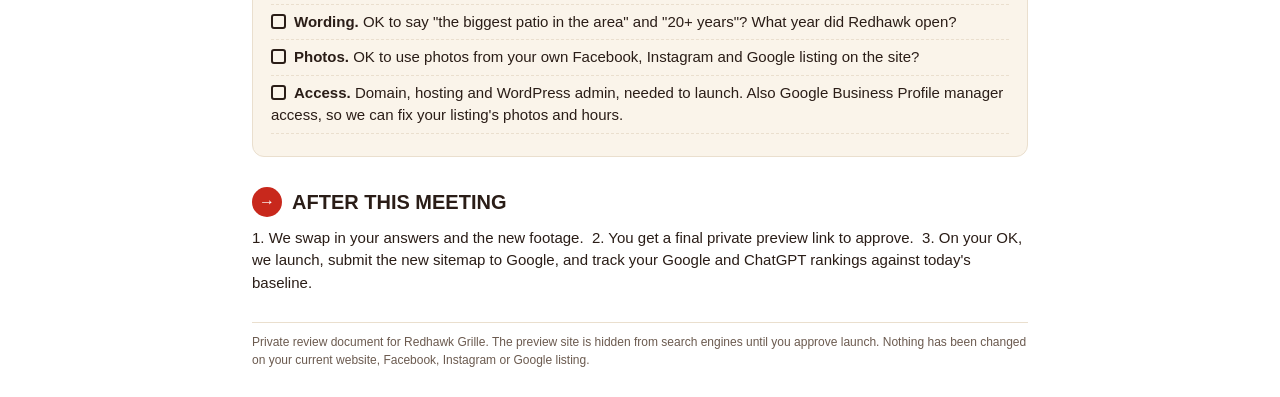
<file: packet/chris-packet.html>
<!doctype html>
<html lang="en"><head><meta charset="utf-8">
<meta name="viewport" content="width=device-width,initial-scale=1">
<meta name="robots" content="noindex,nofollow">
<title>Redhawk Grille · New Website Review · Sit-down with Chris</title>
<style>
@page{size:letter;margin:.5in}
:root{--red:#c8281c;--ink:#2a1d17;--ink2:#6b5a4f;--cream:#faf4ea;--line:#eadfce;--gold:#b7791f}
*{box-sizing:border-box}
body{margin:0;font:15px/1.5 -apple-system,"Helvetica Neue",Arial,sans-serif;color:var(--ink);background:#fff}
.wrap{max-width:820px;margin:0 auto;padding:28px 22px}
header{background:var(--ink);color:#fff8ee;border-radius:14px;padding:26px 28px;display:flex;justify-content:space-between;align-items:flex-end;gap:20px}
header h1{margin:0;font:800 30px/1.05 "Arial Narrow",Arial,sans-serif;text-transform:uppercase;letter-spacing:.01em}
header h1 em{display:block;font:italic 400 22px Georgia,serif;text-transform:none;color:#f2b45a;margin-top:6px}
header .meta{font-size:13px;color:#d9cbb8;text-align:right}
h2{font:800 20px/1.2 "Arial Narrow",Arial,sans-serif;text-transform:uppercase;margin:30px 0 10px;display:flex;gap:10px;align-items:center}
h2 b{background:var(--red);color:#fff;border-radius:50%;width:30px;height:30px;display:inline-grid;place-items:center;font-size:16px;flex:none}
p{margin:6px 0}
.muted{color:var(--ink2)}
.card{background:var(--cream);border:1px solid var(--line);border-radius:12px;padding:16px 18px;margin:10px 0}
.ask{border-left:5px solid var(--red);background:#fff4f1}
.ask strong{color:var(--red)}
.row{display:flex;gap:14px;align-items:flex-start}
.row img{border-radius:10px;border:1px solid var(--line)}
img{max-width:100%;display:block}
.shots{display:grid;grid-template-columns:2.2fr 1fr;gap:12px;margin-top:10px}
.shots img{border-radius:10px;border:1px solid var(--line);width:100%}
.pages{display:grid;grid-template-columns:repeat(3,1fr);gap:10px;margin-top:10px}
.pages figure{margin:0}.pages figcaption{font-size:12px;color:var(--ink2);margin-top:4px;text-align:center}
.pages img{border-radius:8px;border:1px solid var(--line);aspect-ratio:16/10;object-fit:cover;object-position:top}
table{width:100%;border-collapse:collapse;font-size:14px;margin-top:6px}
td,th{border-bottom:1px solid var(--line);padding:8px 6px;text-align:left;vertical-align:top}
th{font-size:12px;text-transform:uppercase;color:var(--ink2);letter-spacing:.04em}
.box{display:inline-block;width:15px;height:15px;border:2px solid var(--ink);border-radius:3px;vertical-align:-2px;margin-right:8px}
ul.check{list-style:none;padding:0;margin:6px 0}ul.check li{padding:6px 0;border-bottom:1px dashed var(--line)}
.stats{display:grid;grid-template-columns:repeat(3,1fr);gap:10px}
.stat{background:#fff;border:1px solid var(--line);border-radius:10px;padding:12px;text-align:center}
.stat b{display:block;font:800 26px "Arial Narrow",Arial,sans-serif;color:var(--red)}
.stat span{font-size:12.5px;color:var(--ink2)}
.brk{page-break-before:always}
footer{margin-top:28px;font-size:12px;color:var(--ink2);border-top:1px solid var(--line);padding-top:10px}
@media print{.wrap{padding:0}h2{break-after:avoid}.card,.row,table,.shots{break-inside:avoid}}
@media(max-width:600px){.shots,.pages,.stats{grid-template-columns:1fr}header{flex-direction:column;align-items:flex-start}header .meta{text-align:left}.row{flex-direction:column}}
</style></head><body><div class="wrap">

<header>
 <h1>Redhawk Grille<em>Your new website: review &amp; four quick decisions</em></h1>
 <div class="meta">Prepared for Chris Hudak<br>7481 Auburn Rd · Concord, OH<br>Private preview · not public yet</div>
</header>

<h2><b>✓</b>The new site</h2>
<p>A bright, food-and-patio-first site with a short looping film up top (steaming plates, the koi pond, the big patio, the dining room, band nights), a real crawlable menu, a private-party page, and a "Join the Crew" hiring page. Nothing is live yet. Your current site has been fully backed up first, every page and all 98 photos.</p>
<div class="shots"><img src="hero-desktop.png" alt="New homepage on a computer"><img src="hero-phone.png" alt="New homepage on a phone"></div>
<div class="pages">
 <figure><img src="menu.png" alt=""><figcaption>Full menu, readable by Google &amp; ChatGPT</figcaption></figure>
 <figure><img src="events.png" alt=""><figcaption>Private parties, with a 60-second request</figcaption></figure>
 <figure><img src="crew.png" alt=""><figcaption>Join the Crew: 1-minute apply</figcaption></figure>
</div>

<div class="card" style="margin-top:14px">
 <p><strong>Why it matters: what we found on the current site</strong></p>
 <div class="stats">
  <div class="stat"><b>54 vs 1,066</b><span>menu words Google can read vs. what guests see (menu is locked in a frame)</span></div>
  <div class="stat"><b>0 of 21</b><span>local Google searches where redhawkgrille.com showed up in the regular results</span></div>
  <div class="stat"><b>10 of 28</b><span>ChatGPT answers that already recommend Redhawk, #1 for Painesville patio</span></div>
 </div>
 <p class="muted" style="margin-top:8px">The patio and live music already win word-of-mouth and AI answers. The website is what's holding Google back: empty sitemap, no page descriptions, no business data for search engines, no jobs page. The new site fixes all of it.</p>
</div>

<h2><b>1</b>Is this your steak?</h2>
<div class="row card ask">
 <img src="steak.jpg" alt="Grilled bone-in steak" style="width:46%">
 <div>
  <p>This bone-in steak photo is in your Google "By owner" photos (2019), and it looks great in the new film as <em>"Off the grill."</em></p>
  <p>But the same photo also shows up in your promo graphics ("Feel the care", "Fresh benefits"), which look like a stock-photo package, and the current menu's only steak is the 14 oz strip in the Surf 'N' Turf.</p>
  <p><strong>Decision:</strong> <span class="box"></span>Yes, it's ours &nbsp; <span class="box"></span>No, swap it out</p>
  <p class="muted">If no, we put the meatloaf back in, or better, use a real shot from the photo session below.</p>
 </div>
</div>

<h2><b>2</b>Your Facebook is showing other restaurants</h2>
<div class="card ask">
 <p>Your Facebook page has posted <strong>63 Google-review quote cards</strong>. The reviews are real Redhawk reviews, but most of the photos behind them are <strong>stock images of other places</strong>: a tropical resort bar, a plant-filled modern bar, a pool. A guest who scrolls sees rooms that aren't Redhawk, and never sees the fireplace, the koi pond, or your patio.</p>
 <img src="review-cards.jpg" alt="The 63 review cards" style="max-height:300px;width:100%;object-fit:cover;object-position:top;border-radius:8px;margin:10px 0">
 <p><strong>Our fix:</strong> keep posting the great reviews, but on <em>real</em> Redhawk photos. We can build the template, and we have none of these stock photos on the new site.</p>
 <p><strong>Decision:</strong> <span class="box"></span>Switch to real-photo review cards &nbsp; <span class="box"></span>Leave as is</p>
</div>

<h2 class="brk"><b>3</b>20-minute photo &amp; video session</h2>
<p>Real footage beats anything else. One evening before the dinner rush, one phone, held steady, landscape (sideways). Each clip about 10 seconds, no talking, no music needed.</p>
<table>
<tr><th style="width:28px">#</th><th>Shot</th><th>How</th></tr>
<tr><td>1</td><td><strong>The fireplace, lit</strong></td><td>Wide, then slow walk toward it. Our #1 shot, the signature of the room.</td></tr>
<tr><td>2</td><td><strong>Greek Surf 'N' Turf</strong> ($44)</td><td>Fresh off the grill, steam visible, on the bar or a fireplace-side table</td></tr>
<tr><td>3</td><td><strong>New Orleans Jambalaya</strong></td><td>"Our Very Best!" Close-up, steam rising</td></tr>
<tr><td>4</td><td><strong>Reuben Pierogies</strong></td><td>"Our Famous" Plated and in the pan</td></tr>
<tr><td>5</td><td><strong>Pesto Bruschetta Salmon</strong></td><td>Close and bright, near a window if possible</td></tr>
<tr><td>6</td><td><strong>A beer pour</strong></td><td>Tap to glass, foam rising, a bartender's hands only</td></tr>
<tr><td>7</td><td><strong>Both bars</strong></td><td>Slow side-to-side pan, TVs on</td></tr>
<tr><td>8</td><td><strong>Koi pond &amp; waterfall</strong></td><td>Daytime, phone still for 10 seconds</td></tr>
<tr><td>9</td><td><strong>Patio lights at dusk</strong></td><td>As the string lights come on</td></tr>
<tr><td>10</td><td><strong>A band night</strong></td><td>From the stage side toward the crowd, plus one from the back</td></tr>
<tr><td>11</td><td><strong>Front sign &amp; building</strong></td><td>From the parking lot, day and lit at night</td></tr>
</table>
<p class="muted">Staff or guests in a shot need to be OK being on the website. Food-only and room-only shots avoid that entirely.</p>

<h2><b>4</b>Facts to confirm before launch</h2>
<div class="card">
<ul class="check">
 <li><span class="box"></span><strong>Hours.</strong> Your site, Yelp and Apple Maps show different hours. What are the official grille, bar, Sunday and holiday hours?</li>
 <li><span class="box"></span><strong>Open jobs.</strong> Which roles are really hiring, who gets the applications (email), and is there a number for "Text JOBS to apply"?</li>
 <li><span class="box"></span><strong>Private parties.</strong> Capacity and minimums for each space, and which email gets party requests?</li>
 <li><span class="box"></span><strong>Reservations &amp; forms.</strong> Where should table requests and contact forms be delivered?</li>
 <li><span class="box"></span><strong>Menu fixes.</strong> OK to correct 9 small typos? ("Brussel" → "Brussels" ×3, "Com Bacon" → "Corn, Bacon", "Tertilla" → "Tortilla", "Served with Fits" → "Chips", "House Pasto" → "Pesto", "Bow" → "Bowl", one comma). Also send the happy hour and cocktail menus.</li>
 <li><span class="box"></span><strong>Wording.</strong> OK to say "the biggest patio in the area" and "20+ years"? What year did Redhawk open?</li>
 <li><span class="box"></span><strong>Photos.</strong> OK to use photos from your own Facebook, Instagram and Google listing on the site?</li>
 <li><span class="box"></span><strong>Access.</strong> Domain, hosting and WordPress admin, needed to launch. Also Google Business Profile manager access, so we can fix your listing's photos and hours.</li>
</ul>
</div>

<h2><b>→</b>After this meeting</h2>
<p>1. We swap in your answers and the new footage. &nbsp;2. You get a final private preview link to approve. &nbsp;3. On your OK, we launch, submit the new sitemap to Google, and track your Google and ChatGPT rankings against today's baseline.</p>

<footer>Private review document for Redhawk Grille. The preview site is hidden from search engines until you approve launch. Nothing has been changed on your current website, Facebook, Instagram or Google listing.</footer>
</div></body></html>
</file>
<file: assets/site.css>
:root{--char:#141110;--char-2:#1e1917;--ember:#d42a1f;--ember-deep:#9e1a12;--glow:#f2b45a;--cream:#f5ecdf;--smoke:#a79d92;--line:rgba(245,236,223,.12);
--display:"Big Shoulders Display",Impact,sans-serif;--accent:"Fraunces",Georgia,serif;--body:"Inter",system-ui,sans-serif;--pad:clamp(72px,10vw,140px)}
*{box-sizing:border-box;margin:0;padding:0}
html{scroll-behavior:smooth}
body{background:var(--char);color:var(--cream);font:400 17px/1.6 var(--body);-webkit-font-smoothing:antialiased;overflow-x:hidden}
img{display:block;max-width:100%}
a{color:inherit}
.wrap{max-width:1240px;margin:0 auto;padding:0 24px}
h1,h2,h3{font-family:var(--display);text-transform:uppercase;line-height:.92;letter-spacing:-.01em}
em.f{font-family:var(--accent);font-style:italic;font-weight:400;text-transform:none;letter-spacing:0;color:var(--glow)}
.eyebrow{font:600 13px/1 var(--body);letter-spacing:.22em;text-transform:uppercase;color:var(--glow)}
.btn{display:inline-flex;align-items:center;gap:10px;font:800 19px/1 var(--display);letter-spacing:.06em;text-transform:uppercase;text-decoration:none;padding:17px 26px;border-radius:4px;transition:transform .2s,background .2s,border-color .2s}
.btn:hover{transform:translateY(-2px)}
.btn-p{background:var(--ember);color:var(--cream)}.btn-p:hover{background:var(--ember-deep)}
.btn-g{border:1.5px solid rgba(245,236,223,.55);background:rgba(20,17,16,.35);backdrop-filter:blur(6px);-webkit-backdrop-filter:blur(6px)}.btn-g:hover{border-color:var(--glow);color:var(--glow)}

/* nav */
.nav{position:fixed;inset:0 0 auto;z-index:50;padding-top:env(safe-area-inset-top);transition:background .3s,backdrop-filter .3s}
.nav.solid{background:rgba(20,17,16,.86);backdrop-filter:blur(12px);border-bottom:1px solid var(--line)}
.nav .wrap{display:flex;align-items:center;justify-content:space-between;height:78px}
.nav img{height:46px;width:auto}
.nav a:first-child img,footer img{background:var(--cream);padding:6px 12px;border-radius:6px;box-sizing:content-box;height:38px}
.nav ul{display:flex;gap:30px;list-style:none;font:700 17px/1 var(--display);letter-spacing:.08em;text-transform:uppercase}
.nav ul a{text-decoration:none;opacity:.95;text-shadow:0 1px 8px rgba(0,0,0,.6)}.nav ul a:hover{opacity:1;color:var(--glow)}
.nav .btn{padding:12px 18px;font-size:16px}
.nav .call{display:none}
@media(max-width:900px){.nav ul{display:none}.nav .call{display:inline-flex}}

/* hero */
.hero{position:relative;min-height:100svh;display:grid;align-items:end;padding:140px 0 70px;overflow:hidden}
.hero-bg{position:absolute;inset:0;background:url(redhawk-1.jpg) center 40%/cover;transform:scale(1.08);animation:drift 22s ease-in-out infinite alternate}
.hero-bg::after{content:"";position:absolute;inset:0;background:linear-gradient(90deg,rgba(20,17,16,.96) 0%,rgba(20,17,16,.78) 45%,rgba(20,17,16,.25) 100%),linear-gradient(0deg,var(--char) 0%,transparent 40%)}
@keyframes drift{to{transform:scale(1.16) translate(-2%,-1%)}}
.hero .wrap{position:relative;width:100%}
.status{display:inline-flex;align-items:center;gap:10px;background:rgba(20,17,16,.6);border:1px solid var(--line);border-radius:999px;padding:8px 16px;font:500 14px/1 var(--body);margin-bottom:28px}
.status b{width:9px;height:9px;border-radius:50%;background:var(--smoke)}
.status.open b{background:#4ad66d;box-shadow:0 0 0 0 rgba(74,214,109,.6);animation:pulse 2s infinite}
@keyframes pulse{70%{box-shadow:0 0 0 10px rgba(74,214,109,0)}100%{box-shadow:0 0 0 0 rgba(74,214,109,0)}}
.hero h1{font-size:clamp(64px,11vw,168px);font-weight:900;max-width:10ch}
.hero h1 em.f{display:block;font-size:.5em;line-height:1.1;margin-top:.15em}
.hero p.lede{max-width:520px;font-size:clamp(17px,1.5vw,20px);color:rgba(245,236,223,.85);margin:26px 0 34px}
.ctas{display:flex;flex-wrap:wrap;gap:14px}
.hero-meta{display:flex;flex-wrap:wrap;gap:12px 34px;margin-top:56px;padding-top:22px;border-top:1px solid var(--line);font-size:15px;color:var(--smoke)}
.hero-meta a{text-decoration:none;color:var(--cream)}.hero-meta a:hover{color:var(--glow)}

/* marquee */
.marquee{background:var(--ember);overflow:hidden;white-space:nowrap;padding:16px 0;border-block:1px solid var(--ember-deep)}
.marquee div{display:inline-block;animation:scroll 32s linear infinite;font:900 26px/1 var(--display);letter-spacing:.06em;text-transform:uppercase}
.marquee span{margin:0 26px}.marquee span.d{color:var(--char);opacity:.55}
@keyframes scroll{to{transform:translateX(-50%)}}

/* experiences */
section{padding:var(--pad) 0;scroll-margin-top:80px}
.head{display:flex;justify-content:space-between;align-items:end;gap:30px;flex-wrap:wrap;margin-bottom:54px}
.head h2{font-size:clamp(48px,7vw,104px);font-weight:900;max-width:13ch}
.head p{max-width:420px;color:var(--smoke)}
.grid{display:grid;grid-template-columns:repeat(12,1fr);gap:18px}
.card{position:relative;border-radius:10px;overflow:hidden;min-height:420px;display:flex;align-items:end;text-decoration:none;isolation:isolate}
.card img{position:absolute;inset:0;width:100%;height:100%;object-fit:cover;z-index:-2;transition:transform .8s cubic-bezier(.2,.7,.2,1)}
.card::before{content:"";position:absolute;inset:0;z-index:-1;background:linear-gradient(0deg,rgba(20,17,16,.97) 0%,rgba(20,17,16,.7) 45%,rgba(20,17,16,.15) 85%)}
.card:hover img{transform:scale(1.06)}
.card .in{padding:30px}
.card h3{font-size:clamp(34px,3.4vw,50px);font-weight:900;margin:8px 0 10px}
.card p{color:rgba(245,236,223,.8);font-size:15px;max-width:38ch}
.card .go{display:inline-block;margin-top:16px;font:800 16px/1 var(--display);letter-spacing:.1em;text-transform:uppercase;color:var(--glow)}
.c1{grid-column:span 7;min-height:560px}.c2{grid-column:span 5;min-height:560px}.c3{grid-column:span 4}.c4{grid-column:span 4}.c5{grid-column:span 4}
@media(max-width:900px){.c1,.c2,.c3,.c4,.c5{grid-column:span 12;min-height:380px}}

/* patio feature */
.patio{background:var(--char-2);border-block:1px solid var(--line)}
.patio .wrap{display:grid;grid-template-columns:1.05fr 1fr;gap:clamp(36px,6vw,90px);align-items:center}
.patio h2{font-size:clamp(52px,7.5vw,112px);font-weight:900}
.patio p{color:var(--smoke);margin:24px 0 34px;max-width:46ch}
.feats{display:grid;grid-template-columns:1fr 1fr;gap:1px;background:var(--line);border:1px solid var(--line);border-radius:10px;overflow:hidden}
.feats div{background:var(--char-2);padding:28px 24px}
.feats strong{display:block;font:900 clamp(40px,4vw,60px)/1 var(--display);color:var(--ember)}
.feats span{font-size:14px;color:var(--smoke);letter-spacing:.04em}
.ph{position:relative;aspect-ratio:4/5;border-radius:10px;overflow:hidden}
.ph img{width:100%;height:100%;object-fit:cover}
.ph .tag{position:absolute;left:18px;bottom:18px;background:var(--char);border:1px solid var(--line);padding:10px 14px;border-radius:4px;font:700 15px/1 var(--display);letter-spacing:.1em;text-transform:uppercase}
@media(max-width:900px){.patio .wrap{grid-template-columns:1fr}.ph{aspect-ratio:4/3}}

/* events */
.events{position:relative;overflow:hidden}
.events::before{content:"";position:absolute;inset:0;background:url(events-bg.jpg) center/cover;opacity:.35;z-index:-1}
.events{isolation:isolate}
.ev{border-top:1px solid var(--line)}
.ev a{display:grid;grid-template-columns:150px 1fr auto;align-items:center;gap:24px;padding:26px 6px;border-bottom:1px solid var(--line);text-decoration:none;transition:background .25s,padding .25s}
.ev a:hover{background:rgba(212,42,31,.12);padding-left:18px}
.ev .dt{font:900 44px/.9 var(--display);text-transform:uppercase}
.ev .dt small{display:block;font:600 12px/1 var(--body);letter-spacing:.2em;color:var(--glow);margin-bottom:8px}
.ev .act{font:900 clamp(36px,5vw,72px)/.95 var(--display);text-transform:uppercase}
.ev .tm{font:600 15px/1 var(--body);color:var(--smoke);text-align:right}
.ev .tm b{display:block;color:var(--cream);font:800 22px/1 var(--display);margin-bottom:6px}
@media(max-width:640px){.ev a{grid-template-columns:90px 1fr;gap:14px}.ev .dt{font-size:32px}.ev .tm{display:none}}
.ev-foot{display:flex;justify-content:space-between;align-items:center;flex-wrap:wrap;gap:16px;margin-top:34px;color:var(--smoke)}

.crowd{display:grid;grid-template-columns:1.4fr 1fr;gap:18px;margin:0 0 44px}
.crowd figure{position:relative;border-radius:10px;overflow:hidden;aspect-ratio:16/9;margin:0}
.crowd figure:last-child{aspect-ratio:auto}
.crowd img{width:100%;height:100%;object-fit:cover;filter:saturate(1.05) contrast(1.05)}
.crowd figure::after{content:"";position:absolute;inset:0;z-index:1;background:linear-gradient(0deg,rgba(20,17,16,.95) 0%,rgba(20,17,16,.6) 30%,transparent 65%)}
.crowd figcaption{text-shadow:0 2px 12px rgba(0,0,0,.9)}
.crowd figcaption{position:absolute;left:20px;bottom:16px;z-index:2;font:800 clamp(22px,2.2vw,30px)/1 var(--display);text-transform:uppercase;letter-spacing:.04em}
.crowd figcaption small{display:block;font:600 12px/1 var(--body);letter-spacing:.2em;color:var(--glow);margin-bottom:8px}
@media(max-width:760px){.crowd{grid-template-columns:1fr}.crowd figure:last-child{aspect-ratio:16/10}}
/* private events band */
.book{background:var(--ember);color:var(--cream);text-align:center}
.book h2{font-size:clamp(52px,8.5vw,128px);font-weight:900;max-width:14ch;margin:16px auto 22px}
.book h2 em.f{color:var(--char)}
.book p{max-width:560px;margin:0 auto 34px;font-size:18px;opacity:.92}
.book .eyebrow{color:var(--char)}
.book .btn-p{background:var(--char)}.book .btn-p:hover{background:#000}
.book .btn-g{border-color:rgba(245,236,223,.6)}.book .btn-g:hover{color:var(--char);border-color:var(--char)}

/* visit */
.visit .wrap{display:grid;grid-template-columns:1fr 1fr;gap:clamp(36px,6vw,90px)}
.visit h2{font-size:clamp(52px,7vw,104px);font-weight:900;margin-bottom:26px}
.addr{font:800 30px/1.1 var(--display);text-transform:uppercase;letter-spacing:.02em}
.phone{display:inline-block;font:900 clamp(44px,5vw,64px)/1 var(--display);color:var(--ember);text-decoration:none;margin:18px 0 30px}
.hours{display:grid;grid-template-columns:1fr 1fr;gap:28px}
.hours h3{font-size:28px;color:var(--glow);margin-bottom:12px}
.hours dl{display:grid;grid-template-columns:auto 1fr;gap:8px 16px;font-size:15px}
.hours dt{color:var(--smoke)}.hours dd{text-align:right}
.hours .today{color:var(--cream);font-weight:600}
.map{border-radius:10px;overflow:hidden;border:1px solid var(--line);min-height:380px;margin-top:40px}
.map iframe{width:100%;height:100%;min-height:380px;border:0;filter:grayscale(1) invert(.9) contrast(.9)}
@media(max-width:900px){.visit .wrap{grid-template-columns:1fr}.hours{grid-template-columns:1fr}}

/* gift */
.gift{padding:0 0 var(--pad)}
.gift .box{display:grid;grid-template-columns:auto 1fr auto;gap:30px;align-items:center;background:var(--char-2);border:1px solid var(--line);border-radius:10px;padding:34px}
.gift .ic{width:74px;height:74px;border-radius:50%;background:var(--ember);display:grid;place-items:center;font-size:34px}
.gift h3{font-size:clamp(32px,3.5vw,46px);font-weight:900}
.gift p{color:var(--smoke)}
@media(max-width:760px){.gift .box{grid-template-columns:1fr;text-align:left}}

footer{border-top:1px solid var(--line);padding:50px 0 calc(50px + env(safe-area-inset-bottom));color:var(--smoke);font-size:14px}
footer .wrap{display:flex;justify-content:space-between;align-items:center;flex-wrap:wrap;gap:20px}
footer img{height:40px;width:auto;opacity:.9}
footer nav{display:flex;gap:22px;flex-wrap:wrap}
footer a{text-decoration:none}footer a:hover{color:var(--glow)}

/* mobile sticky bar */
.sticky{display:none}
@media(max-width:760px){
 .hero-meta{color:var(--cream);margin-top:24px!important;gap:6px 20px}
 .hero{padding-top:104px}
 .hero h1{font-size:60px}
 .status{margin-bottom:18px}
 .hero p.lede{margin:18px 0 24px;font-size:16px}
 .ctas .btn{padding:15px 22px}
 .hero-meta span:last-child{display:none}
 .hero{padding-bottom:calc(110px + env(safe-area-inset-bottom))}
 .sticky{display:grid;grid-template-columns:1fr 1fr 1fr;position:fixed;left:0;right:0;bottom:0;z-index:60;background:var(--char);border-top:1px solid var(--line);padding-bottom:env(safe-area-inset-bottom)}
 .sticky a{padding:15px 4px;text-align:center;font:800 15px/1 var(--display);letter-spacing:.08em;text-transform:uppercase;text-decoration:none}
 .sticky a:nth-child(2){background:var(--ember)}
 footer{padding-bottom:calc(110px + env(safe-area-inset-bottom))}
}

/* REAL SMOKE + FIRE (ported from Chasin Tailz V6: licensed Mixkit footage as autostart GIF plates, screen-blended; Safari/low-power proof) */
.hero{isolation:isolate}
.hero .wrap{z-index:6}
.hero h1,.hero p.lede,.status{position:relative;z-index:6}
.hero .ctas,.hero-meta{position:relative;z-index:12}
.fx-smoke{position:absolute;z-index:3;inset:0;overflow:hidden;pointer-events:none;mix-blend-mode:screen;opacity:.5;-webkit-mask-image:radial-gradient(ellipse 45% 65% at 70% 50%,#000 0,rgba(0,0,0,.5) 55%,transparent 100%);mask-image:radial-gradient(ellipse 45% 65% at 70% 50%,#000 0,rgba(0,0,0,.5) 55%,transparent 100%)}
.fx-smoke img{position:absolute;display:block;pointer-events:none;mix-blend-mode:screen}
.fx-plate{width:118%;height:118%;object-fit:cover}
.fx-plate-a{inset:-10% -8% -8% -10%;opacity:.34;filter:contrast(1.22) brightness(1.32);animation:fx-roll-a 18s ease-in-out -3s infinite alternate}
.fx-plate-b{inset:-3% -18% -14% 0;opacity:.24;filter:contrast(1.14) brightness(1.24) blur(2.4px);transform:scaleX(-1);animation:fx-roll-b 13s ease-in-out -7s infinite alternate}
.fx-wisp{width:34%;height:38%;object-fit:contain;opacity:.28;transform-origin:50% 82%}
.fx-wisp-1{left:5%;top:44%;opacity:.36;filter:contrast(1.27) brightness(1.44) blur(.35px);animation:fx-rise-a 8.8s ease-in-out -1.3s infinite alternate}
.fx-wisp-2{left:29%;top:18%;width:27%;opacity:.16;filter:brightness(1.16) blur(4px);animation:fx-rise-b 15.8s ease-in-out -5.1s infinite alternate}
.fx-wisp-3{right:19%;top:37%;width:31%;opacity:.26;filter:contrast(1.14) brightness(1.3) blur(1.8px);animation:fx-rise-a 11.6s ease-in-out -6.7s infinite alternate}
.fx-wisp-4{right:1%;top:8%;width:38%;height:43%;opacity:.34;filter:contrast(1.25) brightness(1.42) blur(.45px);animation:fx-rise-b 9.2s ease-in-out -2.8s infinite alternate}
@keyframes fx-roll-a{0%{transform:translate3d(-7%,5%,0) scale(1.05)}100%{transform:translate3d(6%,-7%,0) scale(1.17)}}
@keyframes fx-roll-b{0%{transform:translate3d(8%,8%,0) scaleX(-1) scale(1.08)}100%{transform:translate3d(-9%,-9%,0) scaleX(-1) scale(1.2)}}
@keyframes fx-rise-a{0%{transform:translate3d(-5%,8%,0) scale(.88) rotate(-3deg);opacity:.18}48%{opacity:.4}100%{transform:translate3d(12%,-18%,0) scale(1.14) rotate(4deg);opacity:.26}}
@keyframes fx-rise-b{0%{transform:translate3d(7%,10%,0) scaleX(-1) scale(.9) rotate(3deg);opacity:.2}52%{opacity:.42}100%{transform:translate3d(-10%,-20%,0) scaleX(-1) scale(1.17) rotate(-5deg);opacity:.24}}
/* fireplace bed along the bottom of the hero */
.fx-fire{position:absolute;z-index:4;left:0;right:0;bottom:0;height:220px;overflow:hidden;pointer-events:none;background:linear-gradient(180deg,transparent 0 10%,rgba(20,4,0,.35) 50%,#140300 100%)}
.fx-fire::after{content:"";position:absolute;z-index:5;left:0;right:0;bottom:-16px;height:60px;background:linear-gradient(180deg,rgba(255,89,20,.6),rgba(58,3,0,.92));filter:blur(13px)}
.fx-fire img{position:absolute;display:block;pointer-events:none;mix-blend-mode:screen}
.fx-bed{object-fit:cover;object-position:50% 67%;inset:-12% -2% -10%;width:104%;height:142%;opacity:.62;filter:saturate(1.24) contrast(1.16)}
.fx-bed-back{inset:-24% -18% -4%;width:136%;height:154%;opacity:.48;filter:saturate(1.08) brightness(.82) blur(1.8px);transform:scaleX(-1)}
.fx-tower{bottom:-5%;width:44%;height:182%;object-fit:cover;object-position:50% 72%;opacity:.9;filter:saturate(1.18) contrast(1.14) brightness(.96) drop-shadow(0 -16px 24px rgba(255,70,12,.5));-webkit-mask-image:linear-gradient(90deg,transparent 0,#000 12% 88%,transparent 100%);mask-image:linear-gradient(90deg,transparent 0,#000 12% 88%,transparent 100%)}
.fx-tower-l{left:-6%;transform:scaleX(-1)}.fx-tower-c{left:28%;width:46%;height:196%}.fx-tower-r{right:-7%}
.hero{padding-bottom:70px}
.fx-fire{-webkit-mask-image:linear-gradient(180deg,transparent 0,#000 38%);mask-image:linear-gradient(180deg,transparent 0,#000 38%)}
.hero-meta{border-top-color:rgba(245,236,223,.2);color:rgba(245,236,223,.82);text-shadow:0 1px 10px rgba(0,0,0,.9)}

/* smoke rising off the fillet: emitter is positioned by JS on the meat and drifts with the photo */
.fx-meat{position:absolute;inset:0;z-index:3;pointer-events:none;transform:scale(1.08);animation:drift 22s ease-in-out infinite alternate;transform-origin:50% 50%}
.steam{position:absolute;width:var(--sw,420px);height:calc(var(--sw,420px)*1.5);transform:translate(-50%,-100%);mix-blend-mode:screen}
.steam .pl{position:absolute;left:50%;bottom:0;width:70%;transform-origin:50% 100%;opacity:0;filter:brightness(1.45) contrast(1.1) blur(.6px);mix-blend-mode:screen;animation:steam 7s ease-out infinite;-webkit-mask-image:linear-gradient(0deg,transparent 0,#000 18%,#000 55%,transparent 100%);mask-image:linear-gradient(0deg,transparent 0,#000 18%,#000 55%,transparent 100%)}
.steam .pl-2{animation-delay:-2.3s;animation-duration:8s;left:57%;width:60%}
.steam .pl-3{animation-delay:-4.6s;width:55%;left:44%}
.steam .pl-4{animation-delay:-5.25s;animation-duration:9s}
.steam .pl-5{animation-delay:-.9s;animation-duration:7.5s;left:38%;width:55%}
.steam .pl-6{animation-delay:-4.4s;animation-duration:8.5s;left:62%;width:55%}
@keyframes steam{0%{opacity:0;transform:translate(-50%,10%) scale(.45,.35) rotate(-4deg)}22%{opacity:.8}60%{opacity:.45}100%{opacity:0;transform:translate(-38%,-75%) scale(1.05,1.25) rotate(6deg)}}
.platehaze{position:absolute;transform:translate(-50%,-50%);mix-blend-mode:screen;opacity:.55;-webkit-mask-image:radial-gradient(ellipse 50% 50% at 50% 50%,#000 0,rgba(0,0,0,.7) 45%,transparent 72%);mask-image:radial-gradient(ellipse 50% 50% at 50% 50%,#000 0,rgba(0,0,0,.7) 45%,transparent 72%)}
.platehaze img{position:absolute;inset:-10%;width:120%;height:120%;object-fit:cover;mix-blend-mode:screen;filter:contrast(1.25) brightness(1.4);animation:fx-roll-a 16s ease-in-out infinite alternate}
.platehaze img.b{opacity:.7;transform:scaleX(-1);animation:fx-roll-b 12s ease-in-out -5s infinite alternate}
/* smoke on food cards */
.card .fx-food{position:absolute;z-index:-1;left:-22%;bottom:8%;width:144%;height:86%;object-fit:cover;mix-blend-mode:screen;filter:contrast(1.22) brightness(1.34);opacity:.3;pointer-events:none;-webkit-mask-image:radial-gradient(ellipse at 50% 52%,#000 0 48%,rgba(0,0,0,.82) 64%,transparent 94%);mask-image:radial-gradient(ellipse at 50% 52%,#000 0 48%,rgba(0,0,0,.82) 64%,transparent 94%)}
.card .fx-food.flip{transform:scaleX(-1)}
.card:hover .fx-food{transform:none}.card:hover .fx-food.flip{transform:scaleX(-1)}
/* footer fireline with logo */
.footfire{position:relative;height:clamp(150px,19vw,250px);overflow:hidden;background:#090301}
.footfire::after{content:"";position:absolute;z-index:4;inset:0;background:linear-gradient(180deg,var(--char) 0,transparent 40%,transparent 78%,var(--char) 100%);pointer-events:none}
.footfire img.fx-bed{position:absolute;inset:-24% -2% -8%;mix-blend-mode:screen}
.footfire img.fx-bed-back{inset:-34% -22% -4%}
.footfire .logo{position:absolute;z-index:6;left:50%;top:56%;transform:translate(-50%,-50%);background:var(--cream);padding:10px 18px;border-radius:8px;box-shadow:0 0 0 6px rgba(242,180,90,.12),0 0 34px rgba(255,66,12,.7),0 14px 35px rgba(0,0,0,.6)}
.footfire .logo img{height:54px;width:auto;background:none;padding:0}
@media(max-width:800px){.fx-smoke{opacity:.5}.fx-plate{width:190%;height:112%}.fx-plate-a{inset:-5% -42% -5% -33%}.fx-plate-b{inset:-8% -28% -2% -47%}.fx-fire{height:170px}.fx-tower{width:64%;height:178%;bottom:-4%}.fx-tower-l{left:-16%}.fx-tower-c{left:19%;width:68%;height:190%}.fx-tower-r{right:-17%}}
@media(max-width:560px){.fx-smoke{opacity:.5}.fx-plate{width:230%;height:108%}.fx-plate-a{inset:-3% -58% -3% -62%}.fx-plate-b{inset:-5% -42% -5% -78%}.fx-wisp{width:68%;height:28%}.fx-wisp-1{left:-18%;top:25%}.fx-wisp-2{left:25%;top:9%;width:62%}.fx-wisp-3{right:-20%;top:55%;width:72%}.fx-wisp-4{right:-22%;top:32%;width:70%}.fx-fire{height:150px}.fx-tower{width:82%;height:170%}.fx-tower-l{left:-27%}.fx-tower-c{left:8%;width:86%;height:186%}.fx-tower-r{right:-31%}}
.reveal{opacity:0;transform:translateY(28px);transition:opacity .9s ease,transform .9s cubic-bezier(.2,.7,.2,1)}
.reveal.on{opacity:1;transform:none}
@media(prefers-reduced-motion:reduce){*{animation:none!important;transition:none!important}.reveal{opacity:1;transform:none}}

/* ===== HERO FILM v3 (bright, real Redhawk footage) ===== */
.hero-film{position:absolute;inset:0;z-index:0;overflow:hidden;background:#2a211c}
.hero-film video,.hero-film .hero-poster{position:absolute;inset:0;width:100%;height:100%;object-fit:cover}
.hero-film video{opacity:0;transition:opacity .8s ease}
.hero-film video.playing{opacity:1}
.hero-shade{position:absolute;inset:0;z-index:1;pointer-events:none;
 background:linear-gradient(90deg,rgba(20,17,16,.70) 0%,rgba(20,17,16,.42) 34%,rgba(20,17,16,0) 62%),
 linear-gradient(0deg,rgba(20,17,16,.85) 0%,rgba(20,17,16,0) 30%),
 linear-gradient(180deg,rgba(20,17,16,.55) 0%,rgba(20,17,16,0) 18%)}
.hero h1,.hero p.lede{text-shadow:0 2px 24px rgba(0,0,0,.55),0 1px 3px rgba(0,0,0,.5)}
.hero p.lede{color:#fff8ee}
.hero-chapters{position:absolute;z-index:8;right:clamp(20px,4vw,56px);bottom:78px;display:flex;align-items:center;gap:12px;font:600 12px/1 var(--body);letter-spacing:.22em;text-transform:uppercase;color:#fff8ee;text-shadow:0 1px 8px rgba(0,0,0,.8)}
.hero-chapters i{font:italic 700 18px/1 var(--display);color:var(--glow);letter-spacing:0}
.hero-chapters span{transition:opacity .35s}
.hero-chapters b{display:block;width:90px;height:1px;background:rgba(255,248,238,.3)}
.hero-chapters b em{display:block;height:100%;width:0;background:var(--glow)}
.hero-pause{position:absolute;z-index:12;right:clamp(20px,4vw,56px);bottom:24px;width:40px;height:40px;border-radius:50%;border:1px solid rgba(255,248,238,.5);background:rgba(20,17,16,.35);cursor:pointer;display:grid;place-items:center}
.hero-pause span{width:10px;height:12px;border-left:3px solid #fff8ee;border-right:3px solid #fff8ee}
.hero-pause[aria-pressed="true"] span{width:0;height:0;border:0;border-left:11px solid #fff8ee;border-top:7px solid transparent;border-bottom:7px solid transparent;margin-left:3px}
@media(max-width:900px){.hero-chapters{display:none}.hero-pause{bottom:calc(84px + env(safe-area-inset-bottom));}
 .hero-shade{background:linear-gradient(0deg,rgba(20,17,16,.9) 0%,rgba(20,17,16,.55) 45%,rgba(20,17,16,.1) 75%),linear-gradient(180deg,rgba(20,17,16,.6) 0%,rgba(20,17,16,0) 20%)}}
@media(prefers-reduced-motion:reduce){.hero-film video{display:none}}

.hero .btn-g{background:rgba(20,17,16,.55);border-color:rgba(255,248,238,.7);color:#fff8ee;backdrop-filter:blur(6px);-webkit-backdrop-filter:blur(6px)}
.hero h1 em.f{text-shadow:0 2px 18px rgba(0,0,0,.75)}

/* ===== LIGHT SECTIONS (Dad: whiten it up) ===== */
.light{--ink:#2a1d17;--ink-2:#6b5a4f;background:#faf4ea;color:var(--ink)}
.light h2,.light h3,.light .addr,.light .hours .today,.light .hours dd{color:var(--ink)}
.light p,.light .hours dt,.light .feats span,.light .gift p{color:var(--ink-2)}
.light .eyebrow{color:var(--ember)}
.light h2 em.f,.light h3 em.f{color:var(--ember)}
.light .btn-g{color:var(--ink);border-color:rgba(42,29,23,.35)}
.light .btn-g:hover{border-color:var(--ember);color:var(--ember)}
.light .card,.light .card h3{color:var(--cream)}
.light .card p{color:rgba(245,236,223,.9)}
.light .card{box-shadow:0 18px 40px -18px rgba(60,30,15,.45)}
.patio.light{background:#fff;border-block:1px solid #eadfce}
.light .feats{background:#eadfce;border-color:#eadfce}
.light .feats div{background:#fff}
.light .ph{box-shadow:0 24px 50px -20px rgba(60,30,15,.45)}
.light .ph .tag{background:#fff;color:var(--ink);border-color:#eadfce}
.light .map{border-color:#eadfce}
.light .map iframe{filter:none}
.light .gift .box,.gift.light .box{background:#fff;border-color:#eadfce;box-shadow:0 14px 30px -18px rgba(60,30,15,.35)}
.gift.light{background:#faf4ea;padding-top:0}
.dock.light{background:#faf4ea;border-bottom:1px solid #eadfce}
.dock.light a{background:#fff;border-color:#eadfce;color:var(--ink);box-shadow:0 10px 24px -16px rgba(60,30,15,.4)}
.dock.light a b{color:var(--ink)}.dock.light a span{color:var(--ink-2)}
.dock.light a:hover{border-color:var(--ember)}
.light .phone{color:var(--ember)}
/* lift the remaining dark sections a little */
:root{--char:#1c1714;--char-2:#26201c}
.events::before{opacity:.5}

.crowd figure::after{background:linear-gradient(0deg,rgba(20,17,16,.85) 0%,rgba(20,17,16,.35) 25%,transparent 50%)}
.crowd img{filter:saturate(1.1) contrast(1.05) brightness(1.12)}
.ev .tm,.ev-foot,.events p,.crew p,footer span,footer nav a{color:rgba(245,236,223,.88)}
.rolechips span{border-color:rgba(245,236,223,.5);color:#fff8ee}
</file>
<file: assets/pages.css>
/* ===== Redhawk multi-page components (shared) ===== */
.nav ul a[aria-current="page"]{color:var(--glow)}
.skip{position:absolute;left:-999px;top:8px;z-index:999;background:var(--cream);color:var(--char);padding:10px 16px;border-radius:6px;font-weight:600}
.skip:focus{left:12px}
:focus-visible{outline:2px solid var(--glow);outline-offset:3px}

/* page hero (inner pages) */
.phero{position:relative;min-height:62vh;display:flex;align-items:flex-end;padding:150px 0 64px;overflow:hidden;isolation:isolate}
.phero>img{position:absolute;inset:0;width:100%;height:100%;object-fit:cover;z-index:-2;filter:saturate(1.05) contrast(1.04)}
.phero::after{content:"";position:absolute;inset:0;z-index:-1;background:linear-gradient(0deg,var(--char) 4%,rgba(20,17,16,.72) 45%,rgba(20,17,16,.35) 100%)}
.phero h1{font-size:clamp(52px,8.4vw,124px);margin:14px 0 18px}
.phero p.lead{max-width:640px;font-size:clamp(17px,1.5vw,20px);color:rgba(245,236,223,.86)}
.phero .ctas{margin-top:28px}
.crumbs{font:600 12px/1 var(--body);letter-spacing:.2em;text-transform:uppercase;color:var(--smoke)}
.crumbs a{text-decoration:none;color:var(--glow)}

/* action dock (home) */
.dock{position:relative;z-index:3;margin-top:-1px;background:var(--char-2);border-block:1px solid var(--line)}
.dock .wrap{display:grid;grid-template-columns:repeat(4,1fr)}
.dock a{display:flex;flex-direction:column;gap:6px;padding:26px 22px;text-decoration:none;border-right:1px solid var(--line);transition:background .25s}
.dock a:last-child{border-right:0}
.dock a:hover{background:rgba(212,42,31,.12)}
.dock b{font:800 24px/1 var(--display);text-transform:uppercase;letter-spacing:.02em}
.dock span{font-size:14px;color:var(--smoke)}
.dock b::after{content:" →";color:var(--ember)}
@media(max-width:860px){.dock .wrap{grid-template-columns:1fr 1fr;padding:0}.dock a:nth-child(2){border-right:0}.dock a:nth-child(-n+2){border-bottom:1px solid var(--line)}}

/* generic section */
.sec{padding:var(--pad) 0}
.sec.alt{background:var(--char-2)}
.sec .head{max-width:760px;margin-bottom:44px}
.sec .head h2{font-size:clamp(42px,6vw,84px);margin:10px 0 14px}
.sec .head p{color:rgba(245,236,223,.8);font-size:18px}

/* menu page */
.mtabs{position:sticky;top:72px;z-index:20;background:rgba(20,17,16,.94);backdrop-filter:blur(10px);-webkit-backdrop-filter:blur(10px);border-bottom:1px solid var(--line)}
.mtabs .wrap{display:flex;gap:6px;overflow-x:auto;padding-block:12px;scrollbar-width:none}
.mtabs a{flex:0 0 auto;padding:9px 16px;border:1px solid var(--line);border-radius:999px;font:600 13px/1 var(--body);letter-spacing:.08em;text-transform:uppercase;text-decoration:none;color:var(--cream)}
.mtabs a:hover,.mtabs a.on{background:var(--ember);border-color:var(--ember)}
.mnote{display:flex;gap:14px;align-items:flex-start;padding:18px 20px;border:1px solid rgba(242,180,90,.35);border-radius:10px;background:rgba(242,180,90,.06);font-size:15px;margin-bottom:12px}
.msec{padding:56px 0 8px;scroll-margin-top:140px}
.msec h2{font-size:clamp(40px,5vw,68px);display:flex;align-items:baseline;gap:16px;flex-wrap:wrap}
.msec h2 small{font:500 15px/1.4 var(--body);text-transform:none;color:var(--glow);letter-spacing:0}
.msec .sn{color:var(--smoke);font-size:15px;max-width:820px;margin:10px 0 0}
.items{display:grid;grid-template-columns:1fr 1fr;gap:0 56px;margin-top:22px}
.item{padding:20px 0;border-bottom:1px dashed var(--line)}
.item .top{display:flex;align-items:baseline;gap:12px}
.item h3{font:800 22px/1.1 var(--display);letter-spacing:.02em}
.item .dots{flex:1;border-bottom:1px dotted rgba(245,236,223,.25);transform:translateY(-4px)}
.item .pr{font:700 18px/1 var(--display);color:var(--glow);white-space:nowrap}
.item p{margin-top:6px;font-size:15px;color:rgba(245,236,223,.72);line-height:1.5}
.item .opt{margin-top:8px;display:flex;flex-wrap:wrap;gap:6px}
.item .opt span{font-size:12px;padding:4px 9px;border-radius:999px;border:1px solid var(--line);color:var(--cream)}
.tag-v{font:600 10px/1 var(--body);letter-spacing:.14em;text-transform:uppercase;color:#9ad18b;border:1px solid rgba(154,209,139,.4);padding:3px 6px;border-radius:4px;margin-left:6px;vertical-align:middle}
.sides{display:flex;flex-wrap:wrap;gap:10px;margin-top:20px}
.sides span{padding:10px 16px;border:1px solid var(--line);border-radius:8px;background:var(--char-2)}
@media(max-width:760px){.items{grid-template-columns:1fr}.mtabs{top:64px}}

/* feature split */
.split{display:grid;grid-template-columns:1.05fr 1fr;gap:56px;align-items:center}
.split figure{border-radius:14px;overflow:hidden;aspect-ratio:4/3;margin:0}
.split figure img{width:100%;height:100%;object-fit:cover}
.split.rev>figure{order:2}
@media(max-width:860px){.split{grid-template-columns:1fr;gap:28px}.split.rev>figure{order:0}}

/* tiles */
.tiles{display:grid;grid-template-columns:repeat(auto-fit,minmax(220px,1fr));gap:16px}
.tile{padding:26px;border:1px solid var(--line);border-radius:12px;background:linear-gradient(180deg,rgba(245,236,223,.035),transparent)}
.tile .ic{font-size:26px;margin-bottom:12px}
.tile h3{font-size:26px;margin-bottom:8px}
.tile p{font-size:15px;color:rgba(245,236,223,.75)}

/* steps */
.steps{display:grid;grid-template-columns:repeat(4,1fr);gap:16px;counter-reset:s}
.step{position:relative;padding:28px 22px 24px;border-top:3px solid var(--ember);background:var(--char);border-radius:0 0 10px 10px}
.step::before{counter-increment:s;content:"0" counter(s);font:900 46px/1 var(--display);color:rgba(212,42,31,.55);display:block;margin-bottom:10px}
.step h3{font-size:24px;margin-bottom:6px}
.step p{font-size:15px;color:rgba(245,236,223,.75)}
@media(max-width:860px){.steps{grid-template-columns:1fr 1fr}}
@media(max-width:520px){.steps{grid-template-columns:1fr}}

/* roles */
.roles{display:grid;grid-template-columns:repeat(auto-fit,minmax(250px,1fr));gap:16px}
.role{display:flex;flex-direction:column;gap:10px;padding:24px;border:1px solid var(--line);border-radius:12px;background:var(--char-2);transition:border-color .25s,transform .25s}
.role:hover{border-color:rgba(212,42,31,.7);transform:translateY(-3px)}
.role h3{font-size:30px}
.role p{font-size:15px;color:rgba(245,236,223,.75);flex:1}
.pill{align-self:flex-start;font:600 11px/1 var(--body);letter-spacing:.14em;text-transform:uppercase;padding:6px 10px;border-radius:999px;background:rgba(242,180,90,.12);color:var(--glow);border:1px solid rgba(242,180,90,.35)}
.role button{align-self:flex-start;background:none;border:0;color:var(--cream);font:600 14px var(--body);cursor:pointer;padding:0;text-decoration:underline;text-underline-offset:4px;text-decoration-color:var(--ember)}

/* forms */
.formwrap{display:grid;grid-template-columns:1fr 1.15fr;gap:56px;align-items:start}
@media(max-width:900px){.formwrap{grid-template-columns:1fr}}
form.rf{display:grid;grid-template-columns:1fr 1fr;gap:14px;padding:30px;border:1px solid var(--line);border-radius:14px;background:var(--char)}
form.rf .full{grid-column:1/-1}
form.rf label{display:flex;flex-direction:column;gap:6px;font:600 13px/1.2 var(--body);letter-spacing:.04em;color:rgba(245,236,223,.85)}
form.rf input,form.rf select,form.rf textarea{font:400 16px var(--body);color:var(--cream);background:var(--char-2);border:1px solid rgba(245,236,223,.2);border-radius:8px;padding:13px 14px;min-height:48px;width:100%}
form.rf textarea{min-height:110px;resize:vertical}
form.rf input:focus,form.rf select:focus,form.rf textarea:focus{border-color:var(--glow);outline:none}
form.rf fieldset{border:0;grid-column:1/-1;display:flex;flex-wrap:wrap;gap:8px}
form.rf legend{font:600 13px var(--body);margin-bottom:8px;color:rgba(245,236,223,.85)}
.chk{display:inline-flex!important;flex-direction:row!important;align-items:center;gap:8px!important;padding:10px 14px;border:1px solid var(--line);border-radius:999px;cursor:pointer;font-weight:500!important}
.chk input{width:auto!important;min-height:0!important;accent-color:var(--ember)}
.consent{flex-direction:row!important;align-items:flex-start;font-weight:400!important;font-size:13px!important;color:var(--smoke)!important}
.consent input{width:auto!important;min-height:0!important;margin-top:3px;accent-color:var(--ember)}
form.rf button[type=submit]{grid-column:1/-1}
.preview-note{grid-column:1/-1;font-size:12px;color:var(--smoke);border-left:3px solid var(--glow);padding-left:10px}
.done{display:none;grid-column:1/-1;padding:18px;border-radius:10px;background:rgba(154,209,139,.1);border:1px solid rgba(154,209,139,.4)}
form.rf.sent .done{display:block}
@media(max-width:560px){form.rf{grid-template-columns:1fr;padding:22px}}

/* text-to-apply */
.textjobs{display:flex;align-items:center;gap:22px;padding:24px;border-radius:14px;border:1px dashed rgba(242,180,90,.5);margin-top:26px}
.textjobs .kw{font:900 44px/1 var(--display);color:var(--glow);letter-spacing:.04em}
.textjobs p{font-size:15px;color:rgba(245,236,223,.8)}

/* FAQ */
.faq{max-width:900px}
.faq details{border-bottom:1px solid var(--line);padding:20px 0}
.faq summary{cursor:pointer;list-style:none;font:800 24px/1.15 var(--display);text-transform:uppercase;display:flex;justify-content:space-between;gap:20px}
.faq summary::-webkit-details-marker{display:none}
.faq summary::after{content:"+";color:var(--ember);font-size:30px;line-height:.8}
.faq details[open] summary::after{content:"–"}
.faq details p{margin-top:12px;color:rgba(245,236,223,.8);max-width:760px}

/* crew band on home */
.crew{position:relative;padding:var(--pad) 0;overflow:hidden;isolation:isolate}
.crew>img{position:absolute;inset:0;width:100%;height:100%;object-fit:cover;z-index:-2}
.crew::after{content:"";position:absolute;inset:0;z-index:-1;background:linear-gradient(90deg,rgba(20,17,16,.97) 30%,rgba(20,17,16,.55) 100%)}
.crew h2{font-size:clamp(46px,7vw,100px);margin:12px 0 16px}
.crew p{max-width:560px;color:rgba(245,236,223,.85);font-size:18px}
.crew .rolechips{display:flex;flex-wrap:wrap;gap:8px;margin:24px 0 30px}
.crew .rolechips span{padding:8px 14px;border-radius:999px;border:1px solid var(--line);background:rgba(20,17,16,.6);font-size:14px}

/* review proof strip */
.proof{display:grid;grid-template-columns:repeat(3,1fr);gap:16px}
.proof div{padding:26px;border:1px solid var(--line);border-radius:12px;text-align:center}
.proof b{display:block;font:900 54px/1 var(--display);color:var(--glow)}
.proof span{font-size:14px;color:var(--smoke)}
@media(max-width:700px){.proof{grid-template-columns:1fr}}
.draftflag{display:inline-block;font:600 10px/1 var(--body);letter-spacing:.14em;text-transform:uppercase;color:var(--char);background:var(--glow);padding:4px 7px;border-radius:4px;margin-left:8px;vertical-align:middle}

/* mobile nav toggle */
.mtoggle{display:none;width:46px;height:46px;border:1px solid var(--line);border-radius:10px;background:rgba(20,17,16,.6);flex-direction:column;justify-content:center;align-items:center;gap:6px;cursor:pointer}
.mtoggle span{display:block;width:20px;height:2px;background:var(--cream);transition:transform .25s}
.nav.open .mtoggle span:first-child{transform:translateY(4px) rotate(45deg)}.nav.open .mtoggle span:last-child{transform:translateY(-4px) rotate(-45deg)}
@media(max-width:900px){.mtoggle{display:flex}.nav .btn{display:none}
 .nav.open ul{display:flex;flex-direction:column;gap:0;position:absolute;top:100%;left:0;right:0;background:rgba(20,17,16,.98);border-bottom:1px solid var(--line);padding:8px 24px 18px}
 .nav.open ul a{display:block;padding:14px 0;font-size:26px;border-bottom:1px solid var(--line)}
 .nav.open{background:rgba(20,17,16,.98)}}

/* QA pass 1 fixes */
.sec{padding:clamp(64px,8vw,110px) 0}
.sec .head{margin-bottom:36px}
.tiles{grid-template-columns:repeat(3,1fr);counter-reset:t}
.tiles:has(> :nth-child(4):last-child){grid-template-columns:repeat(4,1fr)}
.tile .ic{width:44px;height:44px;border-radius:50%;border:1px solid rgba(212,42,31,.6);display:grid;place-items:center;font:800 18px/1 var(--display);color:var(--glow);margin-bottom:16px}
.tile .ic::before{counter-increment:t;content:counter(t,decimal-leading-zero)}
@media(max-width:900px){.tiles,.tiles:has(> :nth-child(4):last-child){grid-template-columns:1fr 1fr}}
@media(max-width:520px){.tiles,.tiles:has(> :nth-child(4):last-child){grid-template-columns:1fr}}
.roles{grid-template-columns:repeat(4,1fr)}
@media(max-width:1100px){.roles{grid-template-columns:repeat(2,1fr)}}
@media(max-width:560px){.roles{grid-template-columns:1fr}}
.role-any{background:linear-gradient(160deg,rgba(212,42,31,.22),var(--char-2));border-color:rgba(212,42,31,.5)}
.tile p,.role p,.step p,.item p,.sec .head p,.faq details p{color:rgba(245,236,223,.86)}
.item p{font-size:15.5px}
.step::before{color:var(--ember)}
footer span,footer nav a{color:rgba(245,236,223,.8)}
.crumbs{color:rgba(245,236,223,.75)}
form.rf input::placeholder,form.rf textarea::placeholder{color:rgba(245,236,223,.5)}
.preview-note{font-size:13px;color:rgba(245,236,223,.8)}
.phero::before{content:"";position:absolute;inset:0 0 auto;height:180px;z-index:-1;background:linear-gradient(180deg,rgba(20,17,16,.75),transparent)}
.split figure{aspect-ratio:16/11}

.role button{padding:12px 0;min-height:44px}
@media(max-width:560px){form.rf .chk{padding:12px 16px}}
body.inner main{padding-bottom:env(safe-area-inset-bottom)}
</file>
